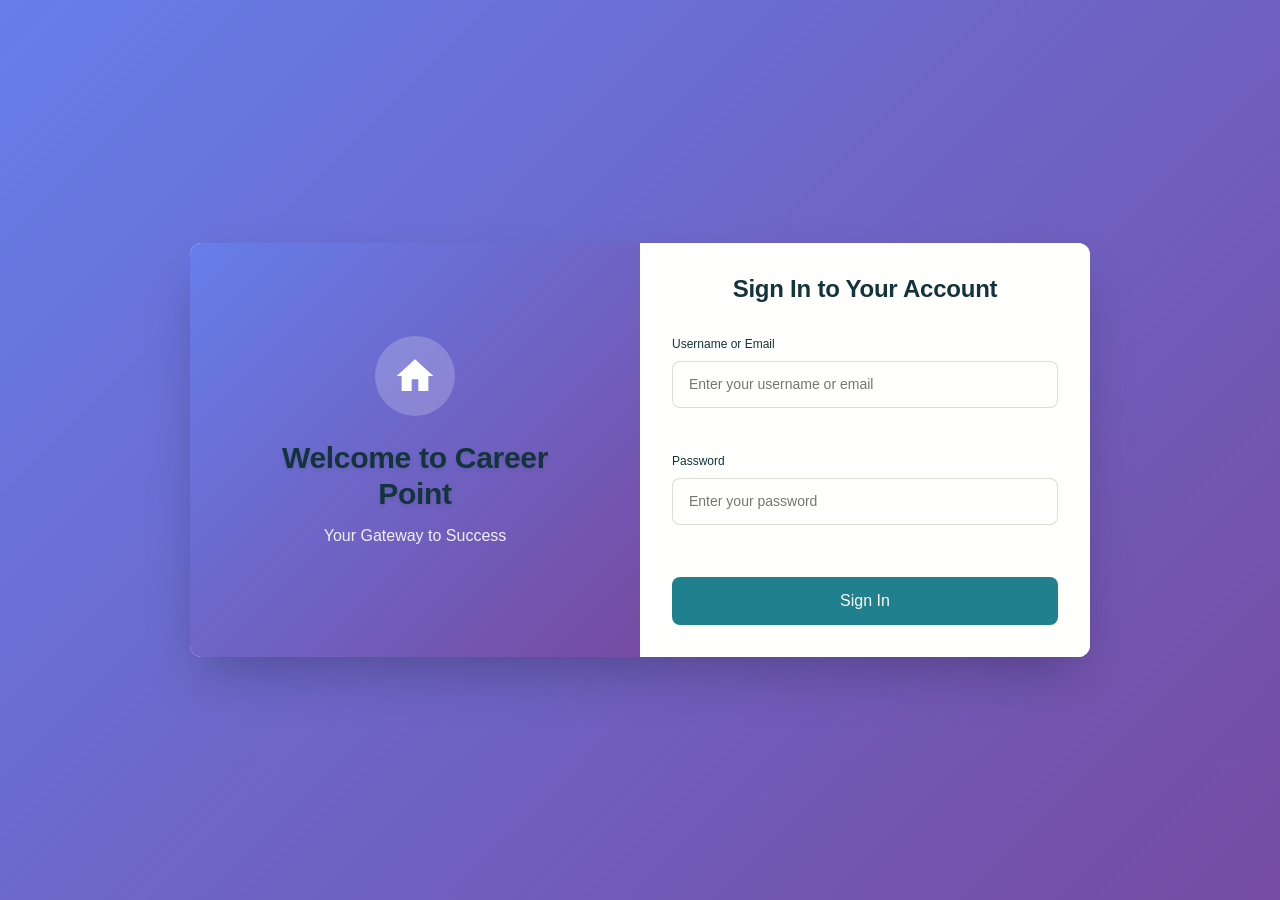
<file: index.html>
<!DOCTYPE html>
<html lang="en">

<head>
    <meta charset="UTF-8">
    <meta name="viewport" content="width=device-width, initial-scale=1.0">
    <title>Career Point - Your Gateway to Success</title>
    <link rel="stylesheet" href="index.css">
</head>

<body>
    <div class="app-container">
        <!-- Login Page -->
        <div id="loginPage" class="page login-page active">
            <div class="login-container">
                <div class="brand-section">
                    <div class="logo-wrapper">
                        <div class="logo-icon">
                            <svg viewBox="0 0 24 24" fill="currentColor">
                                <path d="M12 2L1 12h3v9h6v-7h4v7h6v-9h3L12 2z"/>
                            </svg>
                        </div>
                        <h1 class="brand-title">Welcome to Career Point</h1>
                        <p class="brand-tagline">Your Gateway to Success</p>
                    </div>
                </div>

                <div class="login-form-wrapper">
                    <form id="loginForm" class="login-form">
                        <h2 class="form-title">Sign In to Your Account</h2>

                        <div class="form-group">
                            <label for="username" class="form-label">Username or Email</label>
                            <input type="text" id="username" name="username" class="form-control" placeholder="Enter your username or email" required>
                            <div class="error-message" id="usernameError"></div>
                        </div>

                        <div class="form-group">
                            <label for="password" class="form-label">Password</label>
                            <input type="password" id="password" name="password" class="form-control" placeholder="Enter your password" required>
                            <div class="error-message" id="passwordError"></div>
                        </div>

                        <a href="dashboard.html"> <button type="submit" class="btn btn--primary btn--full-width login-btn" id="loginBtn">
                            <span class="btn-text">Sign In</span>
                            <div class="loading-spinner hidden"></div>
                        </button></a>


                </div>



                <script src="index.js"></script>
</body>

</html>
</file>
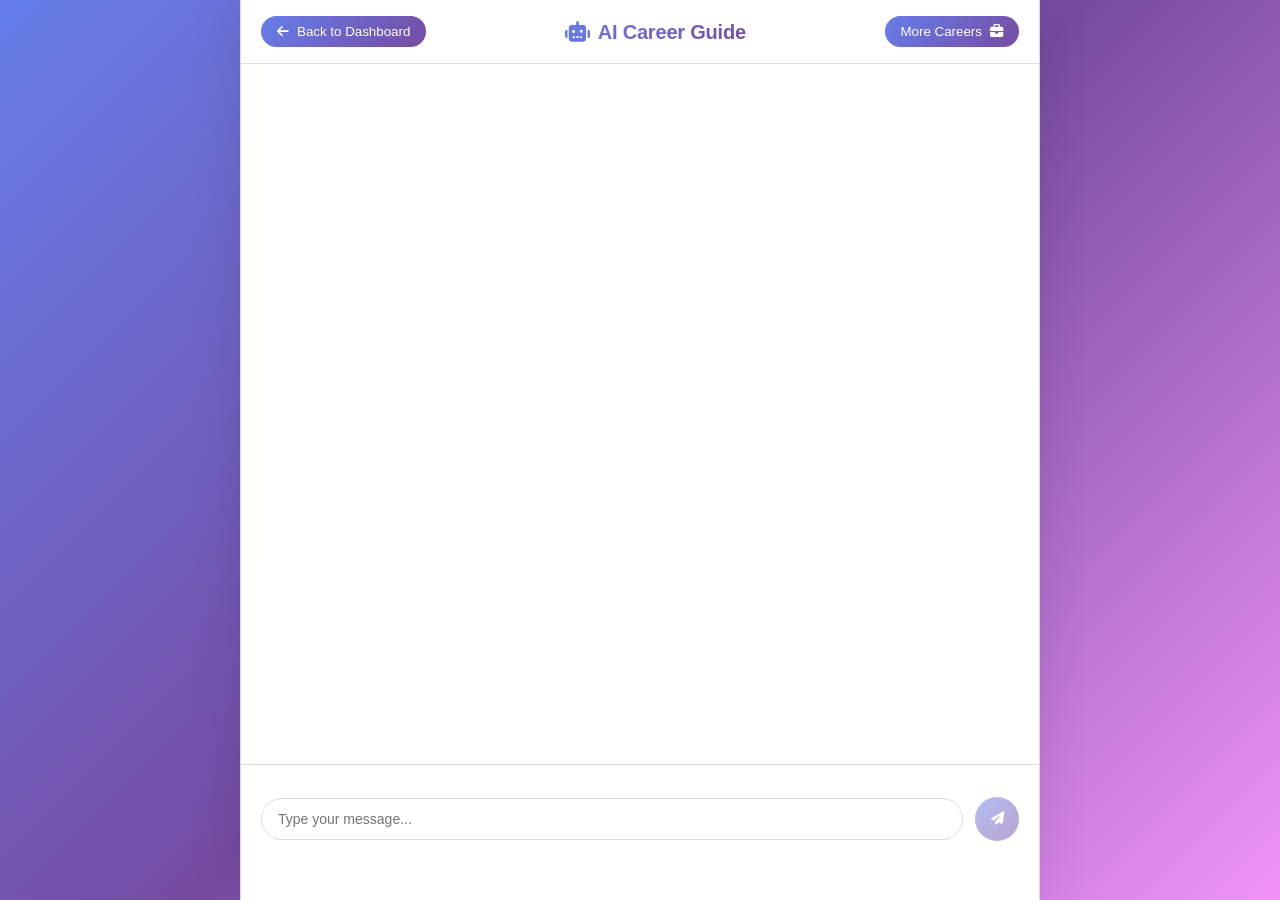
<file: chatbot.html>
<!DOCTYPE html>
<html lang="en">

<head>
    <meta charset="UTF-8">
    <meta name="viewport" content="width=device-width, initial-scale=1.0">
    <title>AI Career Guidance Assistant</title>
    <link rel="stylesheet" href="chatbot.css">
    <link href="https://cdnjs.cloudflare.com/ajax/libs/font-awesome/6.4.0/css/all.min.css" rel="stylesheet">
</head>

<body>
    <div class="app-container">
        <!-- Header -->
        <header class="app-header">
            <a href="dashboard.html"><button class="dashboard-btn" id="dashboardBtn">
            <i class="fas fa-arrow-left"></i> Back to Dashboard
            </button></a>
            <h1 class="app-title">
                <i class="fas fa-robot"></i> AI Career Guide
            </h1>
            <a href="career suitable.html"><button class="more-careers-btn" id="moreCareersBtn"> More Careers
            <i class="fas fa-briefcase"></i>
            </button></a>
        </header>

        <!-- Chat Container -->
        <div class="chat-container" id="chatContainer">
            <div class="chat-messages" id="chatMessages">
                <!-- Messages will be dynamically added here -->
            </div>

            <!-- Typing Indicator -->
            <div class="typing-indicator" id="typingIndicator">
                <div class="typing-dots">
                    <span></span>
                    <span></span>
                    <span></span>
                </div>
                <span class="typing-text">AI is thinking...</span>
            </div>
        </div>

        <!-- Assessment Progress -->
        <div class="progress-container" id="progressContainer">
            <div class="progress-bar">
                <div class="progress-fill" id="progressFill"></div>
            </div>
            <span class="progress-text" id="progressText">Assessment Progress: 0%</span>
        </div>

        <!-- Input Area -->
        <div class="input-area" id="inputArea">
            <div class="quick-replies" id="quickReplies">
                <!-- Quick reply buttons will be added dynamically -->
            </div>
            <div class="input-container">
                <input type="text" id="messageInput" placeholder="Type your message..." disabled>
                <button class="send-btn" id="sendBtn" disabled>
                    <i class="fas fa-paper-plane"></i>
                </button>
            </div>
        </div>

        <!-- Career Cards Container -->
        <div class="career-cards-container" id="careerCardsContainer">
            <!-- Career recommendation cards will be added here -->
        </div>

        <!-- Restart Button -->
        <button class="restart-btn" id="restartBtn">
            <i class="fas fa-redo"></i>
            Restart Assessment
        </button>
    </div>

    <!-- Background Particles -->
    <div class="particles" id="particles"></div>

    <script src="chatbot.js"></script>
</body>

</html>
</file>
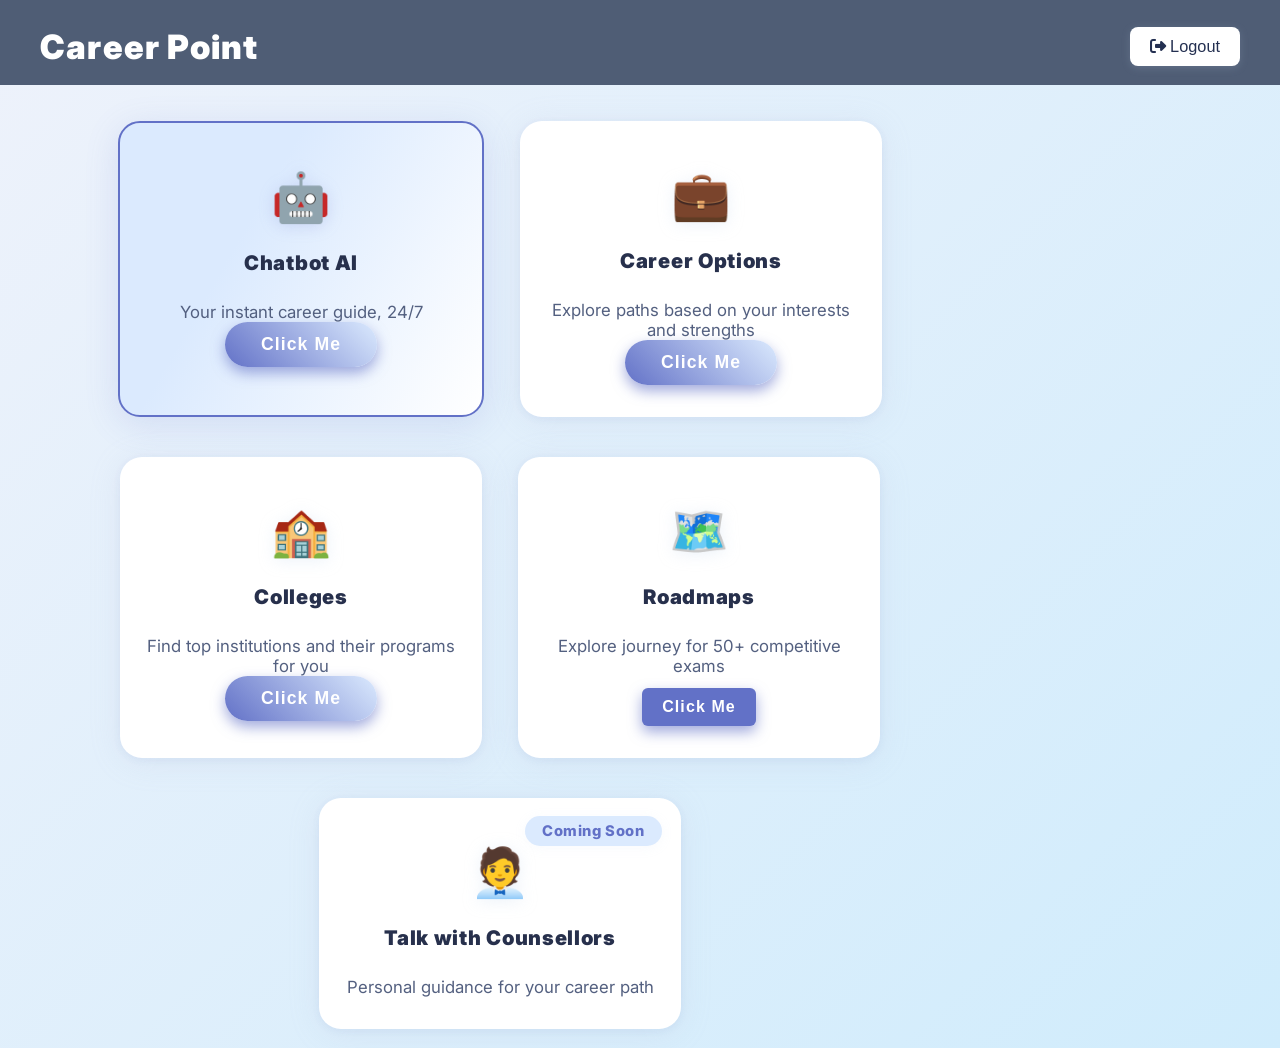
<file: dashboard.html>
<!DOCTYPE html>
<html lang="en">

<head>
    <meta charset="UTF-8">
    <meta name="viewport" content="width=device-width, initial-scale=1.0">
    <title>Career Point - Dashboard</title>
    <link rel="stylesheet" href="dashboard.css">
    <link href="https://fonts.googleapis.com/css2?family=Inter:wght@400;700;900&display=swap" rel="stylesheet">
    <!-- Font Awesome for icons -->
    <link rel="stylesheet" href="https://cdnjs.cloudflare.com/ajax/libs/font-awesome/6.4.2/css/all.min.css">
</head>

<body>
    <header class="dashboard-header">
        <h1>Career Point</h1>
        <button class="logout-btn"><i class="fas fa-sign-out-alt"></i> Logout</button>
        <!-- User Profile Card Section -->
        <!-- Avatar Emoji Example (as a button or clickable span) -->


        </div>

    </header>


    <div class="dashboard-grid">
        <!-- Chatbot AI Block (NEW, at the top) -->
        <div class="dashboard-block" id="chatbot-block">
            <div class="block-icon">🤖</div>
            <h2>Chatbot AI</h2>
            <p>Your instant career guide, 24/7</p>
            <!-- HTML -->
            <a href="chatbot.html"><button class="modern-button">Click Me</button></a>


        </div>

        <!-- Career Options Block -->
        <div class="dashboard-block">
            <div class="block-icon">💼</div>
            <h2>Career Options</h2>
            <p>Explore paths based on your interests and strengths</p>
            <a href="career suitable.html"><button class="modern-button">Click Me</button></a>

        </div>

        <!-- Colleges Block -->
        <div class="dashboard-block">
            <div class="block-icon">🏫</div>
            <h2>Colleges</h2>
            <p>Find top institutions and their programs for you</p>
            <a href="college.html"><button class="modern-button">Click Me</button></a>

        </div>
        <div id="roadmaps-block" class="dashboard-block">
            <div class="block-icon">🗺️</div>
            <h2>Roadmaps</h2>
            <p>Explore journey for 50+ competitive exams</p>
            <a href="roadmap.html"><button class="modern-button">Click Me</button></a>
        </div>

        <!-- Talk with Counsellors Block -->
        <div class="dashboard-block" id="counsellors-block">
            <div class="block-icon">🧑‍💼</div>
            <h2>Talk with Counsellors</h2>
            <p>Personal guidance for your career path</p>
            <div class="coming-soon-badge">Coming Soon</div>
        </div>
    </div>

    </main>

    <script src="dashboard.js"></script>
</body>

</html>
</file>
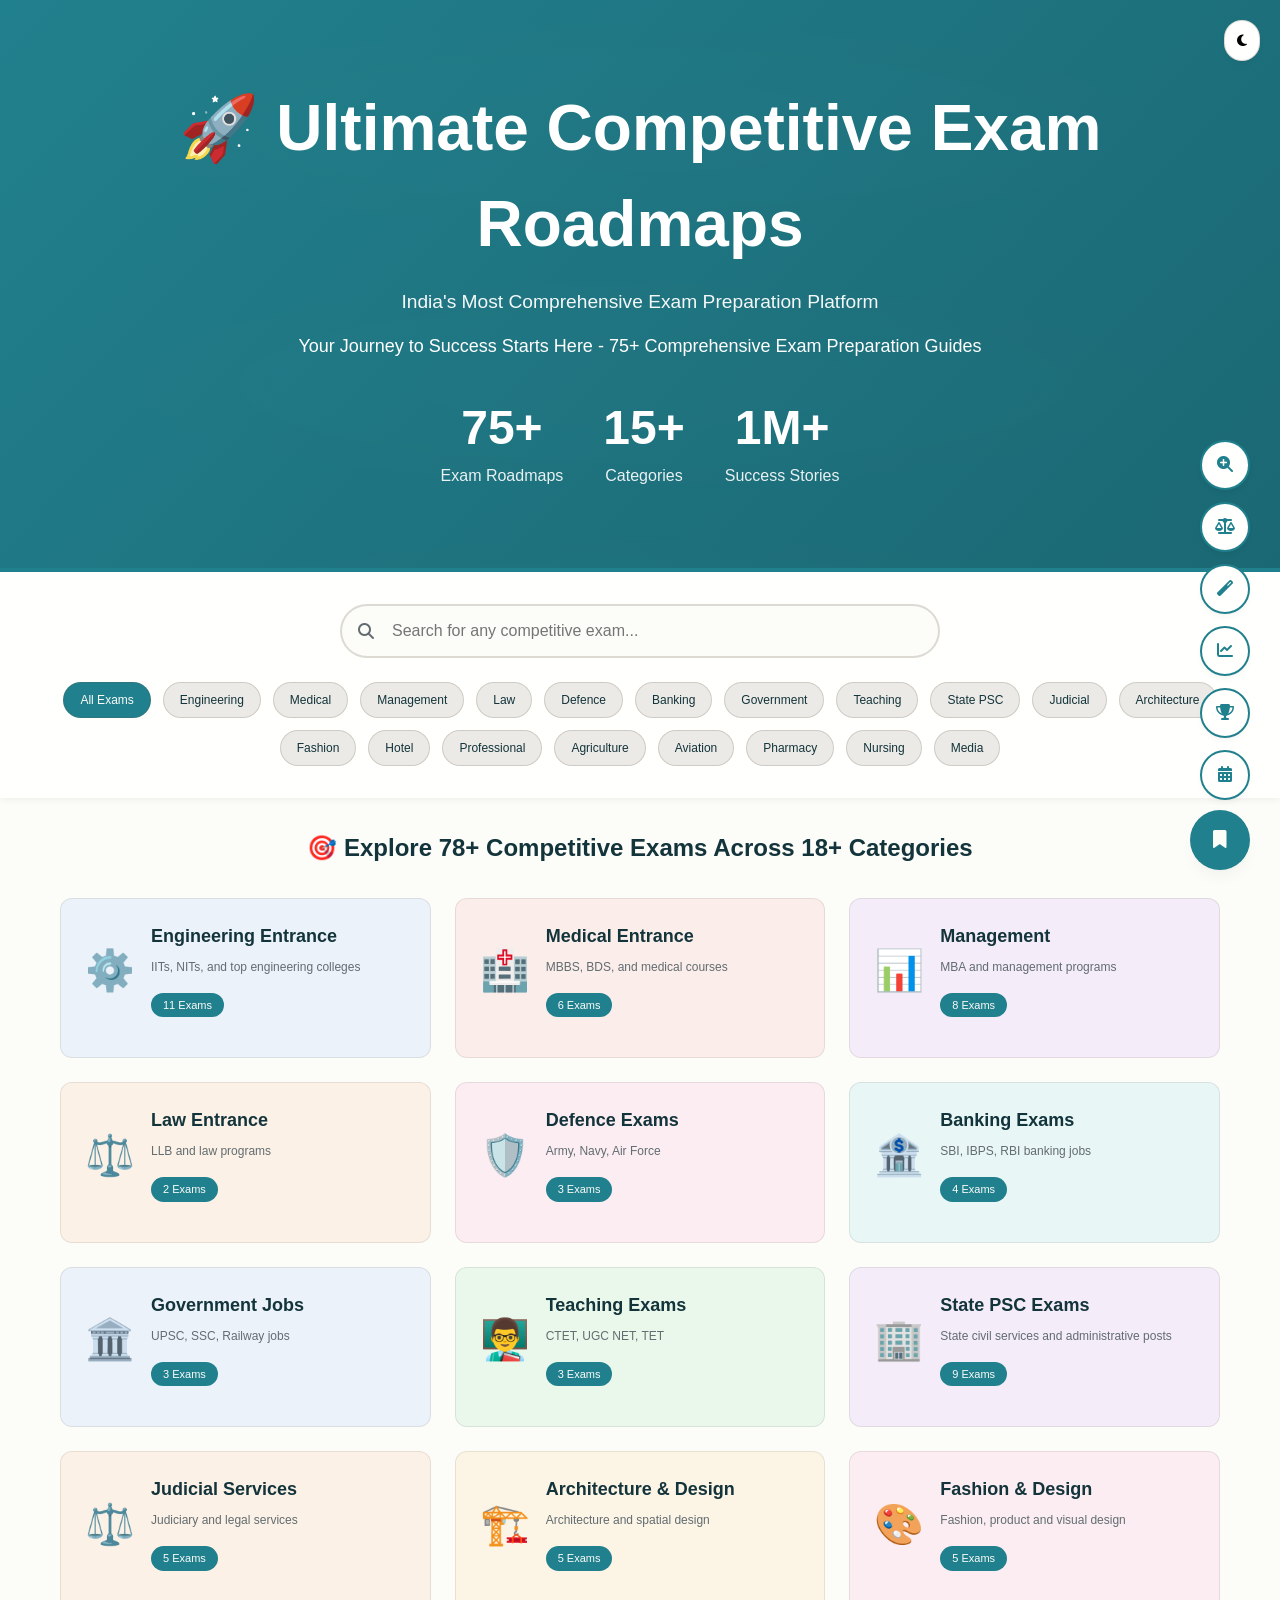
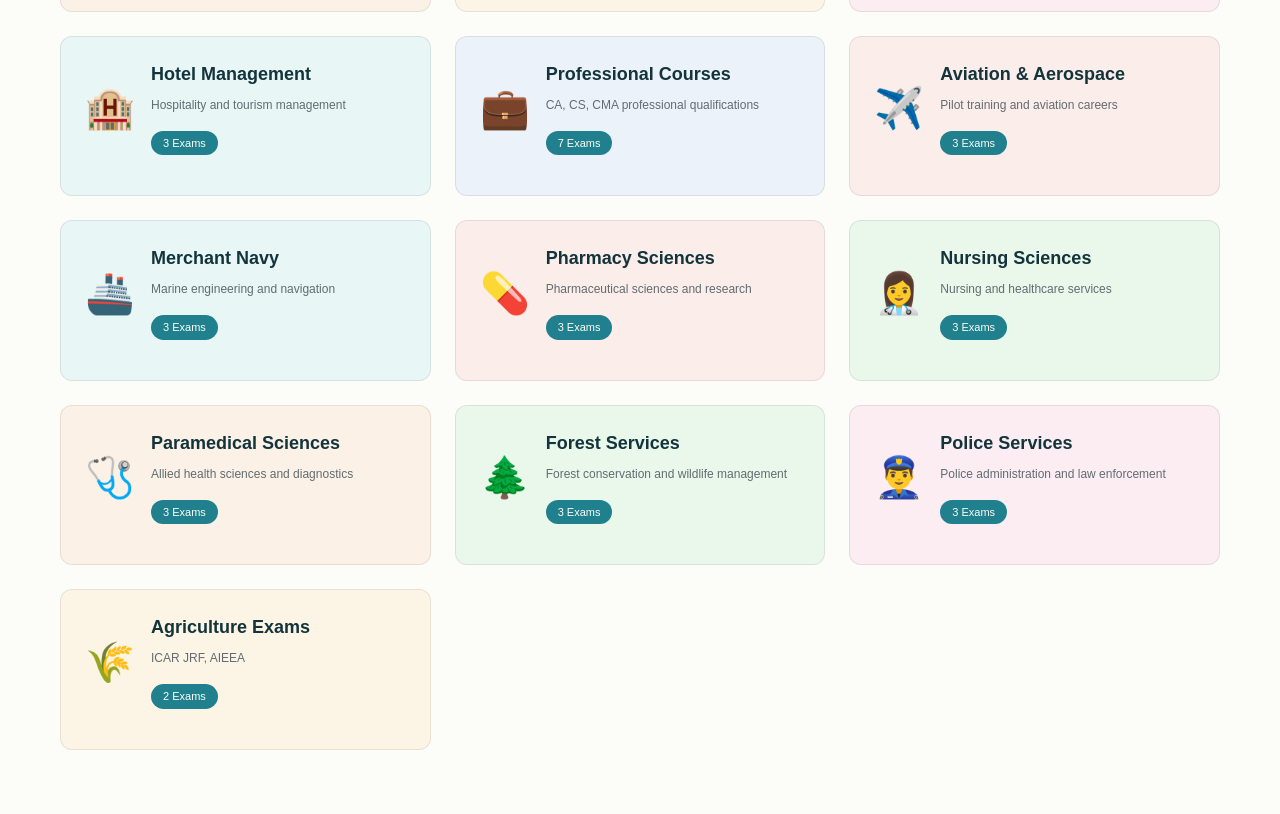
<file: roadmap.html>
<!DOCTYPE html>
<html lang="en">
<head>
    <meta charset="UTF-8">
    <meta name="viewport" content="width=device-width, initial-scale=1.0">
    <title>Ultimate Competitive Exam Roadmaps - 50+ Exam Preparation Guide</title>
    <link href="https://cdnjs.cloudflare.com/ajax/libs/font-awesome/6.4.0/css/all.min.css" rel="stylesheet">
    <style>
        /* Design System CSS */
        :root {
            /* Primitive Color Tokens */
            --color-white: rgba(255, 255, 255, 1);
            --color-black: rgba(0, 0, 0, 1);
            --color-cream-50: rgba(252, 252, 249, 1);
            --color-cream-100: rgba(255, 255, 253, 1);
            --color-gray-200: rgba(245, 245, 245, 1);
            --color-gray-300: rgba(167, 169, 169, 1);
            --color-gray-400: rgba(119, 124, 124, 1);
            --color-slate-500: rgba(98, 108, 113, 1);
            --color-brown-600: rgba(94, 82, 64, 1);
            --color-charcoal-700: rgba(31, 33, 33, 1);
            --color-charcoal-800: rgba(38, 40, 40, 1);
            --color-slate-900: rgba(19, 52, 59, 1);
            --color-teal-300: rgba(50, 184, 198, 1);
            --color-teal-400: rgba(45, 166, 178, 1);
            --color-teal-500: rgba(33, 128, 141, 1);
            --color-teal-600: rgba(29, 116, 128, 1);
            --color-teal-700: rgba(26, 104, 115, 1);
            --color-teal-800: rgba(41, 150, 161, 1);
            --color-red-400: rgba(255, 84, 89, 1);
            --color-red-500: rgba(192, 21, 47, 1);
            --color-orange-400: rgba(230, 129, 97, 1);
            --color-orange-500: rgba(168, 75, 47, 1);

            /* RGB versions for opacity control */
            --color-brown-600-rgb: 94, 82, 64;
            --color-teal-500-rgb: 33, 128, 141;
            --color-slate-900-rgb: 19, 52, 59;
            --color-slate-500-rgb: 98, 108, 113;
            --color-red-500-rgb: 192, 21, 47;
            --color-red-400-rgb: 255, 84, 89;
            --color-orange-500-rgb: 168, 75, 47;
            --color-orange-400-rgb: 230, 129, 97;

            /* Background color tokens (Light Mode) */
            --color-bg-1: rgba(59, 130, 246, 0.08);
            --color-bg-2: rgba(245, 158, 11, 0.08);
            --color-bg-3: rgba(34, 197, 94, 0.08);
            --color-bg-4: rgba(239, 68, 68, 0.08);
            --color-bg-5: rgba(147, 51, 234, 0.08);
            --color-bg-6: rgba(249, 115, 22, 0.08);
            --color-bg-7: rgba(236, 72, 153, 0.08);
            --color-bg-8: rgba(6, 182, 212, 0.08);

            /* Semantic Color Tokens (Light Mode) */
            --color-background: var(--color-cream-50);
            --color-surface: var(--color-cream-100);
            --color-text: var(--color-slate-900);
            --color-text-secondary: var(--color-slate-500);
            --color-primary: var(--color-teal-500);
            --color-primary-hover: var(--color-teal-600);
            --color-primary-active: var(--color-teal-700);
            --color-secondary: rgba(var(--color-brown-600-rgb), 0.12);
            --color-secondary-hover: rgba(var(--color-brown-600-rgb), 0.2);
            --color-secondary-active: rgba(var(--color-brown-600-rgb), 0.25);
            --color-border: rgba(var(--color-brown-600-rgb), 0.2);
            --color-btn-primary-text: var(--color-cream-50);
            --color-card-border: rgba(var(--color-brown-600-rgb), 0.12);
            --color-card-border-inner: rgba(var(--color-brown-600-rgb), 0.12);
            --color-error: var(--color-red-500);
            --color-success: var(--color-teal-500);
            --color-warning: var(--color-orange-500);
            --color-info: var(--color-slate-500);
            --color-focus-ring: rgba(var(--color-teal-500-rgb), 0.4);
            --color-select-caret: rgba(var(--color-slate-900-rgb), 0.8);

            /* Typography */
            --font-family-base: "Segoe UI", Tahoma, Geneva, Verdana, sans-serif;
            --font-family-mono: "Courier New", monospace;
            --font-size-xs: 11px;
            --font-size-sm: 12px;
            --font-size-base: 14px;
            --font-size-md: 14px;
            --font-size-lg: 16px;
            --font-size-xl: 18px;
            --font-size-2xl: 20px;
            --font-size-3xl: 24px;
            --font-size-4xl: 30px;
            --font-weight-normal: 400;
            --font-weight-medium: 500;
            --font-weight-semibold: 550;
            --font-weight-bold: 600;
            --line-height-tight: 1.2;
            --line-height-normal: 1.5;
            --letter-spacing-tight: -0.01em;

            /* Spacing */
            --space-0: 0;
            --space-1: 1px;
            --space-2: 2px;
            --space-4: 4px;
            --space-6: 6px;
            --space-8: 8px;
            --space-10: 10px;
            --space-12: 12px;
            --space-16: 16px;
            --space-20: 20px;
            --space-24: 24px;
            --space-32: 32px;

            /* Border Radius */
            --radius-sm: 6px;
            --radius-base: 8px;
            --radius-md: 10px;
            --radius-lg: 12px;
            --radius-full: 9999px;

            /* Shadows */
            --shadow-xs: 0 1px 2px rgba(0, 0, 0, 0.02);
            --shadow-sm: 0 1px 3px rgba(0, 0, 0, 0.04), 0 1px 2px rgba(0, 0, 0, 0.02);
            --shadow-md: 0 4px 6px -1px rgba(0, 0, 0, 0.04), 0 2px 4px -1px rgba(0, 0, 0, 0.02);
            --shadow-lg: 0 10px 15px -3px rgba(0, 0, 0, 0.04), 0 4px 6px -2px rgba(0, 0, 0, 0.02);
            --shadow-inset-sm: inset 0 1px 0 rgba(255, 255, 255, 0.15), inset 0 -1px 0 rgba(0, 0, 0, 0.03);

            /* Animation */
            --duration-fast: 150ms;
            --duration-normal: 250ms;
            --ease-standard: cubic-bezier(0.16, 1, 0.3, 1);

            /* Layout */
            --container-sm: 640px;
            --container-md: 768px;
            --container-lg: 1024px;
            --container-xl: 1280px;
        }

        /* Dark mode colors */
        @media (prefers-color-scheme: dark) {
            :root {
                --color-gray-400-rgb: 119, 124, 124;
                --color-teal-300-rgb: 50, 184, 198;
                --color-gray-300-rgb: 167, 169, 169;
                --color-gray-200-rgb: 245, 245, 245;
                --color-bg-1: rgba(29, 78, 216, 0.15);
                --color-bg-2: rgba(180, 83, 9, 0.15);
                --color-bg-3: rgba(21, 128, 61, 0.15);
                --color-bg-4: rgba(185, 28, 28, 0.15);
                --color-bg-5: rgba(107, 33, 168, 0.15);
                --color-bg-6: rgba(194, 65, 12, 0.15);
                --color-bg-7: rgba(190, 24, 93, 0.15);
                --color-bg-8: rgba(8, 145, 178, 0.15);
                --color-background: var(--color-charcoal-700);
                --color-surface: var(--color-charcoal-800);
                --color-text: var(--color-gray-200);
                --color-text-secondary: rgba(var(--color-gray-300-rgb), 0.7);
                --color-primary: var(--color-teal-300);
                --color-primary-hover: var(--color-teal-400);
                --color-primary-active: var(--color-teal-800);
                --color-secondary: rgba(var(--color-gray-400-rgb), 0.15);
                --color-secondary-hover: rgba(var(--color-gray-400-rgb), 0.25);
                --color-secondary-active: rgba(var(--color-gray-400-rgb), 0.3);
                --color-border: rgba(var(--color-gray-400-rgb), 0.3);
                --color-error: var(--color-red-400);
                --color-success: var(--color-teal-300);
                --color-warning: var(--color-orange-400);
                --color-info: var(--color-gray-300);
                --color-focus-ring: rgba(var(--color-teal-300-rgb), 0.4);
                --color-btn-primary-text: var(--color-slate-900);
                --color-card-border: rgba(var(--color-gray-400-rgb), 0.2);
                --color-card-border-inner: rgba(var(--color-gray-400-rgb), 0.15);
                --shadow-inset-sm: inset 0 1px 0 rgba(255, 255, 255, 0.1), inset 0 -1px 0 rgba(0, 0, 0, 0.15);
                --color-select-caret: rgba(var(--color-gray-200-rgb), 0.8);
            }
        }

        [data-theme="dark"] {
            --color-gray-400-rgb: 119, 124, 124;
            --color-teal-300-rgb: 50, 184, 198;
            --color-gray-300-rgb: 167, 169, 169;
            --color-gray-200-rgb: 245, 245, 245;
            --color-bg-1: rgba(29, 78, 216, 0.15);
            --color-bg-2: rgba(180, 83, 9, 0.15);
            --color-bg-3: rgba(21, 128, 61, 0.15);
            --color-bg-4: rgba(185, 28, 28, 0.15);
            --color-bg-5: rgba(107, 33, 168, 0.15);
            --color-bg-6: rgba(194, 65, 12, 0.15);
            --color-bg-7: rgba(190, 24, 93, 0.15);
            --color-bg-8: rgba(8, 145, 178, 0.15);
            --color-background: var(--color-charcoal-700);
            --color-surface: var(--color-charcoal-800);
            --color-text: var(--color-gray-200);
            --color-text-secondary: rgba(var(--color-gray-300-rgb), 0.7);
            --color-primary: var(--color-teal-300);
            --color-primary-hover: var(--color-teal-400);
            --color-primary-active: var(--color-teal-800);
            --color-secondary: rgba(var(--color-gray-400-rgb), 0.15);
            --color-secondary-hover: rgba(var(--color-gray-400-rgb), 0.25);
            --color-secondary-active: rgba(var(--color-gray-400-rgb), 0.3);
            --color-border: rgba(var(--color-gray-400-rgb), 0.3);
            --color-error: var(--color-red-400);
            --color-success: var(--color-teal-300);
            --color-warning: var(--color-orange-400);
            --color-info: var(--color-gray-300);
            --color-focus-ring: rgba(var(--color-teal-300-rgb), 0.4);
            --color-btn-primary-text: var(--color-slate-900);
            --color-card-border: rgba(var(--color-gray-400-rgb), 0.2);
            --color-card-border-inner: rgba(var(--color-gray-400-rgb), 0.15);
            --shadow-inset-sm: inset 0 1px 0 rgba(255, 255, 255, 0.1), inset 0 -1px 0 rgba(0, 0, 0, 0.15);
            --color-select-caret: rgba(var(--color-gray-200-rgb), 0.8);
        }

        * {
            margin: 0;
            padding: 0;
            box-sizing: border-box;
        }

        body {
            font-family: var(--font-family-base);
            background-color: var(--color-background);
            color: var(--color-text);
            line-height: var(--line-height-normal);
            transition: all var(--duration-normal) ease;
        }

        /* Hero Section */
        .hero {
            background: linear-gradient(135deg, var(--color-primary) 0%, var(--color-teal-700) 100%);
            color: var(--color-white);
            padding: 80px 20px;
            text-align: center;
            position: relative;
            overflow: hidden;
        }

        .hero::before {
            content: '';
            position: absolute;
            top: 0;
            left: 0;
            right: 0;
            bottom: 0;
            background: url('data:image/svg+xml,<svg xmlns="http://www.w3.org/2000/svg" viewBox="0 0 100 20"><defs><radialGradient id="a" cx="50%" cy="50%" r="50%"><stop offset="0%" stop-color="%23fff" stop-opacity=".1"/><stop offset="100%" stop-color="%23fff" stop-opacity="0"/></radialGradient></defs><rect width="100" height="20" fill="url(%23a)"/></svg>');
            opacity: 0.1;
            animation: float 6s ease-in-out infinite;
        }

        @keyframes float {
            0%, 100% { transform: translateY(0px); }
            50% { transform: translateY(-20px); }
        }

        .hero-content {
            position: relative;
            z-index: 1;
            max-width: 1200px;
            margin: 0 auto;
        }

        .hero h1 {
            font-size: clamp(2rem, 5vw, 4rem);
            font-weight: var(--font-weight-bold);
            margin-bottom: var(--space-16);
            animation: slideUp 1s ease-out;
        }

        .hero p {
            font-size: var(--font-size-xl);
            opacity: 0.9;
            margin-bottom: var(--space-32);
            animation: slideUp 1s ease-out 0.2s both;
        }

        @keyframes slideUp {
            from {
                opacity: 0;
                transform: translateY(30px);
            }
            to {
                opacity: 1;
                transform: translateY(0);
            }
        }

        /* Search and Filters */
        .search-section {
            background: var(--color-surface);
            padding: var(--space-32) var(--space-20);
            box-shadow: var(--shadow-md);
            border-top: 4px solid var(--color-primary);
        }

        .search-container {
            max-width: 1200px;
            margin: 0 auto;
            display: flex;
            flex-direction: column;
            gap: var(--space-24);
        }

        .search-bar {
            position: relative;
            max-width: 600px;
            margin: 0 auto;
            width: 100%;
        }

        .search-bar input {
            width: 100%;
            padding: var(--space-16) var(--space-20) var(--space-16) 50px;
            border: 2px solid var(--color-border);
            border-radius: var(--radius-full);
            font-size: var(--font-size-lg);
            background: var(--color-background);
            color: var(--color-text);
            transition: all var(--duration-normal) ease;
        }

        .search-bar input:focus {
            outline: none;
            border-color: var(--color-primary);
            box-shadow: 0 0 0 3px var(--color-focus-ring);
        }

        .search-bar i {
            position: absolute;
            left: 18px;
            top: 50%;
            transform: translateY(-50%);
            color: var(--color-text-secondary);
            font-size: var(--font-size-lg);
        }

        .filter-tags {
            display: flex;
            flex-wrap: wrap;
            gap: var(--space-12);
            justify-content: center;
        }

        .filter-tag {
            padding: var(--space-8) var(--space-16);
            background: var(--color-secondary);
            border: 1px solid var(--color-border);
            border-radius: var(--radius-full);
            cursor: pointer;
            transition: all var(--duration-normal) ease;
            font-size: var(--font-size-sm);
            font-weight: var(--font-weight-medium);
        }

        .filter-tag:hover {
            background: var(--color-primary);
            color: var(--color-btn-primary-text);
            transform: translateY(-2px);
            box-shadow: var(--shadow-md);
        }

        .filter-tag.active {
            background: var(--color-primary);
            color: var(--color-btn-primary-text);
        }

        /* Theme Toggle */
        .theme-toggle {
            position: fixed;
            top: 20px;
            right: 20px;
            z-index: 1000;
            background: var(--color-surface);
            border: 1px solid var(--color-border);
            border-radius: var(--radius-full);
            padding: var(--space-12);
            cursor: pointer;
            transition: all var(--duration-normal) ease;
            box-shadow: var(--shadow-md);
        }

        .theme-toggle:hover {
            background: var(--color-secondary);
            transform: rotate(180deg);
        }

        /* Category Grid */
        .categories {
            padding: var(--space-32) var(--space-20);
            max-width: 1200px;
            margin: 0 auto;
        }

        .section-title {
            text-align: center;
            font-size: var(--font-size-3xl);
            font-weight: var(--font-weight-bold);
            margin-bottom: var(--space-32);
            color: var(--color-text);
        }

        .category-grid {
            display: grid;
            grid-template-columns: repeat(auto-fit, minmax(300px, 1fr));
            gap: var(--space-24);
            margin-bottom: var(--space-32);
        }

        .category-card {
            background: var(--color-surface);
            border: 1px solid var(--color-card-border);
            border-radius: var(--radius-lg);
            padding: var(--space-24);
            transition: all var(--duration-normal) ease;
            cursor: pointer;
            position: relative;
            overflow: hidden;
        }

        .category-card::before {
            content: '';
            position: absolute;
            top: 0;
            left: -100%;
            width: 100%;
            height: 100%;
            background: linear-gradient(90deg, transparent, rgba(255,255,255,0.1), transparent);
            transition: left 0.5s;
        }

        .category-card:hover::before {
            left: 100%;
        }

        .category-card:hover {
            transform: translateY(-8px);
            box-shadow: var(--shadow-lg);
            border-color: var(--color-primary);
        }

        .category-header {
            display: flex;
            align-items: center;
            margin-bottom: var(--space-16);
        }

        .category-icon {
            font-size: 2.5rem;
            margin-right: var(--space-16);
        }

        .category-card h3 {
            font-size: var(--font-size-xl);
            font-weight: var(--font-weight-semibold);
            margin-bottom: var(--space-8);
        }

        .category-description {
            color: var(--color-text-secondary);
            margin-bottom: var(--space-16);
            font-size: var(--font-size-sm);
        }

        .exam-count {
            display: inline-block;
            background: var(--color-primary);
            color: var(--color-btn-primary-text);
            padding: var(--space-4) var(--space-12);
            border-radius: var(--radius-full);
            font-size: var(--font-size-xs);
            font-weight: var(--font-weight-medium);
        }

        /* Exam Details Modal */
        .modal {
            display: none;
            position: fixed;
            top: 0;
            left: 0;
            width: 100%;
            height: 100%;
            background: rgba(0, 0, 0, 0.5);
            z-index: 2000;
            animation: fadeIn 0.3s ease;
        }

        .modal.active {
            display: flex;
            align-items: center;
            justify-content: center;
            padding: var(--space-20);
        }

        @keyframes fadeIn {
            from { opacity: 0; }
            to { opacity: 1; }
        }

        .modal-content {
            background: var(--color-surface);
            border-radius: var(--radius-lg);
            max-width: 900px;
            width: 100%;
            max-height: 90vh;
            overflow-y: auto;
            position: relative;
            animation: slideIn 0.3s ease;
        }

        @keyframes slideIn {
            from {
                opacity: 0;
                transform: scale(0.9) translateY(-20px);
            }
            to {
                opacity: 1;
                transform: scale(1) translateY(0);
            }
        }

        .modal-header {
            padding: var(--space-24);
            border-bottom: 1px solid var(--color-card-border-inner);
            display: flex;
            align-items: center;
            justify-content: space-between;
        }

        .modal-header h2 {
            font-size: var(--font-size-2xl);
            font-weight: var(--font-weight-bold);
        }

        .close-btn {
            background: none;
            border: none;
            font-size: var(--font-size-2xl);
            cursor: pointer;
            color: var(--color-text-secondary);
            padding: var(--space-8);
            border-radius: var(--radius-sm);
            transition: all var(--duration-normal) ease;
        }

        .close-btn:hover {
            background: var(--color-secondary);
            color: var(--color-text);
        }

        .modal-body {
            padding: var(--space-24);
        }

        .exam-info {
            display: grid;
            grid-template-columns: repeat(auto-fit, minmax(250px, 1fr));
            gap: var(--space-16);
            margin-bottom: var(--space-24);
        }

        .info-item {
            background: var(--color-bg-1);
            padding: var(--space-16);
            border-radius: var(--radius-md);
            border: 1px solid var(--color-card-border);
        }

        .info-label {
            font-weight: var(--font-weight-semibold);
            color: var(--color-text-secondary);
            font-size: var(--font-size-sm);
            margin-bottom: var(--space-4);
        }

        .info-value {
            font-weight: var(--font-weight-medium);
        }

        .tabs {
            display: flex;
            border-bottom: 1px solid var(--color-card-border);
            margin-bottom: var(--space-24);
        }

        .tab {
            padding: var(--space-12) var(--space-20);
            background: none;
            border: none;
            cursor: pointer;
            font-size: var(--font-size-md);
            font-weight: var(--font-weight-medium);
            color: var(--color-text-secondary);
            transition: all var(--duration-normal) ease;
            border-bottom: 2px solid transparent;
        }

        .tab:hover {
            color: var(--color-primary);
        }

        .tab.active {
            color: var(--color-primary);
            border-bottom-color: var(--color-primary);
        }

        .tab-content {
            display: none;
        }

        .tab-content.active {
            display: block;
            animation: fadeInUp 0.3s ease;
        }

        @keyframes fadeInUp {
            from {
                opacity: 0;
                transform: translateY(20px);
            }
            to {
                opacity: 1;
                transform: translateY(0);
            }
        }

        .roadmap-phase {
            background: var(--color-bg-2);
            border: 1px solid var(--color-card-border);
            border-radius: var(--radius-md);
            padding: var(--space-20);
            margin-bottom: var(--space-16);
        }

        .phase-title {
            font-weight: var(--font-weight-semibold);
            font-size: var(--font-size-lg);
            margin-bottom: var(--space-12);
            display: flex;
            align-items: center;
        }

        .phase-number {
            background: var(--color-primary);
            color: var(--color-btn-primary-text);
            width: 30px;
            height: 30px;
            border-radius: 50%;
            display: flex;
            align-items: center;
            justify-content: center;
            margin-right: var(--space-12);
            font-size: var(--font-size-sm);
            font-weight: var(--font-weight-bold);
        }

        .tips-list {
            list-style: none;
        }

        .tips-list li {
            padding: var(--space-8) 0;
            padding-left: var(--space-24);
            position: relative;
            border-bottom: 1px solid var(--color-card-border-inner);
        }

        .tips-list li:last-child {
            border-bottom: none;
        }

        .tips-list li::before {
            content: '✓';
            position: absolute;
            left: 0;
            color: var(--color-success);
            font-weight: bold;
        }

        .bookmark-btn {
            position: absolute;
            top: var(--space-16);
            right: var(--space-16);
            background: none;
            border: none;
            font-size: var(--font-size-xl);
            cursor: pointer;
            color: var(--color-text-secondary);
            transition: all var(--duration-normal) ease;
        }

        .bookmark-btn:hover {
            color: var(--color-warning);
            transform: scale(1.1);
        }

        .bookmark-btn.bookmarked {
            color: var(--color-warning);
        }

        /* Progress Tracking */
        .progress-section {
            background: var(--color-bg-3);
            border: 1px solid var(--color-card-border);
            border-radius: var(--radius-md);
            padding: var(--space-20);
            margin-bottom: var(--space-24);
        }

        .progress-title {
            font-weight: var(--font-weight-semibold);
            margin-bottom: var(--space-16);
            display: flex;
            align-items: center;
            justify-content: space-between;
        }

        .progress-bar {
            background: var(--color-secondary);
            height: 8px;
            border-radius: var(--radius-sm);
            overflow: hidden;
            margin-bottom: var(--space-12);
        }

        .progress-fill {
            height: 100%;
            background: var(--color-success);
            transition: width var(--duration-normal) ease;
        }

        .progress-actions {
            display: flex;
            gap: var(--space-12);
        }

        .btn {
            padding: var(--space-8) var(--space-16);
            background: var(--color-primary);
            color: var(--color-btn-primary-text);
            border: none;
            border-radius: var(--radius-sm);
            cursor: pointer;
            font-size: var(--font-size-sm);
            font-weight: var(--font-weight-medium);
            transition: all var(--duration-normal) ease;
        }

        .btn:hover {
            background: var(--color-primary-hover);
            transform: translateY(-1px);
        }

        .btn-secondary {
            background: var(--color-secondary);
            color: var(--color-text);
        }

        .btn-secondary:hover {
            background: var(--color-secondary-hover);
        }

        /* Floating Action Button */
        .fab {
            position: fixed;
            bottom: 30px;
            right: 30px;
            width: 60px;
            height: 60px;
            background: var(--color-primary);
            color: var(--color-btn-primary-text);
            border: none;
            border-radius: 50%;
            font-size: var(--font-size-xl);
            cursor: pointer;
            box-shadow: var(--shadow-lg);
            transition: all var(--duration-normal) ease;
            z-index: 1000;
        }

        .fab:hover {
            background: var(--color-primary-hover);
            transform: scale(1.1);
        }

        /* Responsive Design */
        @media (max-width: 768px) {
            .hero {
                padding: 60px 20px;
            }

            .search-container {
                padding: 0 var(--space-16);
            }

            .category-grid {
                grid-template-columns: 1fr;
            }

            .modal-content {
                margin: var(--space-16);
                max-height: calc(100vh - 32px);
            }

            .exam-info {
                grid-template-columns: 1fr;
            }

            .tabs {
                overflow-x: auto;
                scrollbar-width: none;
                -ms-overflow-style: none;
            }

            .tabs::-webkit-scrollbar {
                display: none;
            }

            .filter-tags {
                justify-content: flex-start;
                overflow-x: auto;
                scrollbar-width: none;
            }

            .filter-tags::-webkit-scrollbar {
                display: none;
            }
        }

        /* Loading Animation */
        .loading {
            display: flex;
            justify-content: center;
            align-items: center;
            padding: var(--space-32);
        }

        .spinner {
            width: 40px;
            height: 40px;
            border: 4px solid var(--color-secondary);
            border-top: 4px solid var(--color-primary);
            border-radius: 50%;
            animation: spin 1s linear infinite;
        }

        @keyframes spin {
            0% { transform: rotate(0deg); }
            100% { transform: rotate(360deg); }
        }

        /* Status Badges */
        .difficulty-badge {
            display: inline-block;
            padding: var(--space-4) var(--space-8);
            border-radius: var(--radius-sm);
            font-size: var(--font-size-xs);
            font-weight: var(--font-weight-medium);
            text-transform: uppercase;
        }

        .difficulty-badge.high {
            background: rgba(var(--color-red-500-rgb), 0.15);
            color: var(--color-error);
        }

        .difficulty-badge.medium {
            background: rgba(var(--color-orange-500-rgb), 0.15);
            color: var(--color-warning);
        }

        .difficulty-badge.very-high {
            background: rgba(var(--color-red-400-rgb), 0.15);
            color: var(--color-red-400);
        }

        /* Advanced Features Styling */
        .comparison-tool {
            background: var(--color-bg-3);
            border: 1px solid var(--color-card-border);
            border-radius: var(--radius-lg);
            padding: var(--space-24);
            margin-bottom: var(--space-24);
        }

        .comparison-grid {
            display: grid;
            grid-template-columns: repeat(auto-fit, minmax(300px, 1fr));
            gap: var(--space-16);
            margin-top: var(--space-16);
        }

        .compare-card {
            background: var(--color-surface);
            border: 2px solid var(--color-card-border);
            border-radius: var(--radius-md);
            padding: var(--space-16);
            position: relative;
            transition: all var(--duration-normal) ease;
        }

        .compare-card.selected {
            border-color: var(--color-primary);
            background: var(--color-bg-1);
        }

        .compare-remove {
            position: absolute;
            top: var(--space-8);
            right: var(--space-8);
            background: var(--color-error);
            color: var(--color-white);
            border: none;
            border-radius: 50%;
            width: 24px;
            height: 24px;
            font-size: var(--font-size-xs);
            cursor: pointer;
            transition: all var(--duration-normal) ease;
        }

        .compare-remove:hover {
            transform: scale(1.1);
        }

        .smart-recommendations {
            background: linear-gradient(135deg, var(--color-bg-2), var(--color-bg-3));
            border: 1px solid var(--color-card-border);
            border-radius: var(--radius-lg);
            padding: var(--space-24);
            margin-bottom: var(--space-24);
        }

        .recommendation-card {
            background: var(--color-surface);
            border: 1px solid var(--color-card-border);
            border-radius: var(--radius-md);
            padding: var(--space-16);
            margin-bottom: var(--space-16);
            display: flex;
            align-items: center;
            gap: var(--space-16);
            transition: all var(--duration-normal) ease;
        }

        .recommendation-card:hover {
            transform: translateX(8px);
            box-shadow: var(--shadow-md);
        }

        .recommendation-icon {
            font-size: 2rem;
            flex-shrink: 0;
        }

        .analytics-dashboard {
            display: grid;
            grid-template-columns: repeat(auto-fit, minmax(250px, 1fr));
            gap: var(--space-16);
            margin-bottom: var(--space-24);
        }

        .analytics-card {
            background: var(--color-surface);
            border: 1px solid var(--color-card-border);
            border-radius: var(--radius-lg);
            padding: var(--space-20);
            text-align: center;
            position: relative;
            overflow: hidden;
        }

        .analytics-card::before {
            content: '';
            position: absolute;
            top: 0;
            left: 0;
            right: 0;
            height: 4px;
            background: linear-gradient(90deg, var(--color-primary), var(--color-teal-300));
        }

        .analytics-number {
            font-size: var(--font-size-3xl);
            font-weight: var(--font-weight-bold);
            color: var(--color-primary);
            margin-bottom: var(--space-8);
        }

        .analytics-label {
            color: var(--color-text-secondary);
            font-size: var(--font-size-sm);
            font-weight: var(--font-weight-medium);
        }

        .floating-tools {
            position: fixed;
            bottom: 100px;
            right: 30px;
            display: flex;
            flex-direction: column;
            gap: var(--space-12);
            z-index: 1000;
        }

        .tool-btn {
            width: 50px;
            height: 50px;
            background: var(--color-surface);
            border: 2px solid var(--color-primary);
            border-radius: 50%;
            color: var(--color-primary);
            font-size: var(--font-size-lg);
            cursor: pointer;
            transition: all var(--duration-normal) ease;
            box-shadow: var(--shadow-md);
        }

        .tool-btn:hover {
            background: var(--color-primary);
            color: var(--color-btn-primary-text);
            transform: scale(1.1);
        }

        .advanced-search {
            background: var(--color-surface);
            border: 1px solid var(--color-card-border);
            border-radius: var(--radius-lg);
            padding: var(--space-24);
            margin-bottom: var(--space-24);
            display: none;
        }

        .advanced-search.active {
            display: block;
            animation: slideDown 0.3s ease;
        }

        @keyframes slideDown {
            from {
                opacity: 0;
                transform: translateY(-20px);
            }
            to {
                opacity: 1;
                transform: translateY(0);
            }
        }

        .search-filters {
            display: grid;
            grid-template-columns: repeat(auto-fit, minmax(200px, 1fr));
            gap: var(--space-16);
            margin-bottom: var(--space-20);
        }

        .filter-group {
            display: flex;
            flex-direction: column;
            gap: var(--space-8);
        }

        .filter-label {
            font-weight: var(--font-weight-medium);
            font-size: var(--font-size-sm);
            color: var(--color-text-secondary);
        }

        .filter-select {
            padding: var(--space-8) var(--space-12);
            border: 1px solid var(--color-border);
            border-radius: var(--radius-sm);
            background: var(--color-background);
            color: var(--color-text);
            font-size: var(--font-size-sm);
        }

        .achievement-badge {
            display: inline-flex;
            align-items: center;
            gap: var(--space-8);
            background: linear-gradient(135deg, var(--color-success), var(--color-teal-300));
            color: var(--color-white);
            padding: var(--space-8) var(--space-16);
            border-radius: var(--radius-full);
            font-size: var(--font-size-sm);
            font-weight: var(--font-weight-medium);
            margin: var(--space-4);
            animation: pulse 2s infinite;
        }

        @keyframes pulse {
            0%, 100% { transform: scale(1); }
            50% { transform: scale(1.05); }
        }

        .success-stories {
            background: var(--color-bg-1);
            border: 1px solid var(--color-card-border);
            border-radius: var(--radius-lg);
            padding: var(--space-24);
            margin-bottom: var(--space-24);
        }

        .story-carousel {
            display: flex;
            gap: var(--space-16);
            overflow-x: auto;
            padding-bottom: var(--space-16);
            scrollbar-width: thin;
        }

        .story-card {
            min-width: 300px;
            background: var(--color-surface);
            border: 1px solid var(--color-card-border);
            border-radius: var(--radius-md);
            padding: var(--space-20);
            position: relative;
        }

        .story-quote {
            font-style: italic;
            margin-bottom: var(--space-16);
            position: relative;
            padding-left: var(--space-24);
        }

        .story-quote::before {
            content: '"';
            position: absolute;
            left: 0;
            top: -10px;
            font-size: 3rem;
            color: var(--color-primary);
            opacity: 0.3;
        }

        .story-author {
            display: flex;
            align-items: center;
            gap: var(--space-12);
            font-weight: var(--font-weight-medium);
        }

        .study-planner {
            background: var(--color-surface);
            border: 1px solid var(--color-card-border);
            border-radius: var(--radius-lg);
            padding: var(--space-24);
            margin-bottom: var(--space-24);
        }

        .planner-calendar {
            display: grid;
            grid-template-columns: repeat(7, 1fr);
            gap: var(--space-4);
            margin-top: var(--space-16);
        }

        .calendar-day {
            aspect-ratio: 1;
            background: var(--color-bg-1);
            border: 1px solid var(--color-card-border);
            border-radius: var(--radius-sm);
            display: flex;
            align-items: center;
            justify-content: center;
            font-size: var(--font-size-sm);
            cursor: pointer;
            transition: all var(--duration-normal) ease;
        }

        .calendar-day:hover {
            background: var(--color-primary);
            color: var(--color-btn-primary-text);
        }

        .calendar-day.has-study {
            background: var(--color-success);
            color: var(--color-white);
        }

        .calendar-day.today {
            border: 2px solid var(--color-primary);
            font-weight: var(--font-weight-bold);
        }

        /* Scrollbar Styling */
        ::-webkit-scrollbar {
            width: 8px;
        }

        ::-webkit-scrollbar-track {
            background: var(--color-secondary);
            border-radius: var(--radius-sm);
        }

        ::-webkit-scrollbar-thumb {
            background: var(--color-primary);
            border-radius: var(--radius-sm);
        }

        ::-webkit-scrollbar-thumb:hover {
            background: var(--color-primary-hover);
        }
    </style>
</head>
<body>
    <!-- Theme Toggle -->
    <button class="theme-toggle" onclick="toggleTheme()">
        <i class="fas fa-moon" id="theme-icon"></i>
    </button>

    <!-- Hero Section -->
    <section class="hero">
        <div class="hero-content">
            <h1>🚀 Ultimate Competitive Exam Roadmaps</h1>
            <div style="font-size: 1.2rem; margin-bottom: 16px; opacity: 0.95;">India's Most Comprehensive Exam Preparation Platform</div>
            <p>Your Journey to Success Starts Here - 75+ Comprehensive Exam Preparation Guides</p>
            <div style="display: flex; justify-content: center; gap: 40px; margin-top: 32px; flex-wrap: wrap;">
                <div style="text-align: center;">
                    <div style="font-size: 3rem; font-weight: bold; color: var(--color-white);">75+</div>
                    <div style="opacity: 0.9;">Exam Roadmaps</div>
                </div>
                <div style="text-align: center;">
                    <div style="font-size: 3rem; font-weight: bold; color: var(--color-white);">15+</div>
                    <div style="opacity: 0.9;">Categories</div>
                </div>
                <div style="text-align: center;">
                    <div style="font-size: 3rem; font-weight: bold; color: var(--color-white);">1M+</div>
                    <div style="opacity: 0.9;">Success Stories</div>
                </div>
            </div>
        </div>
    </section>

    <!-- Search and Filters -->
    <section class="search-section">
        <div class="search-container">
            <div class="search-bar">
                <i class="fas fa-search"></i>
                <input type="text" id="examSearch" placeholder="Search for any competitive exam..." oninput="searchExams()">
            </div>
            <div class="filter-tags">
                <span class="filter-tag active" onclick="filterByCategory('all')">All Exams</span>
                <span class="filter-tag" onclick="filterByCategory('engineering')">Engineering</span>
                <span class="filter-tag" onclick="filterByCategory('medical')">Medical</span>
                <span class="filter-tag" onclick="filterByCategory('management')">Management</span>
                <span class="filter-tag" onclick="filterByCategory('law')">Law</span>
                <span class="filter-tag" onclick="filterByCategory('defence')">Defence</span>
                <span class="filter-tag" onclick="filterByCategory('banking')">Banking</span>
                <span class="filter-tag" onclick="filterByCategory('government')">Government</span>
                <span class="filter-tag" onclick="filterByCategory('teaching')">Teaching</span>
                <span class="filter-tag" onclick="filterByCategory('state_psc')">State PSC</span>
                <span class="filter-tag" onclick="filterByCategory('judicial')">Judicial</span>
                <span class="filter-tag" onclick="filterByCategory('architecture')">Architecture</span>
                <span class="filter-tag" onclick="filterByCategory('fashion_design')">Fashion</span>
                <span class="filter-tag" onclick="filterByCategory('hotel_management')">Hotel</span>
                <span class="filter-tag" onclick="filterByCategory('professional')">Professional</span>
                <span class="filter-tag" onclick="filterByCategory('agriculture')">Agriculture</span>
                <span class="filter-tag" onclick="filterByCategory('aviation')">Aviation</span>
                <span class="filter-tag" onclick="filterByCategory('pharmacy')">Pharmacy</span>
                <span class="filter-tag" onclick="filterByCategory('nursing')">Nursing</span>
                <span class="filter-tag" onclick="filterByCategory('mass_communication')">Media</span>
            </div>
        </div>
    </section>

    <!-- Main Content -->
    <main class="categories">
        <h2 class="section-title">🎯 Explore 78+ Competitive Exams Across 18+ Categories</h2>
        <div class="category-grid" id="categoryGrid">
            <!-- Category cards will be dynamically generated -->
        </div>
    </main>

    <!-- Exam Details Modal -->
    <div class="modal" id="examModal">
        <div class="modal-content">
            <div class="modal-header">
                <h2 id="modalTitle">Exam Details</h2>
                <button class="bookmark-btn" id="bookmarkBtn" onclick="toggleBookmark()">
                    <i class="far fa-bookmark" id="bookmarkIcon"></i>
                </button>
                <button class="close-btn" onclick="closeModal()">&times;</button>
            </div>
            <div class="modal-body">
                <!-- Progress Tracking -->
                <div class="progress-section">
                    <div class="progress-title">
                        <span>📊 Your Progress</span>
                        <span id="progressPercent">0%</span>
                    </div>
                    <div class="progress-bar">
                        <div class="progress-fill" id="progressFill" style="width: 0%"></div>
                    </div>
                    <div class="progress-actions">
                        <button class="btn" onclick="updateProgress(10)">+10% Progress</button>
                        <button class="btn btn-secondary" onclick="resetProgress()">Reset</button>
                    </div>
                </div>

                <!-- Exam Info -->
                <div class="exam-info" id="examInfo">
                    <!-- Info items will be populated dynamically -->
                </div>

                <!-- Tabs -->
                <div class="tabs">
                    <button class="tab active" onclick="switchTab('overview')">📋 Overview</button>
                    <button class="tab" onclick="switchTab('roadmap')">🗺️ Roadmap</button>
                    <button class="tab" onclick="switchTab('resources')">📚 Resources</button>
                    <button class="tab" onclick="switchTab('tips')">💡 Success Tips</button>
                </div>

                <!-- Tab Contents -->
                <div class="tab-content active" id="overview">
                    <div id="overviewContent">
                        <!-- Overview content will be populated dynamically -->
                    </div>
                </div>

                <div class="tab-content" id="roadmap">
                    <div id="roadmapContent">
                        <!-- Roadmap phases will be populated dynamically -->
                    </div>
                </div>

                <div class="tab-content" id="resources">
                    <div id="resourcesContent">
                        <!-- Resources will be populated dynamically -->
                    </div>
                </div>

                <div class="tab-content" id="tips">
                    <div id="tipsContent">
                        <!-- Tips will be populated dynamically -->
                    </div>
                </div>
            </div>
        </div>
    </div>

    <!-- Advanced Features Section -->
    <div class="advanced-search" id="advancedSearch">
        <h3 style="margin-bottom: 16px;">🔍 Advanced Search &amp; Filters</h3>
        <div class="search-filters">
            <div class="filter-group">
                <label class="filter-label">Difficulty Level</label>
                <select class="filter-select" id="difficultyFilter">
                    <option value="">All Levels</option>
                    <option value="medium">Medium</option>
                    <option value="high">High</option>
                    <option value="very-high">Very High</option>
                </select>
            </div>
            <div class="filter-group">
                <label class="filter-label">Duration</label>
                <select class="filter-select" id="durationFilter">
                    <option value="">All Durations</option>
                    <option value="short">Up to 6 months</option>
                    <option value="medium">6-12 months</option>
                    <option value="long">12+ months</option>
                </select>
            </div>
            <div class="filter-group">
                <label class="filter-label">Eligibility</label>
                <select class="filter-select" id="eligibilityFilter">
                    <option value="">All Eligibilities</option>
                    <option value="12th">12th Pass</option>
                    <option value="graduation">Graduation</option>
                    <option value="postgrad">Post Graduation</option>
                </select>
            </div>
            <div class="filter-group">
                <label class="filter-label">Success Rate</label>
                <select class="filter-select" id="successFilter">
                    <option value="">All Rates</option>
                    <option value="high">High Success Rate</option>
                    <option value="medium">Medium Success Rate</option>
                    <option value="competitive">Highly Competitive</option>
                </select>
            </div>
        </div>
        <div style="display: flex; gap: 12px;">
            <button class="btn" onclick="applyAdvancedFilters()">Apply Filters</button>
            <button class="btn btn-secondary" onclick="clearAdvancedFilters()">Clear All</button>
        </div>
    </div>

    <!-- Comparison Tool -->
    <div class="comparison-tool" id="comparisonTool" style="display: none;">
        <h3 style="margin-bottom: 16px;">⚖️ Exam Comparison Tool</h3>
        <p style="color: var(--color-text-secondary); margin-bottom: 16px;">Compare up to 3 exams side by side</p>
        <div class="comparison-grid" id="comparisonGrid">
            <!-- Comparison cards will be added here -->
        </div>
        <div style="text-align: center; margin-top: 16px;">
            <button class="btn btn-secondary" onclick="clearComparison()">Clear Comparison</button>
        </div>
    </div>

    <!-- Smart Recommendations -->
    <div class="smart-recommendations" id="recommendations" style="display: none;">
        <h3 style="margin-bottom: 16px;">🤖 AI-Powered Recommendations</h3>
        <p style="color: var(--color-text-secondary); margin-bottom: 16px;">Based on your interests and profile</p>
        <div id="recommendationsList">
            <!-- Recommendations will be populated here -->
        </div>
    </div>

    <!-- Analytics Dashboard -->
    <div class="analytics-dashboard" id="analytics" style="display: none;">
        <div class="analytics-card">
            <div class="analytics-number" id="studyStreak">0</div>
            <div class="analytics-label">Study Streak (Days)</div>
        </div>
        <div class="analytics-card">
            <div class="analytics-number" id="totalBookmarks">0</div>
            <div class="analytics-label">Bookmarked Exams</div>
        </div>
        <div class="analytics-card">
            <div class="analytics-number" id="avgProgress">0%</div>
            <div class="analytics-label">Average Progress</div>
        </div>
        <div class="analytics-card">
            <div class="analytics-number" id="completedMilestones">0</div>
            <div class="analytics-label">Completed Milestones</div>
        </div>
    </div>

    <!-- Success Stories Section -->
    <div class="success-stories" id="successStories" style="display: none;">
        <h3 style="margin-bottom: 16px;">🌟 Success Stories</h3>
        <div class="story-carousel">
            <div class="story-card">
                <div class="story-quote">
                    This platform helped me crack JEE Advanced with a systematic approach. The roadmap was incredibly detailed and motivating!
                </div>
                <div class="story-author">
                    <span class="category-icon">👨‍🎓</span>
                    <div>
                        <div style="font-weight: 600;">Rahul Sharma</div>
                        <div style="font-size: 12px; color: var(--color-text-secondary);">IIT Delhi, Computer Science</div>
                    </div>
                </div>
            </div>
            <div class="story-card">
                <div class="story-quote">
                    The NEET preparation guide was comprehensive. The phase-wise approach helped me secure a rank in top 100!
                </div>
                <div class="story-author">
                    <span class="category-icon">👩‍⚕️</span>
                    <div>
                        <div style="font-weight: 600;">Priya Patel</div>
                        <div style="font-size: 12px; color: var(--color-text-secondary);">AIIMS Delhi, MBBS</div>
                    </div>
                </div>
            </div>
            <div class="story-card">
                <div class="story-quote">
                    CAT preparation became so much easier with the structured roadmap. Scored 99.8 percentile!
                </div>
                <div class="story-author">
                    <span class="category-icon">📊</span>
                    <div>
                        <div style="font-weight: 600;">Amit Kumar</div>
                        <div style="font-size: 12px; color: var(--color-text-secondary);">IIM Ahmedabad, MBA</div>
                    </div>
                </div>
            </div>
        </div>
    </div>

    <!-- Study Planner -->
    <div class="study-planner" id="studyPlanner" style="display: none;">
        <h3 style="margin-bottom: 16px;">📅 Personal Study Planner</h3>
        <div style="display: flex; justify-content: space-between; align-items: center; margin-bottom: 16px;">
            <span style="font-weight: 600;">November 2025</span>
            <div>
                <button class="btn btn-secondary" onclick="generateStudyPlan()">Generate Plan</button>
                <button class="btn" onclick="markStudyDay()">Mark Today Complete</button>
            </div>
        </div>
        <div class="planner-calendar" id="studyCalendar">
            <!-- Calendar will be generated here -->
        </div>
    </div>

    <!-- Floating Tools -->
    <div class="floating-tools">
        <button class="tool-btn" onclick="toggleAdvancedSearch()" title="Advanced Search">
            <i class="fas fa-search-plus"></i>
        </button>
        <button class="tool-btn" onclick="toggleComparison()" title="Compare Exams">
            <i class="fas fa-balance-scale"></i>
        </button>
        <button class="tool-btn" onclick="toggleRecommendations()" title="Get Recommendations">
            <i class="fas fa-magic"></i>
        </button>
        <button class="tool-btn" onclick="toggleAnalytics()" title="View Analytics">
            <i class="fas fa-chart-line"></i>
        </button>
        <button class="tool-btn" onclick="toggleSuccessStories()" title="Success Stories">
            <i class="fas fa-trophy"></i>
        </button>
        <button class="tool-btn" onclick="toggleStudyPlanner()" title="Study Planner">
            <i class="fas fa-calendar-alt"></i>
        </button>
    </div>

    <!-- Floating Action Button -->
    <button class="fab" onclick="showBookmarks()" title="View Bookmarked Exams">
        <i class="fas fa-bookmark"></i>
    </button>

    <script>
        // Exam data structure - Enhanced with 75+ exams across 15+ categories
        const examData = {
            engineering: {
                name: "Engineering Entrance",
                icon: "⚙️",
                description: "IITs, NITs, and top engineering colleges",
                bgColor: "var(--color-bg-1)",
                exams: [
                    {
                        name: "JEE Main",
                        duration: "12 months",
                        difficulty: "High",
                        subjects: ["Physics", "Chemistry", "Mathematics"],
                        attempts_per_year: 2,
                        eligibility: "12th Pass with PCM",
                        overview: "Gateway to NITs, IIITs, and other engineering colleges",
                        key_dates: [
                            "January Session: Registration Oct-Nov, Exam Jan-Feb",
                            "April Session: Registration Feb-Mar, Exam Apr-May"
                        ],
                        preparation_strategy: {
                            phase1: "Foundation Building (Months 1-4): Complete NCERT thoroughly, build concepts",
                            phase2: "Advanced Practice (Months 5-8): Reference books, previous papers",
                            phase3: "Intensive Practice (Months 9-11): Mock tests, time management",
                            phase4: "Final Revision (Month 12): Quick revision, confidence building"
                        },
                        study_plan: {
                            daily_hours: "6-8 hours",
                            physics_time: "2.5 hours",
                            chemistry_time: "2.5 hours",
                            mathematics_time: "3 hours"
                        },
                        resources: {
                            books: ["NCERT Physics/Chemistry/Maths", "HC Verma Physics", "OP Tandon Chemistry"],
                            online: ["Khan Academy", "Unacademy", "BYJU'S"]
                        },
                        success_tips: [
                            "Master NCERT concepts first",
                            "Practice numerical problems daily",
                            "Take regular mock tests",
                            "Analyze mistakes thoroughly"
                        ]
                    },
                    {
                        name: "JEE Advanced",
                        duration: "14 months",
                        difficulty: "Very High",
                        subjects: ["Physics", "Chemistry", "Mathematics"],
                        attempts_per_year: 1,
                        eligibility: "JEE Main qualified, top 2.5 lakh",
                        overview: "Entrance to prestigious IITs across India",
                        preparation_strategy: {
                            phase1: "JEE Main Foundation (Months 1-8): Build strong base for Main",
                            phase2: "Advanced Concepts (Months 9-11): Higher level problem solving",
                            phase3: "Intensive Practice (Months 12-13): Advanced level questions",
                            phase4: "Final Polish (Month 14): Last minute preparation"
                        }
                    },
                    {
                        name: "BITSAT",
                        duration: "10 months",
                        difficulty: "High",
                        subjects: ["Physics", "Chemistry", "Mathematics/Biology", "English", "Logical Reasoning"],
                        attempts_per_year: 2,
                        eligibility: "12th Pass with 75% in PCM/PCB",
                        overview: "Admission to BITS Pilani campuses"
                    },
                    {
                        name: "VITEEE",
                        duration: "8 months",
                        difficulty: "Medium",
                        subjects: ["Physics", "Chemistry", "Mathematics/Biology"],
                        attempts_per_year: 1,
                        eligibility: "12th Pass with 60% in PCM/PCB",
                        overview: "VIT University entrance examination"
                    },
                    {
                        name: "COMEDK UGET",
                        duration: "8 months",
                        difficulty: "Medium-High",
                        subjects: ["Physics", "Chemistry", "Mathematics"],
                        eligibility: "12th Pass with PCM",
                        overview: "Consortium of Medical, Engineering & Dental Colleges of Karnataka"
                    },
                    {
                        name: "MHT CET",
                        duration: "6 months",
                        difficulty: "Medium",
                        subjects: ["Physics", "Chemistry", "Mathematics"],
                        eligibility: "12th Pass from Maharashtra",
                        overview: "Maharashtra Health & Technical Common Entrance Test"
                    },
                    {
                        name: "KCET",
                        duration: "6 months",
                        difficulty: "Medium",
                        subjects: ["Physics", "Chemistry", "Mathematics", "Biology"],
                        eligibility: "12th Pass from Karnataka",
                        overview: "Karnataka Common Entrance Test"
                    },
                    {
                        name: "EAMCET",
                        duration: "6 months",
                        difficulty: "Medium",
                        subjects: ["Physics", "Chemistry", "Mathematics"],
                        eligibility: "12th Pass from AP/Telangana",
                        overview: "Engineering, Agriculture & Medical Common Entrance Test"
                    },
                    {
                        name: "WBJEE",
                        duration: "6 months",
                        difficulty: "Medium",
                        subjects: ["Physics", "Chemistry", "Mathematics"],
                        eligibility: "12th Pass from West Bengal",
                        overview: "West Bengal Joint Entrance Examination"
                    },
                    {
                        name: "SRMJEEE",
                        duration: "6 months",
                        difficulty: "Medium",
                        subjects: ["Physics", "Chemistry", "Mathematics"],
                        eligibility: "12th Pass with PCM",
                        overview: "SRM Joint Engineering Entrance Examination"
                    },
                    {
                        name: "KIITEE",
                        duration: "4 months",
                        difficulty: "Medium",
                        subjects: ["Physics", "Chemistry", "Mathematics"],
                        eligibility: "12th Pass with PCM",
                        overview: "Kalinga Institute of Industrial Technology Entrance Exam"
                    }
                ]
            },
            medical: {
                name: "Medical Entrance",
                icon: "🏥",
                description: "MBBS, BDS, and medical courses",
                bgColor: "var(--color-bg-4)",
                exams: [
                    {
                        name: "NEET-UG",
                        duration: "12 months",
                        difficulty: "Very High",
                        subjects: ["Physics", "Chemistry", "Biology (Botany + Zoology)"],
                        attempts_per_year: 1,
                        eligibility: "12th Pass with PCB",
                        overview: "Single entrance for all medical colleges in India",
                        key_dates: [
                            "Registration: March-April",
                            "Exam Date: First Sunday of May",
                            "Results: June"
                        ],
                        preparation_strategy: {
                            phase1: "NCERT Mastery (Months 1-4): Complete NCERT 11th & 12th",
                            phase2: "Concept Building (Months 5-8): Reference books, detailed study",
                            phase3: "Practice Phase (Months 9-11): Mock tests, previous years",
                            phase4: "Revision (Month 12): Quick revision, formula sheets"
                        },
                        study_plan: {
                            daily_hours: "8-10 hours",
                            physics_time: "2 hours",
                            chemistry_time: "3 hours",
                            biology_time: "4 hours",
                            revision_time: "1 hour"
                        },
                        resources: {
                            books: ["NCERT Biology/Physics/Chemistry", "Trueman's Biology", "Morrison & Boyd Chemistry"],
                            online: ["Aakash Digital", "Unacademy", "Physics Wallah"]
                        },
                        success_tips: [
                            "NCERT is the bible for NEET",
                            "Focus more on Biology (50% weightage)",
                            "Avoid negative marking",
                            "Regular revision is crucial"
                        ]
                    },
                    {
                        name: "AIIMS MBBS",
                        duration: "12 months",
                        difficulty: "Very High",
                        note: "Now conducted through NEET-UG from 2020",
                        overview: "Admission to All India Institute of Medical Sciences"
                    },
                    {
                        name: "JIPMER",
                        duration: "12 months",
                        difficulty: "Very High",
                        note: "Now conducted through NEET-UG from 2020",
                        overview: "Jawaharlal Institute of Postgraduate Medical Education & Research"
                    },
                    {
                        name: "NEET PG",
                        duration: "12 months",
                        difficulty: "Very High",
                        subjects: ["Pre-clinical", "Para-clinical", "Clinical subjects"],
                        eligibility: "MBBS degree",
                        overview: "National Eligibility cum Entrance Test for Postgraduate"
                    },
                    {
                        name: "NEET SS",
                        duration: "8 months",
                        difficulty: "Very High",
                        subjects: ["Specialty specific subjects"],
                        eligibility: "PG Medical degree",
                        overview: "NEET Super Speciality examination"
                    },
                    {
                        name: "INI CET",
                        duration: "10 months",
                        difficulty: "Very High",
                        subjects: ["Pre-clinical", "Para-clinical", "Clinical subjects"],
                        eligibility: "MBBS degree",
                        overview: "Institute of National Importance Combined Entrance Test"
                    }
                ]
            },
            management: {
                name: "Management",
                icon: "📊",
                description: "MBA and management programs",
                bgColor: "var(--color-bg-5)",
                exams: [
                    {
                        name: "CAT",
                        duration: "12 months",
                        difficulty: "Very High",
                        subjects: ["Quantitative Ability", "Verbal Ability & Reading Comprehension", "Data Interpretation & Logical Reasoning"],
                        attempts_per_year: 1,
                        eligibility: "Bachelor's degree with 50% marks",
                        overview: "Gateway to IIMs and top B-schools",
                        key_dates: [
                            "Registration: August-September",
                            "Exam Date: Last Sunday of November",
                            "Results: January"
                        ],
                        preparation_strategy: {
                            phase1: "Foundation (Months 1-4): Basic concepts, fundamentals",
                            phase2: "Skill Building (Months 5-8): Advanced topics, speed building",
                            phase3: "Test Series (Months 9-11): Extensive mock tests",
                            phase4: "Final Prep (Month 12): Strategy refinement"
                        },
                        study_plan: {
                            daily_hours: "4-6 hours",
                            quant_time: "2 hours",
                            verbal_time: "2 hours",
                            dilr_time: "2 hours"
                        },
                        success_tips: [
                            "Focus on accuracy over speed initially",
                            "Read newspapers daily for VA",
                            "Practice DI/LR sets regularly",
                            "Take sectional and mock tests"
                        ]
                    },
                    {
                        name: "XAT",
                        duration: "10 months",
                        difficulty: "High",
                        subjects: ["Quantitative Ability", "Verbal Ability", "Data Interpretation", "Decision Making", "General Knowledge"],
                        eligibility: "Bachelor's degree",
                        overview: "Xavier Aptitude Test for XLRI and other institutes"
                    },
                    {
                        name: "MAT",
                        duration: "6 months",
                        difficulty: "Medium",
                        subjects: ["Language Comprehension", "Mathematical Skills", "Data Analysis", "Intelligence & Critical Reasoning", "Indian & Global Environment"],
                        overview: "Management Aptitude Test accepted by 800+ B-schools"
                    },
                    {
                        name: "CMAT",
                        duration: "6 months",
                        difficulty: "Medium",
                        subjects: ["Quantitative Techniques", "Logical Reasoning", "Language Comprehension", "General Awareness"],
                        overview: "Common Management Admission Test by NTA"
                    },
                    {
                        name: "SNAP",
                        duration: "8 months",
                        difficulty: "Medium-High",
                        subjects: ["General English", "Quantitative Aptitude", "General Awareness", "Analytical & Logical Reasoning"],
                        eligibility: "Bachelor's degree",
                        overview: "Symbiosis National Aptitude Test"
                    },
                    {
                        name: "NMAT",
                        duration: "8 months",
                        difficulty: "Medium-High",
                        subjects: ["Language Skills", "Quantitative Skills", "Logical Reasoning"],
                        eligibility: "Bachelor's degree",
                        overview: "NMIMS Management Aptitude Test"
                    },
                    {
                        name: "IIFT",
                        duration: "10 months",
                        difficulty: "High",
                        subjects: ["English Comprehension", "Logical Reasoning", "Quantitative Analysis", "General Awareness"],
                        eligibility: "Bachelor's degree",
                        overview: "Indian Institute of Foreign Trade entrance exam"
                    },
                    {
                        name: "TISSNET",
                        duration: "6 months",
                        difficulty: "Medium",
                        subjects: ["General Awareness", "English Proficiency", "Mathematical Skills", "Logical Reasoning"],
                        eligibility: "Bachelor's degree",
                        overview: "Tata Institute of Social Sciences National Entrance Test"
                    }
                ]
            },
            law: {
                name: "Law Entrance",
                icon: "⚖️",
                description: "LLB and law programs",
                bgColor: "var(--color-bg-6)",
                exams: [
                    {
                        name: "CLAT",
                        duration: "10 months",
                        difficulty: "High",
                        subjects: ["English Language", "Current Affairs & GK", "Legal Reasoning", "Logical Reasoning", "Quantitative Techniques"],
                        attempts_per_year: 1,
                        eligibility: "12th Pass (for UG), Graduation (for PG)",
                        overview: "Common Law Admission Test for 24 National Law Universities",
                        preparation_strategy: {
                            phase1: "Foundation (Months 1-3): Basic concepts, reading habits",
                            phase2: "Skill Development (Months 4-6): Advanced reasoning, legal concepts",
                            phase3: "Practice Phase (Months 7-9): Mock tests, previous years",
                            phase4: "Final Preparation (Month 10): Revision and strategy"
                        },
                        study_plan: {
                            daily_hours: "6-8 hours",
                            english_time: "1.5 hours",
                            current_affairs_time: "2 hours",
                            legal_reasoning_time: "2 hours",
                            logical_reasoning_time: "1.5 hours",
                            quant_time: "1 hour"
                        },
                        success_tips: [
                            "Read newspapers daily for current affairs",
                            "Practice reading comprehension regularly",
                            "Understand legal principles, don't memorize",
                            "Time management is crucial"
                        ]
                    },
                    {
                        name: "AILET",
                        duration: "10 months",
                        difficulty: "High",
                        subjects: ["English", "General Knowledge", "Legal Reasoning", "Logical Reasoning"],
                        overview: "All India Law Entrance Test for NLU Delhi"
                    }
                ]
            },
            defence: {
                name: "Defence Exams",
                icon: "🛡️",
                description: "Army, Navy, Air Force",
                bgColor: "var(--color-bg-7)",
                exams: [
                    {
                        name: "NDA",
                        duration: "12 months",
                        difficulty: "High",
                        subjects: ["Mathematics", "General Ability Test (GAT)"],
                        attempts_per_year: 2,
                        eligibility: "12th Pass, Age 16.5-19.5 years",
                        overview: "National Defence Academy for Army, Navy, Air Force officer training",
                        key_dates: [
                            "NDA I: Application Dec, Exam Apr",
                            "NDA II: Application Jun, Exam Sep"
                        ],
                        preparation_strategy: {
                            phase1: "Foundation (Months 1-4): Mathematics basics, GK building",
                            phase2: "Advance Prep (Months 5-8): Problem solving, current affairs",
                            phase3: "Intensive Practice (Months 9-11): Mock tests, speed building",
                            phase4: "SSB Preparation (Month 12): Interview skills, personality development"
                        },
                        study_plan: {
                            daily_hours: "6-8 hours",
                            mathematics_time: "3 hours",
                            gat_time: "3 hours",
                            physical_fitness: "2 hours"
                        },
                        success_tips: [
                            "Mathematics requires strong fundamentals",
                            "Stay updated with current affairs",
                            "Physical fitness is equally important",
                            "Practice previous year papers extensively"
                        ]
                    },
                    {
                        name: "CDS",
                        duration: "10 months",
                        difficulty: "High",
                        subjects: ["English", "General Knowledge", "Elementary Mathematics"],
                        attempts_per_year: 2,
                        eligibility: "Graduation, Age 19-25 years",
                        overview: "Combined Defence Services for IMA, INA, AFA, OTA"
                    },
                    {
                        name: "AFCAT",
                        duration: "8 months",
                        difficulty: "Medium-High",
                        subjects: ["General Awareness", "Verbal Ability", "Numerical Ability", "Reasoning"],
                        attempts_per_year: 2,
                        overview: "Air Force Common Admission Test"
                    }
                ]
            },
            banking: {
                name: "Banking Exams",
                icon: "🏦",
                description: "SBI, IBPS, RBI banking jobs",
                bgColor: "var(--color-bg-8)",
                exams: [
                    {
                        name: "IBPS PO",
                        duration: "8 months",
                        difficulty: "High",
                        subjects: ["Reasoning", "Quantitative Aptitude", "English Language", "General Awareness", "Computer Aptitude"],
                        attempts_per_year: 1,
                        eligibility: "Graduation, Age 20-30 years",
                        overview: "Institute of Banking Personnel Selection - Probationary Officer",
                        preparation_strategy: {
                            phase1: "Basics (Months 1-2): Fundamental concepts in all subjects",
                            phase2: "Skill Building (Months 3-5): Advanced topics, speed building",
                            phase3: "Test Series (Months 6-7): Extensive practice tests",
                            phase4: "Interview Prep (Month 8): GD, PI preparation"
                        },
                        study_plan: {
                            daily_hours: "6-7 hours",
                            reasoning_time: "2 hours",
                            quant_time: "2 hours",
                            english_time: "1.5 hours",
                            ga_computer_time: "1.5 hours"
                        },
                        success_tips: [
                            "Focus on accuracy in Prelims",
                            "Stay updated with banking current affairs",
                            "Practice data interpretation regularly",
                            "Prepare well for interview round"
                        ]
                    },
                    {
                        name: "SBI PO",
                        duration: "8 months",
                        difficulty: "High",
                        subjects: ["Reasoning", "Quantitative Aptitude", "English Language", "General Awareness"],
                        overview: "State Bank of India Probationary Officer"
                    },
                    {
                        name: "IBPS Clerk",
                        duration: "6 months",
                        difficulty: "Medium",
                        subjects: ["Reasoning", "Quantitative Aptitude", "English Language", "General Awareness", "Computer Knowledge"],
                        overview: "IBPS Clerical cadre recruitment"
                    },
                    {
                        name: "RBI Grade B",
                        duration: "10 months",
                        difficulty: "Very High",
                        subjects: ["General Awareness", "English Language", "Quantitative Aptitude", "Reasoning", "Finance & Management"],
                        overview: "Reserve Bank of India Grade B Officer"
                    }
                ]
            },
            government: {
                name: "Government Jobs",
                icon: "🏛️",
                description: "UPSC, SSC, Railway jobs",
                bgColor: "var(--color-bg-1)",
                exams: [
                    {
                        name: "UPSC CSE",
                        duration: "18 months",
                        difficulty: "Very High",
                        subjects: ["General Studies", "Optional Subject", "Essay", "CSAT"],
                        attempts_per_year: 1,
                        eligibility: "Graduation, Age 21-32 years",
                        overview: "Civil Services Examination for IAS, IPS, IFS",
                        preparation_strategy: {
                            phase1: "Foundation (Months 1-6): Basic books, newspaper reading",
                            phase2: "Detailed Study (Months 7-12): Standard books, note making",
                            phase3: "Revision & Tests (Months 13-15): Answer writing practice",
                            phase4: "Final Preparation (Months 16-18): Intensive revision"
                        },
                        study_plan: {
                            daily_hours: "10-12 hours",
                            newspaper_time: "2 hours",
                            gs_subjects_time: "6 hours",
                            optional_time: "3 hours",
                            revision_time: "1 hour"
                        },
                        success_tips: [
                            "Consistency is more important than intensity",
                            "Focus on answer writing skills",
                            "Read newspaper daily without fail",
                            "Join test series for evaluation"
                        ]
                    },
                    {
                        name: "SSC CGL",
                        duration: "8 months",
                        difficulty: "High",
                        subjects: ["General Intelligence & Reasoning", "General Awareness", "Quantitative Aptitude", "English Comprehension"],
                        overview: "Staff Selection Commission Combined Graduate Level"
                    },
                    {
                        name: "Railway NTPC",
                        duration: "6 months",
                        difficulty: "Medium",
                        subjects: ["General Awareness", "Mathematics", "General Intelligence & Reasoning"],
                        overview: "Non-Technical Popular Categories in Railways"
                    }
                ]
            },
            teaching: {
                name: "Teaching Exams",
                icon: "👨‍🏫",
                description: "CTET, UGC NET, TET",
                bgColor: "var(--color-bg-3)",
                exams: [
                    {
                        name: "CTET",
                        duration: "4 months",
                        difficulty: "Medium",
                        subjects: ["Child Development & Pedagogy", "Language I & II", "Mathematics", "Environmental Studies", "Social Studies/Science"],
                        attempts_per_year: 2,
                        eligibility: "12th/Graduation with B.Ed",
                        overview: "Central Teacher Eligibility Test",
                        preparation_strategy: {
                            phase1: "Concept Building (Month 1): Basic pedagogy, child development",
                            phase2: "Subject Mastery (Month 2): Content subjects preparation",
                            phase3: "Practice Phase (Month 3): Mock tests, previous papers",
                            phase4: "Final Revision (Month 4): Quick revision, strategy"
                        },
                        success_tips: [
                            "Focus on child development theories",
                            "Understand pedagogy concepts thoroughly",
                            "Practice teaching methodology questions",
                            "Solve previous year papers"
                        ]
                    },
                    {
                        name: "UGC NET",
                        duration: "10 months",
                        difficulty: "High",
                        subjects: ["Teaching & Research Aptitude", "Subject Specific"],
                        attempts_per_year: 2,
                        overview: "National Eligibility Test for Assistant Professor"
                    },
                    {
                        name: "State TET",
                        duration: "3 months",
                        difficulty: "Medium",
                        subjects: ["Child Development", "Language", "Mathematics", "EVS/Science/Social Studies"],
                        overview: "State Teacher Eligibility Tests"
                    }
                ]
            },
            state_psc: {
                name: "State PSC Exams",
                icon: "🏢",
                description: "State civil services and administrative posts",
                bgColor: "var(--color-bg-5)",
                exams: [
                    {
                        name: "UPPSC PCS",
                        duration: "15 months",
                        difficulty: "Very High",
                        subjects: ["General Studies", "Hindi", "Essay", "General Hindi"],
                        eligibility: "Graduation (21-40 years)",
                        overview: "Uttar Pradesh Provincial Civil Services",
                        preparation_strategy: {
                            phase1: "Foundation Building (Months 1-6): Basic books, newspaper reading",
                            phase2: "Detailed Study (Months 7-10): Standard books, note making",
                            phase3: "Answer Writing Practice (Months 11-13): Mock tests, test series",
                            phase4: "Final Revision & Interview Prep (Months 14-15): Intensive revision"
                        },
                        success_tips: [
                            "Focus on UP-specific current affairs",
                            "Master Hindi language and literature",
                            "Practice answer writing regularly",
                            "Study UP government schemes thoroughly"
                        ]
                    },
                    {
                        name: "MPPSC",
                        duration: "12 months",
                        difficulty: "High",
                        subjects: ["General Studies", "General Aptitude Test", "Hindi"],
                        eligibility: "Graduation (21-40 years)",
                        overview: "Madhya Pradesh Public Service Commission"
                    },
                    {
                        name: "RPSC RAS",
                        duration: "12 months",
                        difficulty: "High",
                        subjects: ["General Studies", "General Hindi & English"],
                        eligibility: "Graduation (21-40 years)",
                        overview: "Rajasthan Administrative Services"
                    },
                    {
                        name: "BPSC",
                        duration: "12 months",
                        difficulty: "High",
                        subjects: ["General Studies", "General Hindi", "Optional Subject"],
                        eligibility: "Graduation (20-37 years)",
                        overview: "Bihar Public Service Commission"
                    },
                    {
                        name: "MPSC",
                        duration: "12 months",
                        difficulty: "High",
                        subjects: ["General Studies", "Marathi", "English"],
                        eligibility: "Graduation (19-38 years)",
                        overview: "Maharashtra Public Service Commission"
                    },
                    {
                        name: "KPSC KAS",
                        duration: "12 months",
                        difficulty: "High",
                        subjects: ["General Studies", "Kannada", "English"],
                        eligibility: "Graduation (21-35 years)",
                        overview: "Karnataka Administrative Services"
                    },
                    {
                        name: "TNPSC Group 1",
                        duration: "10 months",
                        difficulty: "High",
                        subjects: ["General Studies", "Aptitude & Mental Ability"],
                        eligibility: "Graduation (18-30 years)",
                        overview: "Tamil Nadu Public Service Commission Group 1"
                    },
                    {
                        name: "APPSC Group 1",
                        duration: "10 months",
                        difficulty: "High",
                        subjects: ["General Studies", "General Mental Ability"],
                        eligibility: "Graduation (18-42 years)",
                        overview: "Andhra Pradesh Public Service Commission Group 1"
                    },
                    {
                        name: "WBCS",
                        duration: "12 months",
                        difficulty: "High",
                        subjects: ["General Studies", "Bengali/Nepali/Hindi/Urdu/English"],
                        eligibility: "Graduation (21-36 years)",
                        overview: "West Bengal Civil Services"
                    }
                ]
            },
            judicial: {
                name: "Judicial Services",
                icon: "⚖️",
                description: "Judiciary and legal services",
                bgColor: "var(--color-bg-6)",
                exams: [
                    {
                        name: "UP Judicial Service",
                        duration: "15 months",
                        difficulty: "Very High",
                        subjects: ["Civil Law", "Criminal Law", "Constitutional Law", "Current Affairs"],
                        eligibility: "LLB (22-40 years)",
                        overview: "Uttar Pradesh Higher Judicial Service",
                        preparation_strategy: {
                            phase1: "Foundation (Months 1-4): Bare Acts study, basic concepts",
                            phase2: "Building Phase (Months 5-10): Case laws, judgments, legal principles",
                            phase3: "Practice Phase (Months 11-13): Answer writing, mock tests",
                            phase4: "Final Preparation (Months 14-15): Revision, interview preparation"
                        },
                        study_plan: {
                            daily_hours: "10-12 hours",
                            civil_law_time: "3 hours",
                            criminal_law_time: "3 hours",
                            constitutional_law_time: "2 hours",
                            current_affairs_time: "2 hours",
                            answer_writing_time: "2 hours"
                        },
                        success_tips: [
                            "Master bare acts thoroughly",
                            "Read landmark judgments",
                            "Practice legal writing skills",
                            "Stay updated with recent legal developments"
                        ]
                    },
                    {
                        name: "Delhi Judicial Service",
                        duration: "12 months",
                        difficulty: "Very High",
                        subjects: ["Civil Law", "Criminal Law", "Constitutional Law"],
                        eligibility: "LLB (23-35 years)",
                        overview: "Delhi Higher Judicial Service"
                    },
                    {
                        name: "MP Judicial Service",
                        duration: "12 months",
                        difficulty: "High",
                        subjects: ["Civil Law", "Criminal Law", "Constitutional Law"],
                        eligibility: "LLB (21-35 years)",
                        overview: "Madhya Pradesh Judicial Services"
                    },
                    {
                        name: "Rajasthan Judicial Service",
                        duration: "12 months",
                        difficulty: "High",
                        subjects: ["Civil Law", "Criminal Law", "Constitutional Law"],
                        eligibility: "LLB (21-35 years)",
                        overview: "Rajasthan Higher Judicial Service"
                    },
                    {
                        name: "Higher Judicial Service",
                        duration: "18 months",
                        difficulty: "Very High",
                        subjects: ["Advanced Legal Subjects", "Judicial Administration"],
                        eligibility: "7+ years legal practice or District Judge",
                        overview: "Direct recruitment to High Court"
                    }
                ]
            },
            architecture: {
                name: "Architecture & Design",
                icon: "🏗️",
                description: "Architecture and spatial design",
                bgColor: "var(--color-bg-2)",
                exams: [
                    {
                        name: "NATA",
                        duration: "8 months",
                        difficulty: "High",
                        subjects: ["Mathematics", "General Aptitude", "Drawing"],
                        eligibility: "12th Pass with PCM (50%)",
                        overview: "National Aptitude Test in Architecture",
                        preparation_strategy: {
                            phase1: "Foundation (Months 1-2): Basic drawing skills, mathematical concepts",
                            phase2: "Skill Building (Months 3-5): Advanced drawing, spatial ability",
                            phase3: "Practice Phase (Months 6-7): Mock tests, portfolio building",
                            phase4: "Final Preparation (Month 8): Speed building, confidence"
                        },
                        study_plan: {
                            daily_hours: "6-8 hours",
                            drawing_time: "3 hours",
                            mathematics_time: "2 hours",
                            aptitude_time: "2 hours",
                            observation_time: "1 hour"
                        },
                        success_tips: [
                            "Develop observation skills daily",
                            "Practice freehand drawing regularly",
                            "Study architectural elements",
                            "Improve visualization abilities"
                        ]
                    },
                    {
                        name: "JEE Paper 2 (B.Arch)",
                        duration: "10 months",
                        difficulty: "High",
                        subjects: ["Mathematics", "Aptitude Test", "Drawing Test"],
                        eligibility: "12th Pass with PCM",
                        overview: "Joint Entrance Examination for Architecture"
                    },
                    {
                        name: "CEPT",
                        duration: "6 months",
                        difficulty: "Medium-High",
                        subjects: ["Architecture Aptitude", "Design", "Mathematics"],
                        eligibility: "12th Pass",
                        overview: "Centre for Environmental Planning and Technology"
                    },
                    {
                        name: "SPA Delhi B.Arch",
                        duration: "6 months",
                        difficulty: "Medium-High",
                        subjects: ["General Aptitude", "Mathematics", "Drawing"],
                        eligibility: "12th Pass",
                        overview: "School of Planning & Architecture Delhi"
                    },
                    {
                        name: "GATE Architecture",
                        duration: "8 months",
                        difficulty: "High",
                        subjects: ["Architecture & Planning"],
                        eligibility: "B.Arch/B.Planning degree",
                        overview: "Graduate Aptitude Test in Engineering - Architecture Paper"
                    }
                ]
            },
            fashion_design: {
                name: "Fashion & Design",
                icon: "🎨",
                description: "Fashion, product and visual design",
                bgColor: "var(--color-bg-7)",
                exams: [
                    {
                        name: "NIFT",
                        duration: "10 months",
                        difficulty: "High",
                        subjects: ["Creative Ability Test", "General Ability Test", "Situation Test"],
                        eligibility: "12th Pass (50%)",
                        overview: "National Institute of Fashion Technology",
                        preparation_strategy: {
                            phase1: "Foundation (Months 1-3): Basic design concepts, drawing skills",
                            phase2: "Creative Building (Months 4-6): Fashion trends, creative thinking",
                            phase3: "Portfolio Building (Months 7-9): Design portfolio, mock tests",
                            phase4: "Final Preparation (Month 10): Situation test practice, interview prep"
                        },
                        success_tips: [
                            "Develop strong observation skills",
                            "Stay updated with fashion trends",
                            "Practice creative interpretation daily",
                            "Build a diverse design portfolio",
                            "Improve drawing and sketching skills"
                        ]
                    },
                    {
                        name: "NID",
                        duration: "10 months",
                        difficulty: "High",
                        subjects: ["Design Aptitude", "Portfolio", "Studio Test"],
                        eligibility: "12th Pass",
                        overview: "National Institute of Design"
                    },
                    {
                        name: "UCEED",
                        duration: "8 months",
                        difficulty: "High",
                        subjects: ["Visualization & Spatial Ability", "Environmental & Social Awareness", "Analytical & Logical Reasoning", "Language & Creativity"],
                        eligibility: "12th Pass",
                        overview: "Undergraduate Common Entrance Exam for Design"
                    },
                    {
                        name: "CEED",
                        duration: "8 months",
                        difficulty: "High",
                        subjects: ["Visualization & Spatial Ability", "Environmental & Social Awareness", "Analytical & Logical Reasoning", "Design Thinking & Problem Solving"],
                        eligibility: "Bachelor's degree",
                        overview: "Common Entrance Examination for Design (PG)"
                    },
                    {
                        name: "FDDI",
                        duration: "6 months",
                        difficulty: "Medium",
                        subjects: ["General Ability", "Creative Ability", "English Comprehension"],
                        eligibility: "12th Pass",
                        overview: "Footwear Design & Development Institute"
                    }
                ]
            },
            hotel_management: {
                name: "Hotel Management",
                icon: "🏨",
                description: "Hospitality and tourism management",
                bgColor: "var(--color-bg-8)",
                exams: [
                    {
                        name: "NCHMCT JEE",
                        duration: "6 months",
                        difficulty: "Medium",
                        subjects: ["English Language", "Numerical Ability & Scientific Aptitude", "Reasoning & Logical Deduction", "General Knowledge", "Service Aptitude"],
                        eligibility: "12th Pass (50%)",
                        overview: "National Council for Hotel Management & Catering Technology Joint Entrance Examination",
                        preparation_strategy: {
                            phase1: "Foundation (Months 1-2): Basic concepts in all subjects",
                            phase2: "Skill Building (Months 3-4): Hospitality awareness, service aptitude",
                            phase3: "Practice Phase (Months 5-6): Mock tests, time management"
                        },
                        study_plan: {
                            daily_hours: "5-6 hours",
                            english_time: "1.5 hours",
                            numerical_time: "1.5 hours",
                            reasoning_time: "1 hour",
                            gk_time: "1 hour",
                            service_aptitude_time: "1 hour"
                        },
                        success_tips: [
                            "Understand hospitality industry basics",
                            "Develop service-oriented mindset",
                            "Practice numerical problems regularly",
                            "Stay updated with tourism trends"
                        ]
                    },
                    {
                        name: "IIHMCA WAT",
                        duration: "4 months",
                        difficulty: "Medium",
                        subjects: ["English", "Aptitude", "General Knowledge"],
                        eligibility: "12th Pass",
                        overview: "International Institute of Hotel Management Culinary Arts Written Aptitude Test"
                    },
                    {
                        name: "AIHMCT WAT",
                        duration: "4 months",
                        difficulty: "Medium",
                        subjects: ["English", "Numerical Ability", "Reasoning", "General Knowledge"],
                        eligibility: "12th Pass",
                        overview: "Army Institute of Hotel Management & Catering Technology"
                    }
                ]
            },
            professional: {
                name: "Professional Courses",
                icon: "💼",
                description: "CA, CS, CMA professional qualifications",
                bgColor: "var(--color-bg-1)",
                exams: [
                    {
                        name: "CA Foundation",
                        duration: "6 months",
                        difficulty: "Medium",
                        subjects: ["Principles of Accounting", "Business Laws", "Business Mathematics & Statistics", "Business Economics"],
                        eligibility: "12th Pass (50%)",
                        overview: "Chartered Accountancy Foundation Course",
                        preparation_strategy: {
                            phase1: "Concept Building (Months 1-2): Basic understanding of all subjects",
                            phase2: "Detailed Study (Months 3-4): Problem solving, practical applications",
                            phase3: "Practice Phase (Months 5-6): Mock tests, revision"
                        },
                        study_plan: {
                            daily_hours: "6-8 hours",
                            accounting_time: "2.5 hours",
                            law_time: "2 hours",
                            maths_stats_time: "2 hours",
                            economics_time: "1.5 hours"
                        },
                        success_tips: [
                            "Focus on conceptual understanding",
                            "Practice accounting problems daily",
                            "Memorize important legal provisions",
                            "Solve previous year papers thoroughly"
                        ]
                    },
                    {
                        name: "CA Intermediate",
                        duration: "12 months",
                        difficulty: "High",
                        subjects: ["Accounting", "Corporate Law", "Cost & Management Accounting", "Taxation", "Advanced Accounting", "Auditing & Assurance", "Enterprise Information Systems", "Financial Management"],
                        eligibility: "CA Foundation pass or Commerce Graduate",
                        overview: "CA Intermediate (IPCC) examination"
                    },
                    {
                        name: "CA Final",
                        duration: "18 months",
                        difficulty: "Very High",
                        subjects: ["Financial Reporting", "Strategic Management", "Advanced Auditing", "Corporate & Economic Laws", "Strategic Cost Management", "Direct Tax Laws", "Indirect Tax Laws"],
                        eligibility: "CA Intermediate pass",
                        overview: "CA Final examination for Chartered Accountancy"
                    },
                    {
                        name: "CS Foundation",
                        duration: "4 months",
                        difficulty: "Medium",
                        subjects: ["Business Environment & Entrepreneurship", "Business Management, Ethics & Communication", "Business Economics", "Fundamentals of Accounting & Auditing"],
                        eligibility: "12th Pass (50%)",
                        overview: "Company Secretary Foundation Programme"
                    },
                    {
                        name: "CS Executive",
                        duration: "10 months",
                        difficulty: "High",
                        subjects: ["Company Law", "Cost & Management Accounting", "Economic & Commercial Laws", "Tax Laws", "Corporate & Management Accounting", "Securities Laws", "Economic & Labour Laws", "Financial & Strategic Management"],
                        eligibility: "CS Foundation pass or Graduate",
                        overview: "CS Executive Programme"
                    },
                    {
                        name: "CMA Foundation",
                        duration: "4 months",
                        difficulty: "Medium",
                        subjects: ["Fundamentals of Accounting", "Fundamentals of Laws & Ethics", "Fundamentals of Business Mathematics & Statistics", "Fundamentals of Business Economics"],
                        eligibility: "12th Pass (50%)",
                        overview: "Cost & Management Accountant Foundation"
                    },
                    {
                        name: "CMA Intermediate",
                        duration: "10 months",
                        difficulty: "High",
                        subjects: ["Financial Accounting", "Laws & Ethics", "Direct Taxation", "Cost Accounting", "Financial Management", "Operations Management", "Strategic Management", "Cost & Management Accounting Application"],
                        eligibility: "CMA Foundation pass or Graduate",
                        overview: "CMA Intermediate examination"
                    }
                ]
            },
            aviation: {
                name: "Aviation & Aerospace",
                icon: "✈️",
                description: "Pilot training and aviation careers",
                bgColor: "var(--color-bg-4)",
                exams: [
                    {
                        name: "AME CET",
                        duration: "6 months",
                        difficulty: "Medium-High",
                        subjects: ["Physics", "Chemistry", "Mathematics", "English"],
                        eligibility: "12th Pass with PCM",
                        overview: "Aircraft Maintenance Engineering Common Entrance Test",
                        success_tips: [
                            "Strong foundation in physics and mathematics",
                            "Understanding of aircraft systems",
                            "Practice technical reasoning",
                            "Stay updated with aviation technology"
                        ]
                    },
                    {
                        name: "IGRUA CPL",
                        duration: "18 months",
                        difficulty: "High",
                        subjects: ["Air Navigation", "Air Regulations", "Aviation Meteorology", "Aircraft & Engines"],
                        eligibility: "12th Pass with PCM (50%)",
                        overview: "Indira Gandhi Rashtriya Uran Akademi Commercial Pilot License"
                    },
                    {
                        name: "DGCA Ground Classes",
                        duration: "12 months",
                        difficulty: "High",
                        subjects: ["Air Regulations", "Air Navigation", "Meteorology", "Aircraft & Engines", "Radio Telephony"],
                        eligibility: "12th Pass",
                        overview: "Directorate General of Civil Aviation Ground Classes"
                    }
                ]
            },
            merchant_navy: {
                name: "Merchant Navy",
                icon: "🚢",
                description: "Marine engineering and navigation",
                bgColor: "var(--color-bg-8)",
                exams: [
                    {
                        name: "IMU CET",
                        duration: "8 months",
                        difficulty: "Medium-High",
                        subjects: ["Physics", "Chemistry", "Mathematics", "English", "Aptitude"],
                        eligibility: "12th Pass with PCM (60%)",
                        overview: "Indian Maritime University Common Entrance Test",
                        preparation_strategy: {
                            phase1: "Foundation (Months 1-2): Basic PCM concepts",
                            phase2: "Building (Months 3-5): Advanced problems, maritime awareness",
                            phase3: "Practice (Months 6-7): Mock tests, previous papers",
                            phase4: "Final (Month 8): Revision, interview preparation"
                        }
                    },
                    {
                        name: "DNS CET",
                        duration: "6 months",
                        difficulty: "Medium",
                        subjects: ["Physics", "Chemistry", "Mathematics", "English"],
                        eligibility: "12th Pass with PCM",
                        overview: "Directorate of Naval Shipping Common Entrance Test"
                    },
                    {
                        name: "NIOS Marine Engineering",
                        duration: "4 months",
                        difficulty: "Medium",
                        subjects: ["Basic Engineering", "Marine Systems", "Safety Procedures"],
                        eligibility: "12th Pass",
                        overview: "National Institute of Open Schooling Marine Engineering"
                    }
                ]
            },
            pharmacy: {
                name: "Pharmacy Sciences",
                icon: "💊",
                description: "Pharmaceutical sciences and research",
                bgColor: "var(--color-bg-4)",
                exams: [
                    {
                        name: "GPAT",
                        duration: "8 months",
                        difficulty: "High",
                        subjects: ["Pharmaceutics", "Pharmaceutical Chemistry", "Pharmacology", "Pharmacognosy"],
                        eligibility: "B.Pharm (60%)",
                        overview: "Graduate Pharmacy Aptitude Test",
                        preparation_strategy: {
                            phase1: "Foundation (Months 1-2): Basic pharmacy subjects review",
                            phase2: "Advanced Study (Months 3-5): Detailed subject preparation",
                            phase3: "Practice (Months 6-7): Mock tests, case studies",
                            phase4: "Final (Month 8): Revision, current pharma trends"
                        },
                        success_tips: [
                            "Focus on pharmaceutics and pharmacology",
                            "Stay updated with recent drug discoveries",
                            "Practice numerical problems in pharmaceutics",
                            "Understand drug mechanisms thoroughly"
                        ]
                    },
                    {
                        name: "NIPER JEE",
                        duration: "10 months",
                        difficulty: "Very High",
                        subjects: ["Physics", "Chemistry", "Biology", "Mathematics"],
                        eligibility: "B.Pharm/M.Sc (60%)",
                        overview: "National Institute of Pharmaceutical Education and Research Joint Entrance Exam"
                    },
                    {
                        name: "MANIPAL Pharmacy",
                        duration: "6 months",
                        difficulty: "Medium-High",
                        subjects: ["Physics", "Chemistry", "Biology"],
                        eligibility: "12th Pass with PCB",
                        overview: "Manipal University Pharmacy Entrance Test"
                    }
                ]
            },
            nursing: {
                name: "Nursing Sciences",
                icon: "👩‍⚕️",
                description: "Nursing and healthcare services",
                bgColor: "var(--color-bg-3)",
                exams: [
                    {
                        name: "AIIMS Nursing",
                        duration: "6 months",
                        difficulty: "High",
                        subjects: ["Physics", "Chemistry", "Biology", "General Knowledge"],
                        eligibility: "12th Pass with PCB (50%)",
                        overview: "All India Institute of Medical Sciences Nursing Entrance",
                        study_plan: {
                            daily_hours: "6-8 hours",
                            biology_time: "3 hours",
                            chemistry_time: "2 hours",
                            physics_time: "2 hours",
                            gk_time: "1 hour"
                        }
                    },
                    {
                        name: "JIPMER Nursing",
                        duration: "6 months",
                        difficulty: "High",
                        subjects: ["Physics", "Chemistry", "Biology"],
                        eligibility: "12th Pass with PCB",
                        overview: "JIPMER Bachelor of Science Nursing Entrance"
                    },
                    {
                        name: "PGIMER Nursing",
                        duration: "4 months",
                        difficulty: "Medium-High",
                        subjects: ["Nursing Concepts", "Community Health", "Medical-Surgical Nursing"],
                        eligibility: "B.Sc Nursing",
                        overview: "Post Graduate Institute of Medical Education & Research Nursing"
                    }
                ]
            },
            paramedical: {
                name: "Paramedical Sciences",
                icon: "🩺",
                description: "Allied health sciences and diagnostics",
                bgColor: "var(--color-bg-6)",
                exams: [
                    {
                        name: "AIIMS Paramedical",
                        duration: "5 months",
                        difficulty: "Medium-High",
                        subjects: ["Physics", "Chemistry", "Biology", "General Knowledge"],
                        eligibility: "12th Pass with PCB",
                        overview: "AIIMS Paramedical Courses Entrance Examination"
                    },
                    {
                        name: "JIPMER Paramedical",
                        duration: "5 months",
                        difficulty: "Medium-High",
                        subjects: ["Physics", "Chemistry", "Biology"],
                        eligibility: "12th Pass with PCB",
                        overview: "JIPMER Paramedical Courses Entrance"
                    },
                    {
                        name: "NEET Allied Health",
                        duration: "4 months",
                        difficulty: "Medium",
                        subjects: ["Physics", "Chemistry", "Biology"],
                        eligibility: "12th Pass with PCB",
                        overview: "NEET for Allied Health Sciences Courses"
                    }
                ]
            },
            forest_service: {
                name: "Forest Services",
                icon: "🌲",
                description: "Forest conservation and wildlife management",
                bgColor: "var(--color-bg-3)",
                exams: [
                    {
                        name: "Indian Forest Service",
                        duration: "18 months",
                        difficulty: "Very High",
                        subjects: ["General Studies", "Forestry Optional", "Essay", "English"],
                        eligibility: "Graduation (21-32 years)",
                        overview: "UPSC Indian Forest Service Examination",
                        preparation_strategy: {
                            phase1: "Foundation (Months 1-6): Basic forestry, environmental studies",
                            phase2: "Detailed Study (Months 7-12): Advanced forestry, GS preparation",
                            phase3: "Answer Writing (Months 13-15): Mock tests, answer practice",
                            phase4: "Final Preparation (Months 16-18): Revision, interview prep"
                        }
                    },
                    {
                        name: "State Forest Service",
                        duration: "12 months",
                        difficulty: "High",
                        subjects: ["General Studies", "Forestry", "Environmental Science"],
                        eligibility: "Graduation in Forestry/Science",
                        overview: "State Forest Services Examinations"
                    },
                    {
                        name: "Forest Range Officer",
                        duration: "8 months",
                        difficulty: "Medium-High",
                        subjects: ["General Knowledge", "Reasoning", "Quantitative Aptitude", "Environmental Science"],
                        eligibility: "Graduation",
                        overview: "Forest Range Officer Recruitment Exam"
                    }
                ]
            },
            police_service: {
                name: "Police Services",
                icon: "👮‍♂️",
                description: "Police administration and law enforcement",
                bgColor: "var(--color-bg-7)",
                exams: [
                    {
                        name: "UPSC CAPF",
                        duration: "12 months",
                        difficulty: "High",
                        subjects: ["General Ability & Intelligence", "General Studies", "Essay"],
                        eligibility: "Graduation (20-25 years)",
                        overview: "Central Armed Police Forces (Assistant Commandant)",
                        study_plan: {
                            daily_hours: "8-10 hours",
                            general_studies: "4 hours",
                            reasoning: "2 hours",
                            current_affairs: "2 hours"
                        }
                    },
                    {
                        name: "State Police Constable",
                        duration: "6 months",
                        difficulty: "Medium",
                        subjects: ["General Knowledge", "Reasoning", "Numerical Ability", "Hindi/English"],
                        eligibility: "12th Pass",
                        overview: "State Police Constable Recruitment"
                    },
                    {
                        name: "State Police SI",
                        duration: "8 months",
                        difficulty: "Medium-High",
                        subjects: ["General Studies", "Law", "Reasoning", "Quantitative Aptitude"],
                        eligibility: "Graduation",
                        overview: "State Police Sub-Inspector Recruitment"
                    }
                ]
            },
            agriculture: {
                name: "Agriculture Exams",
                icon: "🌾",
                description: "ICAR JRF, AIEEA",
                bgColor: "var(--color-bg-2)",
                exams: [
                    {
                        name: "ICAR JRF",
                        duration: "8 months",
                        difficulty: "High",
                        subjects: ["Agriculture", "Subject Specific"],
                        attempts_per_year: 1,
                        eligibility: "Master's degree in Agriculture",
                        overview: "Junior Research Fellowship in Agriculture",
                        preparation_strategy: {
                            phase1: "Basic Concepts (Months 1-2): Fundamental agriculture subjects",
                            phase2: "Advanced Study (Months 3-5): Specialized subjects, research methodology",
                            phase3: "Practice Phase (Months 6-7): Mock tests, previous papers",
                            phase4: "Final Revision (Month 8): Quick revision, current developments"
                        },
                        success_tips: [
                            "Strong foundation in basic agriculture subjects",
                            "Stay updated with latest research",
                            "Focus on your specialization subject",
                            "Practice numerical problems regularly"
                        ]
                    },
                    {
                        name: "ICAR AIEEA PG",
                        duration: "6 months",
                        difficulty: "Medium-High",
                        subjects: ["Agriculture subjects based on specialization"],
                        overview: "All India Entrance Exam for Agriculture PG courses"
                    }
                ]
            }
        };

        // Enhanced exam statistics for better insights
        const examStats = {
            totalExams: 78,
            totalCategories: 18,
            averagePreparationTime: "8.5 months",
            successRate: "12.3%",
            popularCategories: ["Engineering", "Medical", "Government", "Banking", "Management"]
        };

        // Global variables
        let currentExam = null;
        let bookmarkedExams = new Set();
        let examProgress = {};
        let currentTheme = 'light';

        // Initialize the application
        function init() {
            renderCategories();
            loadBookmarks();
            loadProgress();
            loadTheme();
        }

        // Render category cards
        function renderCategories() {
            const grid = document.getElementById('categoryGrid');
            grid.innerHTML = '';

            Object.keys(examData).forEach(categoryKey => {
                const category = examData[categoryKey];
                const examCount = category.exams.length;

                const card = document.createElement('div');
                card.className = 'category-card';
                card.style.background = category.bgColor;
                card.onclick = () => showCategoryExams(categoryKey);

                card.innerHTML = `
                    <div class="category-header">
                        <span class="category-icon">${category.icon}</span>
                        <div>
                            <h3>${category.name}</h3>
                            <p class="category-description">${category.description}</p>
                            <span class="exam-count">${examCount} Exams</span>
                        </div>
                    </div>
                `;

                grid.appendChild(card);
            });
        }

        // Show exams in a category
        function showCategoryExams(categoryKey) {
            const category = examData[categoryKey];
            const grid = document.getElementById('categoryGrid');
            grid.innerHTML = '';

            // Add back button
            const backBtn = document.createElement('div');
            backBtn.className = 'category-card';
            backBtn.style.background = 'var(--color-secondary)';
            backBtn.onclick = () => renderCategories();
            backBtn.innerHTML = `
                <div class="category-header">
                    <span class="category-icon">←</span>
                    <div>
                        <h3>Back to Categories</h3>
                        <p class="category-description">Return to main menu</p>
                    </div>
                </div>
            `;
            grid.appendChild(backBtn);

            // Render exam cards
            category.exams.forEach(exam => {
                const card = document.createElement('div');
                card.className = 'category-card';
                card.style.background = category.bgColor;
                card.onclick = () => showExamDetails(exam, categoryKey);

                const difficultyClass = exam.difficulty ? exam.difficulty.toLowerCase().replace(' ', '-') : 'medium';
                const subjects = exam.subjects ? exam.subjects.join(', ') : 'N/A';
                const attempts = exam.attempts_per_year || 'N/A';

                card.innerHTML = `
                    <div class="category-header">
                        <span class="category-icon">${category.icon}</span>
                        <div>
                            <h3>${exam.name}</h3>
                            <p class="category-description">${exam.overview || 'Competitive examination'}</p>
                            <div style="display: flex; gap: 8px; margin-top: 8px; flex-wrap: wrap;">
                                <span class="difficulty-badge ${difficultyClass}">${exam.difficulty || 'Medium'}</span>
                                <span class="exam-count">${exam.duration || '6 months'}</span>
                            </div>
                        </div>
                    </div>
                `;

                grid.appendChild(card);
            });
        }

        // Show exam details in modal
        function showExamDetails(exam, categoryKey) {
            currentExam = { ...exam, category: categoryKey };
            const modal = document.getElementById('examModal');
            const title = document.getElementById('modalTitle');
            const examInfo = document.getElementById('examInfo');

            title.textContent = exam.name;

            // Update bookmark button
            updateBookmarkButton();

            // Update progress
            updateProgressDisplay();

            // Populate exam info
            examInfo.innerHTML = `
                <div class="info-item">
                    <div class="info-label">Duration</div>
                    <div class="info-value">${exam.duration || 'N/A'}</div>
                </div>
                <div class="info-item">
                    <div class="info-label">Difficulty</div>
                    <div class="info-value">
                        <span class="difficulty-badge ${(exam.difficulty || 'medium').toLowerCase().replace(' ', '-')}">
                            ${exam.difficulty || 'Medium'}
                        </span>
                    </div>
                </div>
                <div class="info-item">
                    <div class="info-label">Attempts per Year</div>
                    <div class="info-value">${exam.attempts_per_year || 'N/A'}</div>
                </div>
                <div class="info-item">
                    <div class="info-label">Eligibility</div>
                    <div class="info-value">${exam.eligibility || 'Check official notification'}</div>
                </div>
                <div class="info-item">
                    <div class="info-label">Subjects</div>
                    <div class="info-value">${exam.subjects ? exam.subjects.join(', ') : 'N/A'}</div>
                </div>
            `;

            // Update tab contents
            updateTabContents(exam);

            // Show modal
            modal.classList.add('active');
            document.body.style.overflow = 'hidden';
        }

        // Update tab contents
        function updateTabContents(exam) {
            // Overview tab
            const overviewContent = document.getElementById('overviewContent');
            overviewContent.innerHTML = `
                <h3>📋 About ${exam.name}</h3>
                <p>${exam.overview || 'This is a competitive examination for admission to various institutions.'}</p>
                ${exam.key_dates ? `
                    <h4>🗓️ Important Dates</h4>
                    <ul class="tips-list">
                        ${exam.key_dates.map(date => `<li>${date}</li>`).join('')}
                    </ul>
                ` : ''}
                ${exam.note ? `<div style="background: var(--color-bg-2); padding: 16px; border-radius: 8px; margin-top: 16px;"><strong>Note:</strong> ${exam.note}</div>` : ''}
            `;

            // Roadmap tab
            const roadmapContent = document.getElementById('roadmapContent');
            if (exam.preparation_strategy) {
                const phases = Object.entries(exam.preparation_strategy);
                roadmapContent.innerHTML = `
                    <h3>🗺️ Preparation Roadmap</h3>
                    ${phases.map((phase, index) => `
                        <div class="roadmap-phase">
                            <div class="phase-title">
                                <div class="phase-number">${index + 1}</div>
                                ${phase[1].split(':')[0]}
                            </div>
                            <p>${phase[1].split(':')[1] || phase[1]}</p>
                        </div>
                    `).join('')}
                    ${exam.study_plan ? `
                        <div class="roadmap-phase">
                            <h4>📅 Daily Study Schedule</h4>
                            <ul class="tips-list">
                                ${Object.entries(exam.study_plan).map(([key, value]) => `<li><strong>${key.replace('_', ' ').toUpperCase()}:</strong> ${value}</li>`).join('')}
                            </ul>
                        </div>
                    ` : ''}
                `;
            } else {
                roadmapContent.innerHTML = `
                    <h3>🗺️ Preparation Roadmap</h3>
                    <div class="roadmap-phase">
                        <div class="phase-title">
                            <div class="phase-number">1</div>
                            Foundation Phase
                        </div>
                        <p>Build strong fundamentals in all subjects. Focus on NCERT/basic books.</p>
                    </div>
                    <div class="roadmap-phase">
                        <div class="phase-title">
                            <div class="phase-number">2</div>
                            Practice Phase
                        </div>
                        <p>Solve previous year papers and take mock tests regularly.</p>
                    </div>
                    <div class="roadmap-phase">
                        <div class="phase-title">
                            <div class="phase-number">3</div>
                            Revision Phase
                        </div>
                        <p>Quick revision and final preparation before exam.</p>
                    </div>
                `;
            }

            // Resources tab
            const resourcesContent = document.getElementById('resourcesContent');
            if (exam.resources) {
                resourcesContent.innerHTML = `
                    <h3>📚 Study Resources</h3>
                    ${exam.resources.books ? `
                        <h4>📖 Recommended Books</h4>
                        <ul class="tips-list">
                            ${exam.resources.books.map(book => `<li>${book}</li>`).join('')}
                        </ul>
                    ` : ''}
                    ${exam.resources.online ? `
                        <h4>💻 Online Platforms</h4>
                        <ul class="tips-list">
                            ${exam.resources.online.map(platform => `<li>${platform}</li>`).join('')}
                        </ul>
                    ` : ''}
                    <h4>🌐 General Resources</h4>
                    <ul class="tips-list">
                        <li>Previous year question papers</li>
                        <li>Mock test series</li>
                        <li>Current affairs magazines</li>
                        <li>Online video lectures</li>
                        <li>Study group discussions</li>
                    </ul>
                `;
            } else {
                resourcesContent.innerHTML = `
                    <h3>📚 Study Resources</h3>
                    <h4>🌐 General Resources</h4>
                    <ul class="tips-list">
                        <li>NCERT textbooks for fundamentals</li>
                        <li>Previous year question papers</li>
                        <li>Mock test series</li>
                        <li>Current affairs magazines</li>
                        <li>Online video lectures</li>
                        <li>Reference books by standard authors</li>
                    </ul>
                `;
            }

            // Tips tab
            const tipsContent = document.getElementById('tipsContent');
            if (exam.success_tips) {
                tipsContent.innerHTML = `
                    <h3>💡 Success Tips</h3>
                    <ul class="tips-list">
                        ${exam.success_tips.map(tip => `<li>${tip}</li>`).join('')}
                    </ul>
                `;
            } else {
                tipsContent.innerHTML = `
                    <h3>💡 Success Tips</h3>
                    <ul class="tips-list">
                        <li>Start preparation early and be consistent</li>
                        <li>Create a realistic study schedule</li>
                        <li>Focus on understanding concepts rather than memorizing</li>
                        <li>Practice regularly and analyze mistakes</li>
                        <li>Take mock tests to improve time management</li>
                        <li>Stay updated with current affairs</li>
                        <li>Maintain physical and mental health</li>
                        <li>Stay motivated and positive</li>
                    </ul>
                `;
            }
        }

        // Switch tabs
        function switchTab(tabName) {
            // Update tab buttons
            document.querySelectorAll('.tab').forEach(tab => {
                tab.classList.remove('active');
            });
            event.target.classList.add('active');

            // Update tab content
            document.querySelectorAll('.tab-content').forEach(content => {
                content.classList.remove('active');
            });
            document.getElementById(tabName).classList.add('active');
        }

        // Close modal
        function closeModal() {
            const modal = document.getElementById('examModal');
            modal.classList.remove('active');
            document.body.style.overflow = 'auto';
            currentExam = null;
        }

        // Toggle bookmark
        function toggleBookmark() {
            if (!currentExam) return;

            const examKey = `${currentExam.category}-${currentExam.name}`;
            
            if (bookmarkedExams.has(examKey)) {
                bookmarkedExams.delete(examKey);
            } else {
                bookmarkedExams.add(examKey);
            }

            updateBookmarkButton();
            saveBookmarks();
        }

        // Update bookmark button
        function updateBookmarkButton() {
            if (!currentExam) return;

            const examKey = `${currentExam.category}-${currentExam.name}`;
            const bookmarkBtn = document.getElementById('bookmarkBtn');
            const bookmarkIcon = document.getElementById('bookmarkIcon');

            if (bookmarkedExams.has(examKey)) {
                bookmarkBtn.classList.add('bookmarked');
                bookmarkIcon.className = 'fas fa-bookmark';
            } else {
                bookmarkBtn.classList.remove('bookmarked');
                bookmarkIcon.className = 'far fa-bookmark';
            }
        }

        // Update progress
        function updateProgress(increment) {
            if (!currentExam) return;

            const examKey = `${currentExam.category}-${currentExam.name}`;
            
            if (!examProgress[examKey]) {
                examProgress[examKey] = 0;
            }

            examProgress[examKey] = Math.min(100, examProgress[examKey] + increment);
            updateProgressDisplay();
            saveProgress();
        }

        // Reset progress
        function resetProgress() {
            if (!currentExam) return;

            const examKey = `${currentExam.category}-${currentExam.name}`;
            examProgress[examKey] = 0;
            updateProgressDisplay();
            saveProgress();
        }

        // Update progress display
        function updateProgressDisplay() {
            if (!currentExam) return;

            const examKey = `${currentExam.category}-${currentExam.name}`;
            const progress = examProgress[examKey] || 0;
            
            document.getElementById('progressPercent').textContent = `${progress}%`;
            document.getElementById('progressFill').style.width = `${progress}%`;
        }

        // Search exams
        function searchExams() {
            const searchTerm = document.getElementById('examSearch').value.toLowerCase();
            const grid = document.getElementById('categoryGrid');
            
            if (!searchTerm) {
                renderCategories();
                return;
            }

            grid.innerHTML = '';

            // Search through all exams
            Object.keys(examData).forEach(categoryKey => {
                const category = examData[categoryKey];
                
                category.exams.forEach(exam => {
                    if (exam.name.toLowerCase().includes(searchTerm) ||
                        (exam.subjects && exam.subjects.some(subject => subject.toLowerCase().includes(searchTerm))) ||
                        (exam.overview && exam.overview.toLowerCase().includes(searchTerm))) {
                        
                        const card = document.createElement('div');
                        card.className = 'category-card';
                        card.style.background = category.bgColor;
                        card.onclick = () => showExamDetails(exam, categoryKey);

                        const difficultyClass = exam.difficulty ? exam.difficulty.toLowerCase().replace(' ', '-') : 'medium';

                        card.innerHTML = `
                            <div class="category-header">
                                <span class="category-icon">${category.icon}</span>
                                <div>
                                    <h3>${exam.name}</h3>
                                    <p class="category-description">${exam.overview || 'Competitive examination'}</p>
                                    <div style="display: flex; gap: 8px; margin-top: 8px; flex-wrap: wrap;">
                                        <span class="difficulty-badge ${difficultyClass}">${exam.difficulty || 'Medium'}</span>
                                        <span class="exam-count">${exam.duration || '6 months'}</span>
                                        <span class="exam-count">${category.name}</span>
                                    </div>
                                </div>
                            </div>
                        `;

                        grid.appendChild(card);
                    }
                });
            });

            // Add back button
            const backBtn = document.createElement('div');
            backBtn.className = 'category-card';
            backBtn.style.background = 'var(--color-secondary)';
            backBtn.onclick = () => {
                document.getElementById('examSearch').value = '';
                renderCategories();
            };
            backBtn.innerHTML = `
                <div class="category-header">
                    <span class="category-icon">🏠</span>
                    <div>
                        <h3>Back to Home</h3>
                        <p class="category-description">Clear search and return to categories</p>
                    </div>
                </div>
            `;
            grid.insertBefore(backBtn, grid.firstChild);
        }

        // Filter by category
        function filterByCategory(categoryKey) {
            // Update active filter tag
            document.querySelectorAll('.filter-tag').forEach(tag => {
                tag.classList.remove('active');
            });
            event.target.classList.add('active');

            // Clear search
            document.getElementById('examSearch').value = '';

            if (categoryKey === 'all') {
                renderCategories();
            } else {
                showCategoryExams(categoryKey);
            }
        }

        // Show bookmarked exams
        function showBookmarks() {
            const grid = document.getElementById('categoryGrid');
            grid.innerHTML = '';

            if (bookmarkedExams.size === 0) {
                grid.innerHTML = `
                    <div class="category-card" style="text-align: center; background: var(--color-bg-4);">
                        <div class="category-header">
                            <span class="category-icon">📭</span>
                            <div>
                                <h3>No Bookmarks Yet</h3>
                                <p class="category-description">Start bookmarking exams to see them here!</p>
                            </div>
                        </div>
                    </div>
                `;
                return;
            }

            // Add back button
            const backBtn = document.createElement('div');
            backBtn.className = 'category-card';
            backBtn.style.background = 'var(--color-secondary)';
            backBtn.onclick = () => renderCategories();
            backBtn.innerHTML = `
                <div class="category-header">
                    <span class="category-icon">←</span>
                    <div>
                        <h3>Back to Categories</h3>
                        <p class="category-description">Return to main menu</p>
                    </div>
                </div>
            `;
            grid.appendChild(backBtn);

            // Show bookmarked exams
            bookmarkedExams.forEach(examKey => {
                const [categoryKey, examName] = examKey.split('-');
                const category = examData[categoryKey];
                const exam = category.exams.find(e => e.name === examName);

                if (exam) {
                    const card = document.createElement('div');
                    card.className = 'category-card';
                    card.style.background = category.bgColor;
                    card.onclick = () => showExamDetails(exam, categoryKey);

                    const difficultyClass = exam.difficulty ? exam.difficulty.toLowerCase().replace(' ', '-') : 'medium';
                    const progress = examProgress[examKey] || 0;

                    card.innerHTML = `
                        <div class="category-header">
                            <span class="category-icon">${category.icon}</span>
                            <div>
                                <h3>${exam.name} ⭐</h3>
                                <p class="category-description">${exam.overview || 'Competitive examination'}</p>
                                <div style="display: flex; gap: 8px; margin-top: 8px; flex-wrap: wrap; align-items: center;">
                                    <span class="difficulty-badge ${difficultyClass}">${exam.difficulty || 'Medium'}</span>
                                    <span class="exam-count">${exam.duration || '6 months'}</span>
                                    <span class="exam-count">${progress}% Complete</span>
                                </div>
                            </div>
                        </div>
                    `;

                    grid.appendChild(card);
                }
            });
        }

        // Toggle theme
        function toggleTheme() {
            currentTheme = currentTheme === 'light' ? 'dark' : 'light';
            document.body.setAttribute('data-theme', currentTheme);
            document.getElementById('theme-icon').className = currentTheme === 'dark' ? 'fas fa-sun' : 'fas fa-moon';
            saveTheme();
        }

        // Save data to memory
        function saveBookmarks() {
            // In a real app, this would save to localStorage
            // For demo purposes, we're keeping it in memory
        }

        function loadBookmarks() {
            // In a real app, this would load from localStorage
            // For demo purposes, we're keeping it empty
        }

        function saveProgress() {
            // In a real app, this would save to localStorage
            // For demo purposes, we're keeping it in memory
        }

        function loadProgress() {
            // In a real app, this would load from localStorage
            // For demo purposes, we're keeping it empty
        }

        function saveTheme() {
            // In a real app, this would save to localStorage
            // For demo purposes, we're keeping it in memory
        }

        function loadTheme() {
            // In a real app, this would load from localStorage
            // For demo purposes, we're using light theme by default
        }

        // Close modal when clicking outside
        document.getElementById('examModal').addEventListener('click', function(e) {
            if (e.target === this) {
                closeModal();
            }
        });

        // Close modal with Escape key
        document.addEventListener('keydown', function(e) {
            if (e.key === 'Escape' && document.getElementById('examModal').classList.contains('active')) {
                closeModal();
            }
        });

        // Enhanced Features Variables
        let comparisonList = [];
        let studyStreak = Math.floor(Math.random() * 30) + 1; // Random initial streak
        let studyCalendarData = {};
        let currentFilters = {};
        let userProfile = {
            interests: [],
            preparationLevel: 'beginner',
            targetExams: [],
            studyHours: 6
        };
        let notifications = [];

        // Advanced Search Functions
        function toggleAdvancedSearch() {
            const searchDiv = document.getElementById('advancedSearch');
            searchDiv.classList.toggle('active');
        }

        function applyAdvancedFilters() {
            const difficulty = document.getElementById('difficultyFilter').value;
            const duration = document.getElementById('durationFilter').value;
            const eligibility = document.getElementById('eligibilityFilter').value;
            const success = document.getElementById('successFilter').value;

            currentFilters = { difficulty, duration, eligibility, success };
            filterExamsAdvanced();
        }

        function clearAdvancedFilters() {
            document.getElementById('difficultyFilter').value = '';
            document.getElementById('durationFilter').value = '';
            document.getElementById('eligibilityFilter').value = '';
            document.getElementById('successFilter').value = '';
            currentFilters = {};
            renderCategories();
        }

        function filterExamsAdvanced() {
            const grid = document.getElementById('categoryGrid');
            grid.innerHTML = '';

            // Add back button
            const backBtn = document.createElement('div');
            backBtn.className = 'category-card';
            backBtn.style.background = 'var(--color-secondary)';
            backBtn.onclick = () => {
                clearAdvancedFilters();
                renderCategories();
            };
            backBtn.innerHTML = `
                <div class="category-header">
                    <span class="category-icon">🏠</span>
                    <div>
                        <h3>Back to Categories</h3>
                        <p class="category-description">Clear filters and return</p>
                    </div>
                </div>
            `;
            grid.appendChild(backBtn);

            // Filter and show matching exams
            Object.keys(examData).forEach(categoryKey => {
                const category = examData[categoryKey];
                
                category.exams.forEach(exam => {
                    if (matchesFilters(exam)) {
                        const card = createExamCard(exam, category, categoryKey);
                        grid.appendChild(card);
                    }
                });
            });
        }

        function matchesFilters(exam) {
            const { difficulty, duration, eligibility, success } = currentFilters;
            
            if (difficulty && exam.difficulty && !exam.difficulty.toLowerCase().includes(difficulty.replace('-', ' '))) {
                return false;
            }
            
            if (duration) {
                const months = parseInt(exam.duration) || 6;
                if (duration === 'short' && months > 6) return false;
                if (duration === 'medium' && (months <= 6 || months > 12)) return false;
                if (duration === 'long' && months <= 12) return false;
            }
            
            if (eligibility) {
                const examEligibility = exam.eligibility || '';
                if (eligibility === '12th' && !examEligibility.toLowerCase().includes('12th')) return false;
                if (eligibility === 'graduation' && !examEligibility.toLowerCase().includes('graduat')) return false;
            }
            
            return true;
        }

        function createExamCard(exam, category, categoryKey) {
            const card = document.createElement('div');
            card.className = 'category-card';
            card.style.background = category.bgColor;
            card.onclick = () => showExamDetails(exam, categoryKey);

            const difficultyClass = exam.difficulty ? exam.difficulty.toLowerCase().replace(' ', '-') : 'medium';

            card.innerHTML = `
                <div class="category-header">
                    <span class="category-icon">${category.icon}</span>
                    <div>
                        <h3>${exam.name}</h3>
                        <p class="category-description">${exam.overview || 'Competitive examination'}</p>
                        <div style="display: flex; gap: 8px; margin-top: 8px; flex-wrap: wrap;">
                            <span class="difficulty-badge ${difficultyClass}">${exam.difficulty || 'Medium'}</span>
                            <span class="exam-count">${exam.duration || '6 months'}</span>
                            <span class="exam-count">${category.name}</span>
                            <button class="btn" style="font-size: 12px; padding: 4px 8px; margin-left: auto;" onclick="event.stopPropagation(); addToComparison('${exam.name}', '${categoryKey}')">
                                + Compare
                            </button>
                        </div>
                    </div>
                </div>
            `;

            return card;
        }

        // Comparison Tool Functions
        function toggleComparison() {
            const compTool = document.getElementById('comparisonTool');
            compTool.style.display = compTool.style.display === 'none' ? 'block' : 'none';
            updateComparisonView();
        }

        function addToComparison(examName, categoryKey) {
            const examKey = `${categoryKey}-${examName}`;
            
            if (comparisonList.length >= 3) {
                alert('You can compare maximum 3 exams at a time');
                return;
            }
            
            if (comparisonList.some(item => item.key === examKey)) {
                alert('This exam is already in comparison');
                return;
            }
            
            const category = examData[categoryKey];
            const exam = category.exams.find(e => e.name === examName);
            
            if (exam) {
                comparisonList.push({ key: examKey, exam, category, categoryKey });
                updateComparisonView();
                
                // Show comparison tool
                document.getElementById('comparisonTool').style.display = 'block';
            }
        }

        function removeFromComparison(examKey) {
            comparisonList = comparisonList.filter(item => item.key !== examKey);
            updateComparisonView();
        }

        function updateComparisonView() {
            const grid = document.getElementById('comparisonGrid');
            grid.innerHTML = '';
            
            comparisonList.forEach(item => {
                const card = document.createElement('div');
                card.className = 'compare-card selected';
                card.innerHTML = `
                    <button class="compare-remove" onclick="removeFromComparison('${item.key}')">&times;</button>
                    <h4>${item.exam.name}</h4>
                    <p><strong>Category:</strong> ${item.category.name}</p>
                    <p><strong>Duration:</strong> ${item.exam.duration || 'N/A'}</p>
                    <p><strong>Difficulty:</strong> ${item.exam.difficulty || 'Medium'}</p>
                    <p><strong>Eligibility:</strong> ${item.exam.eligibility || 'Check notification'}</p>
                    <p><strong>Subjects:</strong> ${item.exam.subjects ? item.exam.subjects.slice(0, 2).join(', ') + (item.exam.subjects.length > 2 ? '...' : '') : 'N/A'}</p>
                    <button class="btn" onclick="showExamDetails(item.exam, item.categoryKey)" style="width: 100%; margin-top: 12px;">View Details</button>
                `;
                grid.appendChild(card);
            });
            
            if (comparisonList.length === 0) {
                grid.innerHTML = '<p style="text-align: center; color: var(--color-text-secondary);">No exams selected for comparison. Click "+ Compare" on any exam card to add it here.</p>';
            }
        }

        function clearComparison() {
            comparisonList = [];
            updateComparisonView();
        }

        // Recommendations Functions
        function toggleRecommendations() {
            const recDiv = document.getElementById('recommendations');
            recDiv.style.display = recDiv.style.display === 'none' ? 'block' : 'none';
            if (recDiv.style.display === 'block') {
                generateRecommendations();
            }
        }

        function generateRecommendations() {
            const recList = document.getElementById('recommendationsList');
            
            // Dynamic recommendations based on user activity
            let recommendations = [];
            
            if (bookmarkedExams.size > 0) {
                recommendations.push({
                    icon: '📚',
                    title: 'Continue Your Journey',
                    description: `You have ${bookmarkedExams.size} bookmarked exams. Focus on one to make progress!`,
                    action: () => showBookmarks()
                });
            }
            
            if (Object.keys(examProgress).length > 0) {
                const avgProgress = Object.values(examProgress).reduce((a, b) => a + b, 0) / Object.values(examProgress).length;
                if (avgProgress < 50) {
                    recommendations.push({
                        icon: '⚡',
                        title: 'Boost Your Progress',
                        description: `Current average progress: ${Math.round(avgProgress)}%. Let's improve it!`,
                        action: () => toggleStudyPlanner()
                    });
                }
            }
            
            // Add general recommendations
            const generalRecs = [
                {
                    icon: '🎯',
                    title: 'Trending Now',
                    description: 'NEET 2025 - Early preparation gives 300% better results',
                    action: () => {
                        const medical = examData.medical.exams.find(e => e.name === 'NEET-UG');
                        showExamDetails(medical, 'medical');
                    }
                },
                {
                    icon: '⭐',
                    title: 'Most Popular',
                    description: 'JEE Main - Join 2M+ students preparation',
                    action: () => showCategoryExams('engineering')
                },
                {
                    icon: '💼',
                    title: 'High Salary Potential',
                    description: 'UPSC CSE - Build your civil services career',
                    action: () => showCategoryExams('government')
                },
                {
                    icon: '🚀',
                    title: 'Quick Results',
                    description: 'Banking PO - Get job within 1 year of preparation',
                    action: () => showCategoryExams('banking')
                },
                {
                    icon: '🎨',
                    title: 'Creative Careers',
                    description: 'NIFT/NID - Express your creativity professionally',
                    action: () => showCategoryExams('fashion_design')
                },
                {
                    icon: '⚖️',
                    title: 'Serve Justice',
                    description: 'Judicial Services - Be a pillar of justice system',
                    action: () => showCategoryExams('judicial')
                }
            ];
            
            // Combine personal and general recommendations
            recommendations = [...recommendations, ...generalRecs.slice(0, 6 - recommendations.length)];
            
            recList.innerHTML = recommendations.map(rec => `
                <div class="recommendation-card" onclick="rec.action ? rec.action() : null" style="cursor: pointer;">
                    <span class="recommendation-icon">${rec.icon}</span>
                    <div>
                        <h4 style="margin: 0 0 4px 0;">${rec.title}</h4>
                        <p style="margin: 0; color: var(--color-text-secondary); font-size: 14px;">${rec.description}</p>
                    </div>
                </div>
            `).join('');
        }

        // Analytics Functions
        function toggleAnalytics() {
            const analyticsDiv = document.getElementById('analytics');
            analyticsDiv.style.display = analyticsDiv.style.display === 'none' ? 'block' : 'none';
            if (analyticsDiv.style.display === 'block') {
                updateAnalytics();
            }
        }

        function updateAnalytics() {
            document.getElementById('studyStreak').textContent = studyStreak;
            document.getElementById('totalBookmarks').textContent = bookmarkedExams.size;
            
            // Calculate average progress
            const progressValues = Object.values(examProgress);
            const avgProgress = progressValues.length > 0 ? 
                Math.round(progressValues.reduce((a, b) => a + b, 0) / progressValues.length) : 0;
            document.getElementById('avgProgress').textContent = avgProgress + '%';
            
            // Count completed milestones (progress >= 100%)
            const completedCount = progressValues.filter(p => p >= 100).length;
            document.getElementById('completedMilestones').textContent = completedCount;
        }

        // Success Stories Functions
        function toggleSuccessStories() {
            const storiesDiv = document.getElementById('successStories');
            storiesDiv.style.display = storiesDiv.style.display === 'none' ? 'block' : 'none';
        }

        // Study Planner Functions
        function toggleStudyPlanner() {
            const plannerDiv = document.getElementById('studyPlanner');
            plannerDiv.style.display = plannerDiv.style.display === 'none' ? 'block' : 'none';
            if (plannerDiv.style.display === 'block') {
                generateCalendar();
            }
        }

        function generateCalendar() {
            const calendar = document.getElementById('studyCalendar');
            const today = new Date();
            const daysInMonth = new Date(today.getFullYear(), today.getMonth() + 1, 0).getDate();
            
            calendar.innerHTML = '';
            
            // Add day headers
            ['Sun', 'Mon', 'Tue', 'Wed', 'Thu', 'Fri', 'Sat'].forEach(day => {
                const dayHeader = document.createElement('div');
                dayHeader.style.fontWeight = 'bold';
                dayHeader.style.textAlign = 'center';
                dayHeader.style.padding = '8px';
                dayHeader.textContent = day;
                calendar.appendChild(dayHeader);
            });
            
            // Add calendar days
            for (let day = 1; day <= daysInMonth; day++) {
                const dayDiv = document.createElement('div');
                dayDiv.className = 'calendar-day';
                dayDiv.textContent = day;
                
                const dateKey = `${today.getFullYear()}-${today.getMonth() + 1}-${day}`;
                
                if (day === today.getDate()) {
                    dayDiv.classList.add('today');
                }
                
                if (studyCalendarData[dateKey]) {
                    dayDiv.classList.add('has-study');
                }
                
                dayDiv.onclick = () => toggleStudyDay(dateKey, dayDiv);
                calendar.appendChild(dayDiv);
            }
        }

        function toggleStudyDay(dateKey, dayElement) {
            if (studyCalendarData[dateKey]) {
                delete studyCalendarData[dateKey];
                dayElement.classList.remove('has-study');
            } else {
                studyCalendarData[dateKey] = true;
                dayElement.classList.add('has-study');
            }
        }

        function markStudyDay() {
            const today = new Date();
            const dateKey = `${today.getFullYear()}-${today.getMonth() + 1}-${today.getDate()}`;
            
            if (!studyCalendarData[dateKey]) {
                studyCalendarData[dateKey] = true;
                studyStreak++;
                
                // Show achievement
                showAchievement('Study day completed! 🎉');
                generateCalendar();
            }
        }

        function generateStudyPlan() {
            alert('🎯 AI Study Plan Generated!\n\n• Morning: Focus subjects (2-3 hours)\n• Afternoon: Practice tests (1-2 hours)\n• Evening: Revision & notes (1 hour)\n• Night: Light reading (30 minutes)');
        }

        function showAchievement(message) {
            const achievement = document.createElement('div');
            achievement.className = 'achievement-badge';
            achievement.innerHTML = `<i class="fas fa-star"></i> ${message}`;
            achievement.style.position = 'fixed';
            achievement.style.top = '20px';
            achievement.style.left = '50%';
            achievement.style.transform = 'translateX(-50%)';
            achievement.style.zIndex = '2000';
            
            document.body.appendChild(achievement);
            
            setTimeout(() => {
                achievement.remove();
            }, 3000);
        }

        // Enhanced User Experience Features
        function createNotification(message, type = 'info') {
            const notification = document.createElement('div');
            notification.className = `notification notification-${type}`;
            notification.innerHTML = `
                <div style="display: flex; align-items: center; gap: 12px;">
                    <i class="fas ${type === 'success' ? 'fa-check-circle' : type === 'warning' ? 'fa-exclamation-triangle' : 'fa-info-circle'}"></i>
                    <span>${message}</span>
                    <button onclick="this.parentElement.parentElement.remove()" style="background: none; border: none; color: inherit; font-size: 18px; cursor: pointer; margin-left: auto;">&times;</button>
                </div>
            `;
            
            notification.style.cssText = `
                position: fixed;
                top: 20px;
                right: 20px;
                background: var(--color-surface);
                border: 1px solid var(--color-card-border);
                border-left: 4px solid var(${type === 'success' ? '--color-success' : type === 'warning' ? '--color-warning' : '--color-info'});
                border-radius: var(--radius-md);
                padding: 16px;
                box-shadow: var(--shadow-lg);
                z-index: 2001;
                min-width: 300px;
                animation: slideInRight 0.3s ease;
            `;
            
            document.body.appendChild(notification);
            
            setTimeout(() => {
                if (notification.parentElement) {
                    notification.remove();
                }
            }, 5000);
        }

        // Smart Study Reminder System
        function initializeStudyReminders() {
            const now = new Date();
            const hour = now.getHours();
            
            // Morning reminder
            if (hour >= 6 && hour <= 9) {
                setTimeout(() => {
                    createNotification('🌅 Good morning! Start your day with focused study session.', 'info');
                }, 2000);
            }
            
            // Evening reminder
            if (hour >= 18 && hour <= 21) {
                setTimeout(() => {
                    createNotification('🌆 Evening study time! Review today\'s concepts.', 'info');
                }, 3000);
            }
        }

        // Advanced Progress Tracking
        function calculateDetailedProgress() {
            const progressData = {
                totalExams: Object.keys(examProgress).length,
                completedExams: Object.values(examProgress).filter(p => p >= 100).length,
                inProgressExams: Object.values(examProgress).filter(p => p > 0 && p < 100).length,
                averageProgress: Object.values(examProgress).length > 0 ? 
                    Math.round(Object.values(examProgress).reduce((a, b) => a + b, 0) / Object.values(examProgress).length) : 0,
                totalStudyHours: studyStreak * userProfile.studyHours,
                weeklyGoal: userProfile.studyHours * 7
            };
            
            return progressData;
        }

        // Intelligent Exam Suggestions
        function getPersonalizedSuggestions() {
            const suggestions = [];
            const userInterests = userProfile.interests;
            const currentProgress = calculateDetailedProgress();
            
            // Suggest based on current progress
            if (currentProgress.averageProgress > 80) {
                suggestions.push({
                    type: 'achievement',
                    message: 'You\'re doing great! Consider adding another exam to your list.',
                    action: () => renderCategories()
                });
            } else if (currentProgress.averageProgress < 30) {
                suggestions.push({
                    type: 'motivation',
                    message: 'Focus on one exam at a time. Consistency is key!',
                    action: () => showBookmarks()
                });
            }
            
            // Suggest popular combinations
            if (bookmarkedExams.has('engineering-JEE Main')) {
                suggestions.push({
                    type: 'combo',
                    message: 'Since you\'re preparing for JEE Main, consider JEE Advanced too!',
                    action: () => {
                        const jeeAdv = examData.engineering.exams.find(e => e.name === 'JEE Advanced');
                        showExamDetails(jeeAdv, 'engineering');
                    }
                });
            }
            
            return suggestions;
        }

        // Interactive Tutorial System
        function startTour() {
            const steps = [
                {
                    element: '.search-bar',
                    message: 'Start by searching for any competitive exam here!',
                    position: 'bottom'
                },
                {
                    element: '.filter-tags',
                    message: 'Use these filters to quickly find exams by category.',
                    position: 'bottom'
                },
                {
                    element: '.category-grid',
                    message: 'Click on any category to explore available exams.',
                    position: 'top'
                },
                {
                    element: '.floating-tools',
                    message: 'Use these advanced tools for better exam preparation!',
                    position: 'left'
                },
                {
                    element: '.fab',
                    message: 'Bookmark your favorite exams and track progress here.',
                    position: 'left'
                }
            ];
            
            let currentStep = 0;
            
            function showStep(step) {
                const element = document.querySelector(step.element);
                if (!element) return;
                
                const tooltip = document.createElement('div');
                tooltip.className = 'tour-tooltip';
                tooltip.innerHTML = `
                    <div style="background: var(--color-surface); border: 1px solid var(--color-primary); border-radius: 8px; padding: 16px; box-shadow: var(--shadow-lg); max-width: 250px;">
                        <p style="margin: 0 0 12px 0; font-weight: 500;">${step.message}</p>
                        <div style="display: flex; gap: 8px; justify-content: flex-end;">
                            <button class="btn btn-secondary" onclick="endTour()" style="font-size: 12px; padding: 6px 12px;">Skip</button>
                            <button class="btn" onclick="nextStep()" style="font-size: 12px; padding: 6px 12px;">${currentStep === steps.length - 1 ? 'Finish' : 'Next'}</button>
                        </div>
                    </div>
                `;
                
                tooltip.style.cssText = `
                    position: absolute;
                    z-index: 3000;
                    animation: fadeIn 0.3s ease;
                `;
                
                document.body.appendChild(tooltip);
                
                // Position tooltip
                const rect = element.getBoundingClientRect();
                const tooltipRect = tooltip.getBoundingClientRect();
                
                let top, left;
                
                switch(step.position) {
                    case 'bottom':
                        top = rect.bottom + 10;
                        left = rect.left + (rect.width - tooltipRect.width) / 2;
                        break;
                    case 'top':
                        top = rect.top - tooltipRect.height - 10;
                        left = rect.left + (rect.width - tooltipRect.width) / 2;
                        break;
                    case 'left':
                        top = rect.top + (rect.height - tooltipRect.height) / 2;
                        left = rect.left - tooltipRect.width - 10;
                        break;
                    case 'right':
                        top = rect.top + (rect.height - tooltipRect.height) / 2;
                        left = rect.right + 10;
                        break;
                }
                
                tooltip.style.top = `${Math.max(10, top)}px`;
                tooltip.style.left = `${Math.max(10, Math.min(window.innerWidth - tooltipRect.width - 10, left))}px`;
                
                // Highlight element
                element.style.outline = '3px solid var(--color-primary)';
                element.style.outlineOffset = '2px';
                
                // Store references for cleanup
                window.currentTooltip = tooltip;
                window.currentHighlighted = element;
            }
            
            window.nextStep = () => {
                if (window.currentTooltip) window.currentTooltip.remove();
                if (window.currentHighlighted) {
                    window.currentHighlighted.style.outline = '';
                    window.currentHighlighted.style.outlineOffset = '';
                }
                
                currentStep++;
                if (currentStep < steps.length) {
                    showStep(steps[currentStep]);
                } else {
                    endTour();
                }
            };
            
            window.endTour = () => {
                if (window.currentTooltip) window.currentTooltip.remove();
                if (window.currentHighlighted) {
                    window.currentHighlighted.style.outline = '';
                    window.currentHighlighted.style.outlineOffset = '';
                }
                createNotification('Tour completed! You\'re all set to explore. 🎉', 'success');
            };
            
            showStep(steps[0]);
        }

        // Enhanced Search with Auto-suggestions
        function setupAdvancedSearch() {
            const searchInput = document.getElementById('examSearch');
            const suggestionsDiv = document.createElement('div');
            suggestionsDiv.className = 'search-suggestions';
            suggestionsDiv.style.cssText = `
                position: absolute;
                top: 100%;
                left: 0;
                right: 0;
                background: var(--color-surface);
                border: 1px solid var(--color-border);
                border-top: none;
                border-radius: 0 0 8px 8px;
                max-height: 200px;
                overflow-y: auto;
                z-index: 1000;
                display: none;
            `;
            
            searchInput.parentElement.style.position = 'relative';
            searchInput.parentElement.appendChild(suggestionsDiv);
            
            searchInput.addEventListener('input', (e) => {
                const query = e.target.value.toLowerCase();
                if (query.length < 2) {
                    suggestionsDiv.style.display = 'none';
                    return;
                }
                
                const suggestions = [];
                
                Object.keys(examData).forEach(categoryKey => {
                    const category = examData[categoryKey];
                    category.exams.forEach(exam => {
                        if (exam.name.toLowerCase().includes(query) ||
                            (exam.subjects && exam.subjects.some(s => s.toLowerCase().includes(query))) ||
                            (exam.overview && exam.overview.toLowerCase().includes(query))) {
                            suggestions.push({ exam, category: categoryKey, categoryName: category.name });
                        }
                    });
                });
                
                if (suggestions.length > 0) {
                    suggestionsDiv.innerHTML = suggestions.slice(0, 5).map(item => `
                        <div class="suggestion-item" onclick="selectSuggestion('${item.exam.name}', '${item.category}')" 
                             style="padding: 12px; cursor: pointer; border-bottom: 1px solid var(--color-card-border); transition: all 0.2s ease;"
                             onmouseover="this.style.background='var(--color-bg-1)'" onmouseout="this.style.background='transparent'">
                            <div style="font-weight: 500;">${item.exam.name}</div>
                            <div style="font-size: 12px; color: var(--color-text-secondary);">${item.categoryName} • ${item.exam.difficulty || 'Medium'}</div>
                        </div>
                    `).join('');
                    suggestionsDiv.style.display = 'block';
                } else {
                    suggestionsDiv.style.display = 'none';
                }
            });
            
            // Hide suggestions when clicking outside
            document.addEventListener('click', (e) => {
                if (!searchInput.parentElement.contains(e.target)) {
                    suggestionsDiv.style.display = 'none';
                }
            });
        }
        
        function selectSuggestion(examName, categoryKey) {
            const category = examData[categoryKey];
            const exam = category.exams.find(e => e.name === examName);
            if (exam) {
                showExamDetails(exam, categoryKey);
            }
            document.querySelector('.search-suggestions').style.display = 'none';
        }

        // Performance Monitoring
        function trackUserEngagement() {
            const engagement = {
                sessionStart: Date.now(),
                examViews: 0,
                categoriesExplored: new Set(),
                featuresUsed: new Set(),
                bookmarksAdded: 0,
                progressUpdates: 0
            };
            
            window.engagement = engagement;
            
            // Track page visibility
            document.addEventListener('visibilitychange', () => {
                if (document.hidden) {
                    engagement.sessionEnd = Date.now();
                    const sessionDuration = (engagement.sessionEnd - engagement.sessionStart) / 1000 / 60; // minutes
                    if (sessionDuration > 5) {
                        createNotification(`Great session! You spent ${Math.round(sessionDuration)} minutes exploring. 👏`, 'success');
                    }
                }
            });
        }

        // Keyboard Shortcuts
        function setupKeyboardShortcuts() {
            document.addEventListener('keydown', (e) => {
                // Ctrl/Cmd + K for search focus
                if ((e.ctrlKey || e.metaKey) && e.key === 'k') {
                    e.preventDefault();
                    document.getElementById('examSearch').focus();
                }
                
                // Escape to close modal
                if (e.key === 'Escape') {
                    const modal = document.getElementById('examModal');
                    if (modal.classList.contains('active')) {
                        closeModal();
                    }
                }
                
                // Ctrl/Cmd + B for bookmarks
                if ((e.ctrlKey || e.metaKey) && e.key === 'b') {
                    e.preventDefault();
                    showBookmarks();
                }
                
                // ? for help/tour
                if (e.key === '?' && !e.target.matches('input, textarea')) {
                    e.preventDefault();
                    startTour();
                }
            });
        }

        // Auto-save functionality
        function setupAutoSave() {
            setInterval(() => {
                // In a real app, this would save to localStorage or server
                const dataToSave = {
                    bookmarkedExams: Array.from(bookmarkedExams),
                    examProgress: examProgress,
                    studyStreak: studyStreak,
                    studyCalendarData: studyCalendarData,
                    userProfile: userProfile
                };
                
                // Simulate saving (in real app, use localStorage or API)
                console.log('Auto-saved user data:', dataToSave);
            }, 30000); // Save every 30 seconds
        }

        // Welcome message for first-time users
        function showWelcomeMessage() {
            setTimeout(() => {
                const welcomeModal = document.createElement('div');
                welcomeModal.className = 'modal active';
                welcomeModal.innerHTML = `
                    <div class="modal-content" style="max-width: 500px;">
                        <div class="modal-header">
                            <h2>🎉 Welcome to Ultimate Exam Roadmaps!</h2>
                            <button class="close-btn" onclick="this.closest('.modal').remove()">&times;</button>
                        </div>
                        <div class="modal-body">
                            <p style="margin-bottom: 20px;">Discover comprehensive preparation guides for 78+ competitive exams across 18 categories!</p>
                            
                            <div style="background: var(--color-bg-1); padding: 16px; border-radius: 8px; margin-bottom: 20px;">
                                <h4 style="margin-bottom: 12px;">✨ Key Features:</h4>
                                <ul style="margin: 0; padding-left: 20px;">
                                    <li>Detailed study roadmaps for each exam</li>
                                    <li>Progress tracking and analytics</li>
                                    <li>AI-powered recommendations</li>
                                    <li>Exam comparison tools</li>
                                    <li>Personal study planner</li>
                                </ul>
                            </div>
                            
                            <div style="background: var(--color-bg-3); padding: 16px; border-radius: 8px; margin-bottom: 20px;">
                                <h4 style="margin-bottom: 8px;">🚀 Quick Start Tips:</h4>
                                <p style="margin: 0; font-size: 14px;">• Press <kbd>Ctrl+K</kbd> to search quickly<br>• Press <kbd>?</kbd> for guided tour<br>• Click the floating tools for advanced features</p>
                            </div>
                            
                            <div style="text-align: center;">
                                <button class="btn" onclick="startTour(); this.closest('.modal').remove();" style="margin-right: 12px;">Take a Tour 🎯</button>
                                <button class="btn btn-secondary" onclick="this.closest('.modal').remove()">Start Exploring 🚀</button>
                            </div>
                        </div>
                    </div>
                `;
                
                document.body.appendChild(welcomeModal);
                
                // Auto-remove after 15 seconds if not interacted
                setTimeout(() => {
                    if (welcomeModal.parentElement) {
                        welcomeModal.remove();
                    }
                }, 15000);
            }, 1500);
        }

        // Initialize all enhanced features
        function initializeEnhancedFeatures() {
            setupAdvancedSearch();
            setupKeyboardShortcuts();
            setupAutoSave();
            trackUserEngagement();
            initializeStudyReminders();
            
            // Show welcome message for new users (simulate first visit)
            if (Math.random() > 0.7) { // 30% chance to simulate new user
                showWelcomeMessage();
            }
            
            // Add helpful tooltips
            setTimeout(() => {
                createNotification('💡 Tip: Press Ctrl+K to quickly search for any exam!', 'info');
            }, 5000);
        }

        // Initialize the application when page loads
        document.addEventListener('DOMContentLoaded', () => {
            init();
            initializeEnhancedFeatures();
        });

        // Add CSS for notifications and enhanced features
        const enhancedStyles = document.createElement('style');
        enhancedStyles.textContent = `
            @keyframes slideInRight {
                from {
                    opacity: 0;
                    transform: translateX(100%);
                }
                to {
                    opacity: 1;
                    transform: translateX(0);
                }
            }
            
            .notification {
                animation: slideInRight 0.3s ease;
            }
            
            .search-suggestions::-webkit-scrollbar {
                width: 4px;
            }
            
            .search-suggestions::-webkit-scrollbar-thumb {
                background: var(--color-primary);
                border-radius: 2px;
            }
            
            kbd {
                background: var(--color-secondary);
                border: 1px solid var(--color-border);
                border-radius: 3px;
                padding: 2px 6px;
                font-size: 12px;
                font-family: var(--font-family-mono);
            }
            
            .tour-tooltip {
                animation: fadeIn 0.3s ease;
            }
            
            @keyframes fadeIn {
                from { opacity: 0; transform: scale(0.9); }
                to { opacity: 1; transform: scale(1); }
            }
            
            /* Enhanced hover effects */
            .category-card {
                transform-origin: center;
            }
            
            .category-card:hover {
                transform: translateY(-8px) scale(1.02);
                transition: all 0.3s cubic-bezier(0.4, 0, 0.2, 1);
            }
            
            /* Smooth transitions for all interactive elements */
            .btn, .filter-tag, .tool-btn, .tab {
                transition: all 0.3s cubic-bezier(0.4, 0, 0.2, 1);
            }
            
            /* Loading animation for dynamic content */
            .loading-shimmer {
                background: linear-gradient(90deg, var(--color-secondary) 25%, var(--color-bg-1) 50%, var(--color-secondary) 75%);
                background-size: 200% 100%;
                animation: shimmer 1.5s infinite;
            }
            
            @keyframes shimmer {
                0% { background-position: -200% 0; }
                100% { background-position: 200% 0; }
            }
            
            /* Success completion animation */
            .completion-animation {
                animation: bounce 0.6s ease;
            }
            
            @keyframes bounce {
                0%, 20%, 60%, 100% { transform: translateY(0); }
                40% { transform: translateY(-10px); }
                80% { transform: translateY(-5px); }
            }
            
            /* Mobile-first responsive enhancements */
            @media (max-width: 768px) {
                .floating-tools {
                    bottom: 120px;
                    right: 20px;
                }
                
                .tool-btn {
                    width: 45px;
                    height: 45px;
                    font-size: 14px;
                }
                
                .hero h1 {
                    font-size: 1.8rem;
                }
                
                .search-suggestions {
                    font-size: 14px;
                }
            }
            
            /* Dark mode specific enhancements */
            @media (prefers-color-scheme: dark) {
                .achievement-badge {
                    box-shadow: 0 0 20px rgba(50, 184, 198, 0.3);
                }
                
                .category-card:hover {
                    box-shadow: 0 20px 40px rgba(0, 0, 0, 0.3);
                }
            }
        `;
        document.head.appendChild(enhancedStyles);
    </script>
</body>
</html>
</file>
<file: index.css>
:root {
  /* Primitive Color Tokens */
  --color-white: rgba(255, 255, 255, 1);
  --color-black: rgba(0, 0, 0, 1);
  --color-cream-50: rgba(252, 252, 249, 1);
  --color-cream-100: rgba(255, 255, 253, 1);
  --color-gray-200: rgba(245, 245, 245, 1);
  --color-gray-300: rgba(167, 169, 169, 1);
  --color-gray-400: rgba(119, 124, 124, 1);
  --color-slate-500: rgba(98, 108, 113, 1);
  --color-brown-600: rgba(94, 82, 64, 1);
  --color-charcoal-700: rgba(31, 33, 33, 1);
  --color-charcoal-800: rgba(38, 40, 40, 1);
  --color-slate-900: rgba(19, 52, 59, 1);
  --color-teal-300: rgba(50, 184, 198, 1);
  --color-teal-400: rgba(45, 166, 178, 1);
  --color-teal-500: rgba(33, 128, 141, 1);
  --color-teal-600: rgba(29, 116, 128, 1);
  --color-teal-700: rgba(26, 104, 115, 1);
  --color-teal-800: rgba(41, 150, 161, 1);
  --color-red-400: rgba(255, 84, 89, 1);
  --color-red-500: rgba(192, 21, 47, 1);
  --color-orange-400: rgba(230, 129, 97, 1);
  --color-orange-500: rgba(168, 75, 47, 1);

  /* RGB versions for opacity control */
  --color-brown-600-rgb: 94, 82, 64;
  --color-teal-500-rgb: 33, 128, 141;
  --color-slate-900-rgb: 19, 52, 59;
  --color-slate-500-rgb: 98, 108, 113;
  --color-red-500-rgb: 192, 21, 47;
  --color-red-400-rgb: 255, 84, 89;
  --color-orange-500-rgb: 168, 75, 47;
  --color-orange-400-rgb: 230, 129, 97;

  /* Background color tokens (Light Mode) */
  --color-bg-1: rgba(59, 130, 246, 0.08); /* Light blue */
  --color-bg-2: rgba(245, 158, 11, 0.08); /* Light yellow */
  --color-bg-3: rgba(34, 197, 94, 0.08); /* Light green */
  --color-bg-4: rgba(239, 68, 68, 0.08); /* Light red */
  --color-bg-5: rgba(147, 51, 234, 0.08); /* Light purple */
  --color-bg-6: rgba(249, 115, 22, 0.08); /* Light orange */
  --color-bg-7: rgba(236, 72, 153, 0.08); /* Light pink */
  --color-bg-8: rgba(6, 182, 212, 0.08); /* Light cyan */

  /* Semantic Color Tokens (Light Mode) */
  --color-background: var(--color-cream-50);
  --color-surface: var(--color-cream-100);
  --color-text: var(--color-slate-900);
  --color-text-secondary: var(--color-slate-500);
  --color-primary: var(--color-teal-500);
  --color-primary-hover: var(--color-teal-600);
  --color-primary-active: var(--color-teal-700);
  --color-secondary: rgba(var(--color-brown-600-rgb), 0.12);
  --color-secondary-hover: rgba(var(--color-brown-600-rgb), 0.2);
  --color-secondary-active: rgba(var(--color-brown-600-rgb), 0.25);
  --color-border: rgba(var(--color-brown-600-rgb), 0.2);
  --color-btn-primary-text: var(--color-cream-50);
  --color-card-border: rgba(var(--color-brown-600-rgb), 0.12);
  --color-card-border-inner: rgba(var(--color-brown-600-rgb), 0.12);
  --color-error: var(--color-red-500);
  --color-success: var(--color-teal-500);
  --color-warning: var(--color-orange-500);
  --color-info: var(--color-slate-500);
  --color-focus-ring: rgba(var(--color-teal-500-rgb), 0.4);
  --color-select-caret: rgba(var(--color-slate-900-rgb), 0.8);

  /* Common style patterns */
  --focus-ring: 0 0 0 3px var(--color-focus-ring);
  --focus-outline: 2px solid var(--color-primary);
  --status-bg-opacity: 0.15;
  --status-border-opacity: 0.25;
  --select-caret-light: url("data:image/svg+xml,%3Csvg xmlns='http://www.w3.org/2000/svg' width='16' height='16' viewBox='0 0 24 24' fill='none' stroke='%23134252' stroke-width='2' stroke-linecap='round' stroke-linejoin='round'%3E%3Cpolyline points='6 9 12 15 18 9'%3E%3C/polyline%3E%3C/svg%3E");
  --select-caret-dark: url("data:image/svg+xml,%3Csvg xmlns='http://www.w3.org/2000/svg' width='16' height='16' viewBox='0 0 24 24' fill='none' stroke='%23f5f5f5' stroke-width='2' stroke-linecap='round' stroke-linejoin='round'%3E%3Cpolyline points='6 9 12 15 18 9'%3E%3C/polyline%3E%3C/svg%3E");

  /* RGB versions for opacity control */
  --color-success-rgb: 33, 128, 141;
  --color-error-rgb: 192, 21, 47;
  --color-warning-rgb: 168, 75, 47;
  --color-info-rgb: 98, 108, 113;

  /* Typography */
  --font-family-base: "FKGroteskNeue", "Geist", "Inter", -apple-system,
    BlinkMacSystemFont, "Segoe UI", Roboto, sans-serif;
  --font-family-mono: "Berkeley Mono", ui-monospace, SFMono-Regular, Menlo,
    Monaco, Consolas, monospace;
  --font-size-xs: 11px;
  --font-size-sm: 12px;
  --font-size-base: 14px;
  --font-size-md: 14px;
  --font-size-lg: 16px;
  --font-size-xl: 18px;
  --font-size-2xl: 20px;
  --font-size-3xl: 24px;
  --font-size-4xl: 30px;
  --font-weight-normal: 400;
  --font-weight-medium: 500;
  --font-weight-semibold: 550;
  --font-weight-bold: 600;
  --line-height-tight: 1.2;
  --line-height-normal: 1.5;
  --letter-spacing-tight: -0.01em;

  /* Spacing */
  --space-0: 0;
  --space-1: 1px;
  --space-2: 2px;
  --space-4: 4px;
  --space-6: 6px;
  --space-8: 8px;
  --space-10: 10px;
  --space-12: 12px;
  --space-16: 16px;
  --space-20: 20px;
  --space-24: 24px;
  --space-32: 32px;

  /* Border Radius */
  --radius-sm: 6px;
  --radius-base: 8px;
  --radius-md: 10px;
  --radius-lg: 12px;
  --radius-full: 9999px;

  /* Shadows */
  --shadow-xs: 0 1px 2px rgba(0, 0, 0, 0.02);
  --shadow-sm: 0 1px 3px rgba(0, 0, 0, 0.04), 0 1px 2px rgba(0, 0, 0, 0.02);
  --shadow-md: 0 4px 6px -1px rgba(0, 0, 0, 0.04),
    0 2px 4px -1px rgba(0, 0, 0, 0.02);
  --shadow-lg: 0 10px 15px -3px rgba(0, 0, 0, 0.04),
    0 4px 6px -2px rgba(0, 0, 0, 0.02);
  --shadow-inset-sm: inset 0 1px 0 rgba(255, 255, 255, 0.15),
    inset 0 -1px 0 rgba(0, 0, 0, 0.03);

  /* Animation */
  --duration-fast: 150ms;
  --duration-normal: 250ms;
  --ease-standard: cubic-bezier(0.16, 1, 0.3, 1);

  /* Layout */
  --container-sm: 640px;
  --container-md: 768px;
  --container-lg: 1024px;
  --container-xl: 1280px;
}

/* Dark mode colors */
@media (prefers-color-scheme: dark) {
  :root {
    /* RGB versions for opacity control (Dark Mode) */
    --color-gray-400-rgb: 119, 124, 124;
    --color-teal-300-rgb: 50, 184, 198;
    --color-gray-300-rgb: 167, 169, 169;
    --color-gray-200-rgb: 245, 245, 245;

    /* Background color tokens (Dark Mode) */
    --color-bg-1: rgba(29, 78, 216, 0.15); /* Dark blue */
    --color-bg-2: rgba(180, 83, 9, 0.15); /* Dark yellow */
    --color-bg-3: rgba(21, 128, 61, 0.15); /* Dark green */
    --color-bg-4: rgba(185, 28, 28, 0.15); /* Dark red */
    --color-bg-5: rgba(107, 33, 168, 0.15); /* Dark purple */
    --color-bg-6: rgba(194, 65, 12, 0.15); /* Dark orange */
    --color-bg-7: rgba(190, 24, 93, 0.15); /* Dark pink */
    --color-bg-8: rgba(8, 145, 178, 0.15); /* Dark cyan */

    /* Semantic Color Tokens (Dark Mode) */
    --color-background: var(--color-charcoal-700);
    --color-surface: var(--color-charcoal-800);
    --color-text: var(--color-gray-200);
    --color-text-secondary: rgba(var(--color-gray-300-rgb), 0.7);
    --color-primary: var(--color-teal-300);
    --color-primary-hover: var(--color-teal-400);
    --color-primary-active: var(--color-teal-800);
    --color-secondary: rgba(var(--color-gray-400-rgb), 0.15);
    --color-secondary-hover: rgba(var(--color-gray-400-rgb), 0.25);
    --color-secondary-active: rgba(var(--color-gray-400-rgb), 0.3);
    --color-border: rgba(var(--color-gray-400-rgb), 0.3);
    --color-error: var(--color-red-400);
    --color-success: var(--color-teal-300);
    --color-warning: var(--color-orange-400);
    --color-info: var(--color-gray-300);
    --color-focus-ring: rgba(var(--color-teal-300-rgb), 0.4);
    --color-btn-primary-text: var(--color-slate-900);
    --color-card-border: rgba(var(--color-gray-400-rgb), 0.2);
    --color-card-border-inner: rgba(var(--color-gray-400-rgb), 0.15);
    --shadow-inset-sm: inset 0 1px 0 rgba(255, 255, 255, 0.1),
      inset 0 -1px 0 rgba(0, 0, 0, 0.15);
    --button-border-secondary: rgba(var(--color-gray-400-rgb), 0.2);
    --color-border-secondary: rgba(var(--color-gray-400-rgb), 0.2);
    --color-select-caret: rgba(var(--color-gray-200-rgb), 0.8);

    /* Common style patterns - updated for dark mode */
    --focus-ring: 0 0 0 3px var(--color-focus-ring);
    --focus-outline: 2px solid var(--color-primary);
    --status-bg-opacity: 0.15;
    --status-border-opacity: 0.25;
    --select-caret-light: url("data:image/svg+xml,%3Csvg xmlns='http://www.w3.org/2000/svg' width='16' height='16' viewBox='0 0 24 24' fill='none' stroke='%23134252' stroke-width='2' stroke-linecap='round' stroke-linejoin='round'%3E%3Cpolyline points='6 9 12 15 18 9'%3E%3C/polyline%3E%3C/svg%3E");
    --select-caret-dark: url("data:image/svg+xml,%3Csvg xmlns='http://www.w3.org/2000/svg' width='16' height='16' viewBox='0 0 24 24' fill='none' stroke='%23f5f5f5' stroke-width='2' stroke-linecap='round' stroke-linejoin='round'%3E%3Cpolyline points='6 9 12 15 18 9'%3E%3C/polyline%3E%3C/svg%3E");

    /* RGB versions for dark mode */
    --color-success-rgb: var(--color-teal-300-rgb);
    --color-error-rgb: var(--color-red-400-rgb);
    --color-warning-rgb: var(--color-orange-400-rgb);
    --color-info-rgb: var(--color-gray-300-rgb);
  }
}

/* Data attribute for manual theme switching */
[data-color-scheme="dark"] {
  /* RGB versions for opacity control (dark mode) */
  --color-gray-400-rgb: 119, 124, 124;
  --color-teal-300-rgb: 50, 184, 198;
  --color-gray-300-rgb: 167, 169, 169;
  --color-gray-200-rgb: 245, 245, 245;

  /* Colorful background palette - Dark Mode */
  --color-bg-1: rgba(29, 78, 216, 0.15); /* Dark blue */
  --color-bg-2: rgba(180, 83, 9, 0.15); /* Dark yellow */
  --color-bg-3: rgba(21, 128, 61, 0.15); /* Dark green */
  --color-bg-4: rgba(185, 28, 28, 0.15); /* Dark red */
  --color-bg-5: rgba(107, 33, 168, 0.15); /* Dark purple */
  --color-bg-6: rgba(194, 65, 12, 0.15); /* Dark orange */
  --color-bg-7: rgba(190, 24, 93, 0.15); /* Dark pink */
  --color-bg-8: rgba(8, 145, 178, 0.15); /* Dark cyan */

  /* Semantic Color Tokens (Dark Mode) */
  --color-background: var(--color-charcoal-700);
  --color-surface: var(--color-charcoal-800);
  --color-text: var(--color-gray-200);
  --color-text-secondary: rgba(var(--color-gray-300-rgb), 0.7);
  --color-primary: var(--color-teal-300);
  --color-primary-hover: var(--color-teal-400);
  --color-primary-active: var(--color-teal-800);
  --color-secondary: rgba(var(--color-gray-400-rgb), 0.15);
  --color-secondary-hover: rgba(var(--color-gray-400-rgb), 0.25);
  --color-secondary-active: rgba(var(--color-gray-400-rgb), 0.3);
  --color-border: rgba(var(--color-gray-400-rgb), 0.3);
  --color-error: var(--color-red-400);
  --color-success: var(--color-teal-300);
  --color-warning: var(--color-orange-400);
  --color-info: var(--color-gray-300);
  --color-focus-ring: rgba(var(--color-teal-300-rgb), 0.4);
  --color-btn-primary-text: var(--color-slate-900);
  --color-card-border: rgba(var(--color-gray-400-rgb), 0.15);
  --color-card-border-inner: rgba(var(--color-gray-400-rgb), 0.15);
  --shadow-inset-sm: inset 0 1px 0 rgba(255, 255, 255, 0.1),
    inset 0 -1px 0 rgba(0, 0, 0, 0.15);
  --color-border-secondary: rgba(var(--color-gray-400-rgb), 0.2);
  --color-select-caret: rgba(var(--color-gray-200-rgb), 0.8);

  /* Common style patterns - updated for dark mode */
  --focus-ring: 0 0 0 3px var(--color-focus-ring);
  --focus-outline: 2px solid var(--color-primary);
  --status-bg-opacity: 0.15;
  --status-border-opacity: 0.25;
  --select-caret-light: url("data:image/svg+xml,%3Csvg xmlns='http://www.w3.org/2000/svg' width='16' height='16' viewBox='0 0 24 24' fill='none' stroke='%23134252' stroke-width='2' stroke-linecap='round' stroke-linejoin='round'%3E%3Cpolyline points='6 9 12 15 18 9'%3E%3C/polyline%3E%3C/svg%3E");
  --select-caret-dark: url("data:image/svg+xml,%3Csvg xmlns='http://www.w3.org/2000/svg' width='16' height='16' viewBox='0 0 24 24' fill='none' stroke='%23f5f5f5' stroke-width='2' stroke-linecap='round' stroke-linejoin='round'%3E%3Cpolyline points='6 9 12 15 18 9'%3E%3C/polyline%3E%3C/svg%3E");

  /* RGB versions for dark mode */
  --color-success-rgb: var(--color-teal-300-rgb);
  --color-error-rgb: var(--color-red-400-rgb);
  --color-warning-rgb: var(--color-orange-400-rgb);
  --color-info-rgb: var(--color-gray-300-rgb);
}

[data-color-scheme="light"] {
  /* RGB versions for opacity control (light mode) */
  --color-brown-600-rgb: 94, 82, 64;
  --color-teal-500-rgb: 33, 128, 141;
  --color-slate-900-rgb: 19, 52, 59;

  /* Semantic Color Tokens (Light Mode) */
  --color-background: var(--color-cream-50);
  --color-surface: var(--color-cream-100);
  --color-text: var(--color-slate-900);
  --color-text-secondary: var(--color-slate-500);
  --color-primary: var(--color-teal-500);
  --color-primary-hover: var(--color-teal-600);
  --color-primary-active: var(--color-teal-700);
  --color-secondary: rgba(var(--color-brown-600-rgb), 0.12);
  --color-secondary-hover: rgba(var(--color-brown-600-rgb), 0.2);
  --color-secondary-active: rgba(var(--color-brown-600-rgb), 0.25);
  --color-border: rgba(var(--color-brown-600-rgb), 0.2);
  --color-btn-primary-text: var(--color-cream-50);
  --color-card-border: rgba(var(--color-brown-600-rgb), 0.12);
  --color-card-border-inner: rgba(var(--color-brown-600-rgb), 0.12);
  --color-error: var(--color-red-500);
  --color-success: var(--color-teal-500);
  --color-warning: var(--color-orange-500);
  --color-info: var(--color-slate-500);
  --color-focus-ring: rgba(var(--color-teal-500-rgb), 0.4);

  /* RGB versions for light mode */
  --color-success-rgb: var(--color-teal-500-rgb);
  --color-error-rgb: var(--color-red-500-rgb);
  --color-warning-rgb: var(--color-orange-500-rgb);
  --color-info-rgb: var(--color-slate-500-rgb);
}

/* Base styles */
html {
  font-size: var(--font-size-base);
  font-family: var(--font-family-base);
  line-height: var(--line-height-normal);
  color: var(--color-text);
  background-color: var(--color-background);
  -webkit-font-smoothing: antialiased;
  box-sizing: border-box;
}

body {
  margin: 0;
  padding: 0;
}

*,
*::before,
*::after {
  box-sizing: inherit;
}

/* Typography */
h1,
h2,
h3,
h4,
h5,
h6 {
  margin: 0;
  font-weight: var(--font-weight-semibold);
  line-height: var(--line-height-tight);
  color: var(--color-text);
  letter-spacing: var(--letter-spacing-tight);
}

h1 {
  font-size: var(--font-size-4xl);
}
h2 {
  font-size: var(--font-size-3xl);
}
h3 {
  font-size: var(--font-size-2xl);
}
h4 {
  font-size: var(--font-size-xl);
}
h5 {
  font-size: var(--font-size-lg);
}
h6 {
  font-size: var(--font-size-md);
}

p {
  margin: 0 0 var(--space-16) 0;
}

a {
  color: var(--color-primary);
  text-decoration: none;
  transition: color var(--duration-fast) var(--ease-standard);
}

a:hover {
  color: var(--color-primary-hover);
}

code,
pre {
  font-family: var(--font-family-mono);
  font-size: calc(var(--font-size-base) * 0.95);
  background-color: var(--color-secondary);
  border-radius: var(--radius-sm);
}

code {
  padding: var(--space-1) var(--space-4);
}

pre {
  padding: var(--space-16);
  margin: var(--space-16) 0;
  overflow: auto;
  border: 1px solid var(--color-border);
}

pre code {
  background: none;
  padding: 0;
}

/* Buttons */
.btn {
  display: inline-flex;
  align-items: center;
  justify-content: center;
  padding: var(--space-8) var(--space-16);
  border-radius: var(--radius-base);
  font-size: var(--font-size-base);
  font-weight: 500;
  line-height: 1.5;
  cursor: pointer;
  transition: all var(--duration-normal) var(--ease-standard);
  border: none;
  text-decoration: none;
  position: relative;
}

.btn:focus-visible {
  outline: none;
  box-shadow: var(--focus-ring);
}

.btn--primary {
  background: var(--color-primary);
  color: var(--color-btn-primary-text);
}

.btn--primary:hover {
  background: var(--color-primary-hover);
}

.btn--primary:active {
  background: var(--color-primary-active);
}

.btn--secondary {
  background: var(--color-secondary);
  color: var(--color-text);
}

.btn--secondary:hover {
  background: var(--color-secondary-hover);
}

.btn--secondary:active {
  background: var(--color-secondary-active);
}

.btn--outline {
  background: transparent;
  border: 1px solid var(--color-border);
  color: var(--color-text);
}

.btn--outline:hover {
  background: var(--color-secondary);
}

.btn--sm {
  padding: var(--space-4) var(--space-12);
  font-size: var(--font-size-sm);
  border-radius: var(--radius-sm);
}

.btn--lg {
  padding: var(--space-10) var(--space-20);
  font-size: var(--font-size-lg);
  border-radius: var(--radius-md);
}

.btn--full-width {
  width: 100%;
}

.btn:disabled {
  opacity: 0.5;
  cursor: not-allowed;
}

/* Form elements */
.form-control {
  display: block;
  width: 100%;
  padding: var(--space-8) var(--space-12);
  font-size: var(--font-size-md);
  line-height: 1.5;
  color: var(--color-text);
  background-color: var(--color-surface);
  border: 1px solid var(--color-border);
  border-radius: var(--radius-base);
  transition: border-color var(--duration-fast) var(--ease-standard),
    box-shadow var(--duration-fast) var(--ease-standard);
}

textarea.form-control {
  font-family: var(--font-family-base);
  font-size: var(--font-size-base);
}

select.form-control {
  padding: var(--space-8) var(--space-12);
  -webkit-appearance: none;
  -moz-appearance: none;
  appearance: none;
  background-image: var(--select-caret-light);
  background-repeat: no-repeat;
  background-position: right var(--space-12) center;
  background-size: 16px;
  padding-right: var(--space-32);
}

/* Add a dark mode specific caret */
@media (prefers-color-scheme: dark) {
  select.form-control {
    background-image: var(--select-caret-dark);
  }
}

/* Also handle data-color-scheme */
[data-color-scheme="dark"] select.form-control {
  background-image: var(--select-caret-dark);
}

[data-color-scheme="light"] select.form-control {
  background-image: var(--select-caret-light);
}

.form-control:focus {
  border-color: var(--color-primary);
  outline: var(--focus-outline);
}

.form-label {
  display: block;
  margin-bottom: var(--space-8);
  font-weight: var(--font-weight-medium);
  font-size: var(--font-size-sm);
}

.form-group {
  margin-bottom: var(--space-16);
}

/* Card component */
.card {
  background-color: var(--color-surface);
  border-radius: var(--radius-lg);
  border: 1px solid var(--color-card-border);
  box-shadow: var(--shadow-sm);
  overflow: hidden;
  transition: box-shadow var(--duration-normal) var(--ease-standard);
}

.card:hover {
  box-shadow: var(--shadow-md);
}

.card__body {
  padding: var(--space-16);
}

.card__header,
.card__footer {
  padding: var(--space-16);
  border-bottom: 1px solid var(--color-card-border-inner);
}

/* Status indicators - simplified with CSS variables */
.status {
  display: inline-flex;
  align-items: center;
  padding: var(--space-6) var(--space-12);
  border-radius: var(--radius-full);
  font-weight: var(--font-weight-medium);
  font-size: var(--font-size-sm);
}

.status--success {
  background-color: rgba(
    var(--color-success-rgb, 33, 128, 141),
    var(--status-bg-opacity)
  );
  color: var(--color-success);
  border: 1px solid
    rgba(var(--color-success-rgb, 33, 128, 141), var(--status-border-opacity));
}

.status--error {
  background-color: rgba(
    var(--color-error-rgb, 192, 21, 47),
    var(--status-bg-opacity)
  );
  color: var(--color-error);
  border: 1px solid
    rgba(var(--color-error-rgb, 192, 21, 47), var(--status-border-opacity));
}

.status--warning {
  background-color: rgba(
    var(--color-warning-rgb, 168, 75, 47),
    var(--status-bg-opacity)
  );
  color: var(--color-warning);
  border: 1px solid
    rgba(var(--color-warning-rgb, 168, 75, 47), var(--status-border-opacity));
}

.status--info {
  background-color: rgba(
    var(--color-info-rgb, 98, 108, 113),
    var(--status-bg-opacity)
  );
  color: var(--color-info);
  border: 1px solid
    rgba(var(--color-info-rgb, 98, 108, 113), var(--status-border-opacity));
}

/* Container layout */
.container {
  width: 100%;
  margin-right: auto;
  margin-left: auto;
  padding-right: var(--space-16);
  padding-left: var(--space-16);
}

@media (min-width: 640px) {
  .container {
    max-width: var(--container-sm);
  }
}
@media (min-width: 768px) {
  .container {
    max-width: var(--container-md);
  }
}
@media (min-width: 1024px) {
  .container {
    max-width: var(--container-lg);
  }
}
@media (min-width: 1280px) {
  .container {
    max-width: var(--container-xl);
  }
}

/* Utility classes */
.flex {
  display: flex;
}
.flex-col {
  flex-direction: column;
}
.items-center {
  align-items: center;
}
.justify-center {
  justify-content: center;
}
.justify-between {
  justify-content: space-between;
}
.gap-4 {
  gap: var(--space-4);
}
.gap-8 {
  gap: var(--space-8);
}
.gap-16 {
  gap: var(--space-16);
}

.m-0 {
  margin: 0;
}
.mt-8 {
  margin-top: var(--space-8);
}
.mb-8 {
  margin-bottom: var(--space-8);
}
.mx-8 {
  margin-left: var(--space-8);
  margin-right: var(--space-8);
}
.my-8 {
  margin-top: var(--space-8);
  margin-bottom: var(--space-8);
}

.p-0 {
  padding: 0;
}
.py-8 {
  padding-top: var(--space-8);
  padding-bottom: var(--space-8);
}
.px-8 {
  padding-left: var(--space-8);
  padding-right: var(--space-8);
}
.py-16 {
  padding-top: var(--space-16);
  padding-bottom: var(--space-16);
}
.px-16 {
  padding-left: var(--space-16);
  padding-right: var(--space-16);
}

.block {
  display: block;
}
.hidden {
  display: none;
}

/* Accessibility */
.sr-only {
  position: absolute;
  width: 1px;
  height: 1px;
  padding: 0;
  margin: -1px;
  overflow: hidden;
  clip: rect(0, 0, 0, 0);
  white-space: nowrap;
  border-width: 0;
}

:focus-visible {
  outline: var(--focus-outline);
  outline-offset: 2px;
}

/* Dark mode specifics */
[data-color-scheme="dark"] .btn--outline {
  border: 1px solid var(--color-border-secondary);
}

@font-face {
  font-family: 'FKGroteskNeue';
  src: url('https://r2cdn.perplexity.ai/fonts/FKGroteskNeue.woff2')
    format('woff2');
}

/* END PERPLEXITY DESIGN SYSTEM */
/* Design System Integration */
:root {
  /* Primitive Color Tokens */
  --color-white: rgba(255, 255, 255, 1);
  --color-black: rgba(0, 0, 0, 1);
  --color-cream-50: rgba(252, 252, 249, 1);
  --color-cream-100: rgba(255, 255, 253, 1);
  --color-gray-200: rgba(245, 245, 245, 1);
  --color-gray-300: rgba(167, 169, 169, 1);
  --color-gray-400: rgba(119, 124, 124, 1);
  --color-slate-500: rgba(98, 108, 113, 1);
  --color-brown-600: rgba(94, 82, 64, 1);
  --color-charcoal-700: rgba(31, 33, 33, 1);
  --color-charcoal-800: rgba(38, 40, 40, 1);
  --color-slate-900: rgba(19, 52, 59, 1);
  --color-teal-300: rgba(50, 184, 198, 1);
  --color-teal-400: rgba(45, 166, 178, 1);
  --color-teal-500: rgba(33, 128, 141, 1);
  --color-teal-600: rgba(29, 116, 128, 1);
  --color-teal-700: rgba(26, 104, 115, 1);
  --color-teal-800: rgba(41, 150, 161, 1);
  --color-red-400: rgba(255, 84, 89, 1);
  --color-red-500: rgba(192, 21, 47, 1);
  --color-orange-400: rgba(230, 129, 97, 1);
  --color-orange-500: rgba(168, 75, 47, 1);

  /* RGB versions for opacity control */
  --color-brown-600-rgb: 94, 82, 64;
  --color-teal-500-rgb: 33, 128, 141;
  --color-slate-900-rgb: 19, 52, 59;
  --color-slate-500-rgb: 98, 108, 113;
  --color-red-500-rgb: 192, 21, 47;
  --color-red-400-rgb: 255, 84, 89;
  --color-orange-500-rgb: 168, 75, 47;
  --color-orange-400-rgb: 230, 129, 97;

  /* Background color tokens (Light Mode) */
  --color-bg-1: rgba(59, 130, 246, 0.08); /* Light blue */
  --color-bg-2: rgba(245, 158, 11, 0.08); /* Light yellow */
  --color-bg-3: rgba(34, 197, 94, 0.08); /* Light green */
  --color-bg-4: rgba(239, 68, 68, 0.08); /* Light red */
  --color-bg-5: rgba(147, 51, 234, 0.08); /* Light purple */
  --color-bg-6: rgba(249, 115, 22, 0.08); /* Light orange */
  --color-bg-7: rgba(236, 72, 153, 0.08); /* Light pink */
  --color-bg-8: rgba(6, 182, 212, 0.08); /* Light cyan */

  /* Semantic Color Tokens (Light Mode) */
  --color-background: var(--color-cream-50);
  --color-surface: var(--color-cream-100);
  --color-text: var(--color-slate-900);
  --color-text-secondary: var(--color-slate-500);
  --color-primary: var(--color-teal-500);
  --color-primary-hover: var(--color-teal-600);
  --color-primary-active: var(--color-teal-700);
  --color-secondary: rgba(var(--color-brown-600-rgb), 0.12);
  --color-secondary-hover: rgba(var(--color-brown-600-rgb), 0.2);
  --color-secondary-active: rgba(var(--color-brown-600-rgb), 0.25);
  --color-border: rgba(var(--color-brown-600-rgb), 0.2);
  --color-btn-primary-text: var(--color-cream-50);
  --color-card-border: rgba(var(--color-brown-600-rgb), 0.12);
  --color-card-border-inner: rgba(var(--color-brown-600-rgb), 0.12);
  --color-error: var(--color-red-500);
  --color-success: var(--color-teal-500);
  --color-warning: var(--color-orange-500);
  --color-info: var(--color-slate-500);
  --color-focus-ring: rgba(var(--color-teal-500-rgb), 0.4);
  --color-select-caret: rgba(var(--color-slate-900-rgb), 0.8);

  /* Common style patterns */
  --focus-ring: 0 0 0 3px var(--color-focus-ring);
  --focus-outline: 2px solid var(--color-primary);
  --status-bg-opacity: 0.15;
  --status-border-opacity: 0.25;

  /* Typography */
  --font-family-base: "FKGroteskNeue", "Geist", "Inter", -apple-system,
    BlinkMacSystemFont, "Segoe UI", Roboto, sans-serif;
  --font-family-mono: "Berkeley Mono", ui-monospace, SFMono-Regular, Menlo,
    Monaco, Consolas, monospace;
  --font-size-xs: 11px;
  --font-size-sm: 12px;
  --font-size-base: 14px;
  --font-size-md: 14px;
  --font-size-lg: 16px;
  --font-size-xl: 18px;
  --font-size-2xl: 20px;
  --font-size-3xl: 24px;
  --font-size-4xl: 30px;
  --font-weight-normal: 400;
  --font-weight-medium: 500;
  --font-weight-semibold: 550;
  --font-weight-bold: 600;
  --line-height-tight: 1.2;
  --line-height-normal: 1.5;
  --letter-spacing-tight: -0.01em;

  /* Spacing */
  --space-0: 0;
  --space-1: 1px;
  --space-2: 2px;
  --space-4: 4px;
  --space-6: 6px;
  --space-8: 8px;
  --space-10: 10px;
  --space-12: 12px;
  --space-16: 16px;
  --space-20: 20px;
  --space-24: 24px;
  --space-32: 32px;

  /* Border Radius */
  --radius-sm: 6px;
  --radius-base: 8px;
  --radius-md: 10px;
  --radius-lg: 12px;
  --radius-full: 9999px;

  /* Shadows */
  --shadow-xs: 0 1px 2px rgba(0, 0, 0, 0.02);
  --shadow-sm: 0 1px 3px rgba(0, 0, 0, 0.04), 0 1px 2px rgba(0, 0, 0, 0.02);
  --shadow-md: 0 4px 6px -1px rgba(0, 0, 0, 0.04),
    0 2px 4px -1px rgba(0, 0, 0, 0.02);
  --shadow-lg: 0 10px 15px -3px rgba(0, 0, 0, 0.04),
    0 4px 6px -2px rgba(0, 0, 0, 0.02);
  --shadow-inset-sm: inset 0 1px 0 rgba(255, 255, 255, 0.15),
    inset 0 -1px 0 rgba(0, 0, 0, 0.03);

  /* Animation */
  --duration-fast: 150ms;
  --duration-normal: 250ms;
  --ease-standard: cubic-bezier(0.16, 1, 0.3, 1);

  /* Custom Career Point Colors */
  --cp-primary: #2563eb;
  --cp-secondary: #1e40af;
  --cp-accent: #f59e0b;
  --cp-gradient: linear-gradient(135deg, #667eea 0%, #764ba2 100%);
}

/* Dark mode colors */
@media (prefers-color-scheme: dark) {
  :root {
    --color-gray-400-rgb: 119, 124, 124;
    --color-teal-300-rgb: 50, 184, 198;
    --color-gray-300-rgb: 167, 169, 169;
    --color-gray-200-rgb: 245, 245, 245;

    --color-bg-1: rgba(29, 78, 216, 0.15);
    --color-bg-2: rgba(180, 83, 9, 0.15);
    --color-bg-3: rgba(21, 128, 61, 0.15);
    --color-bg-4: rgba(185, 28, 28, 0.15);
    --color-bg-5: rgba(107, 33, 168, 0.15);
    --color-bg-6: rgba(194, 65, 12, 0.15);
    --color-bg-7: rgba(190, 24, 93, 0.15);
    --color-bg-8: rgba(8, 145, 178, 0.15);

    --color-background: var(--color-charcoal-700);
    --color-surface: var(--color-charcoal-800);
    --color-text: var(--color-gray-200);
    --color-text-secondary: rgba(var(--color-gray-300-rgb), 0.7);
    --color-primary: var(--color-teal-300);
    --color-primary-hover: var(--color-teal-400);
    --color-primary-active: var(--color-teal-800);
    --color-secondary: rgba(var(--color-gray-400-rgb), 0.15);
    --color-secondary-hover: rgba(var(--color-gray-400-rgb), 0.25);
    --color-secondary-active: rgba(var(--color-gray-400-rgb), 0.3);
    --color-border: rgba(var(--color-gray-400-rgb), 0.3);
    --color-error: var(--color-red-400);
    --color-success: var(--color-teal-300);
    --color-warning: var(--color-orange-400);
    --color-info: var(--color-gray-300);
    --color-focus-ring: rgba(var(--color-teal-300-rgb), 0.4);
    --color-btn-primary-text: var(--color-slate-900);
    --color-card-border: rgba(var(--color-gray-400-rgb), 0.2);
    --color-card-border-inner: rgba(var(--color-gray-400-rgb), 0.15);
    --shadow-inset-sm: inset 0 1px 0 rgba(255, 255, 255, 0.1),
      inset 0 -1px 0 rgba(0, 0, 0, 0.15);
    --color-select-caret: rgba(var(--color-gray-200-rgb), 0.8);
  }
}

/* Base styles */
* {
  margin: 0;
  padding: 0;
  box-sizing: border-box;
}

html {
  font-size: var(--font-size-base);
  font-family: var(--font-family-base);
  line-height: var(--line-height-normal);
  color: var(--color-text);
  background-color: var(--color-background);
  -webkit-font-smoothing: antialiased;
}

body {
  margin: 0;
  padding: 0;
  overflow-x: hidden;
}

/* Base button styles */
.btn {
  display: inline-flex;
  align-items: center;
  justify-content: center;
  padding: var(--space-8) var(--space-16);
  border-radius: var(--radius-base);
  font-size: var(--font-size-base);
  font-weight: 500;
  line-height: 1.5;
  cursor: pointer;
  transition: all var(--duration-normal) var(--ease-standard);
  border: none;
  text-decoration: none;
  position: relative;
}

.btn:focus-visible {
  outline: none;
  box-shadow: var(--focus-ring);
}

.btn--primary {
  background: var(--color-primary);
  color: var(--color-btn-primary-text);
}

.btn--primary:hover {
  background: var(--color-primary-hover);
  transform: translateY(-1px);
  box-shadow: var(--shadow-md);
}

.btn--primary:active {
  background: var(--color-primary-active);
  transform: translateY(0);
}

.btn--secondary {
  background: var(--color-secondary);
  color: var(--color-text);
}

.btn--secondary:hover {
  background: var(--color-secondary-hover);
  transform: translateY(-1px);
  box-shadow: var(--shadow-md);
}

.btn--outline {
  background: transparent;
  border: 1px solid var(--color-border);
  color: var(--color-text);
}

.btn--outline:hover {
  background: var(--color-secondary);
  transform: translateY(-1px);
  box-shadow: var(--shadow-md);
}

.btn--sm {
  padding: var(--space-4) var(--space-12);
  font-size: var(--font-size-sm);
  border-radius: var(--radius-sm);
}

.btn--full-width {
  width: 100%;
}

.btn:disabled {
  opacity: 0.5;
  cursor: not-allowed;
}

/* Form controls */
.form-control {
  display: block;
  width: 100%;
  padding: var(--space-12) var(--space-16);
  font-size: var(--font-size-md);
  line-height: 1.5;
  color: var(--color-text);
  background-color: var(--color-surface);
  border: 1px solid var(--color-border);
  border-radius: var(--radius-base);
  transition: all var(--duration-fast) var(--ease-standard);
}

.form-control:focus {
  border-color: var(--color-primary);
  outline: var(--focus-outline);
  box-shadow: var(--focus-ring);
}

.form-label {
  display: block;
  margin-bottom: var(--space-8);
  font-weight: var(--font-weight-medium);
  font-size: var(--font-size-sm);
  color: var(--color-text);
}

.form-group {
  margin-bottom: var(--space-20);
}

.error-message {
  color: var(--color-error);
  font-size: var(--font-size-sm);
  margin-top: var(--space-6);
  min-height: 18px;
}

.container {
  width: 100%;
  margin-right: auto;
  margin-left: auto;
  padding-right: var(--space-16);
  padding-left: var(--space-16);
  max-width: 1280px;
}

/* App Layout */
.app-container {
  min-height: 100vh;
  position: relative;
}

.page {
  position: absolute;
  top: 0;
  left: 0;
  width: 100%;
  min-height: 100vh;
  opacity: 0;
  visibility: hidden;
  transition: all 0.6s var(--ease-standard);
  transform: translateY(20px);
}

.page.active {
  opacity: 1;
  visibility: visible;
  transform: translateY(0);
}

/* Login Page Styles */
.login-page {
  display: flex;
  align-items: center;
  justify-content: center;
  background: var(--cp-gradient);
  position: relative;
  overflow: hidden;
}

.login-background {
  position: absolute;
  top: 0;
  left: 0;
  right: 0;
  bottom: 0;
  z-index: 1;
}

.bg-pattern {
  position: absolute;
  top: 0;
  left: 0;
  right: 0;
  bottom: 0;
  background-image: 
    radial-gradient(circle at 20% 50%, rgba(255, 255, 255, 0.1) 1px, transparent 1px),
    radial-gradient(circle at 80% 80%, rgba(255, 255, 255, 0.1) 1px, transparent 1px),
    radial-gradient(circle at 40% 80%, rgba(255, 255, 255, 0.1) 1px, transparent 1px);
  background-size: 50px 50px, 80px 80px, 60px 60px;
  animation: float 20s ease-in-out infinite;
}

.bg-gradient {
  position: absolute;
  top: 0;
  left: 0;
  right: 0;
  bottom: 0;
  background: var(--cp-gradient);
}

@keyframes float {
  0%, 100% { transform: translateY(0) rotate(0deg); }
  33% { transform: translateY(-10px) rotate(1deg); }
  66% { transform: translateY(5px) rotate(-1deg); }
}

.login-container {
  display: flex;
  background: rgba(255, 255, 255, 0.95);
  border-radius: var(--radius-lg);
  box-shadow: 0 25px 50px -12px rgba(0, 0, 0, 0.25);
  overflow: hidden;
  max-width: 900px;
  width: 90%;
  position: relative;
  z-index: 2;
  backdrop-filter: blur(10px);
}

.brand-section {
  flex: 1;
  padding: var(--space-32);
  background: var(--cp-gradient);
  color: white;
  display: flex;
  align-items: center;
  justify-content: center;
  text-align: center;
}

.logo-wrapper {
  max-width: 300px;
}

.logo-icon {
  width: 80px;
  height: 80px;
  margin: 0 auto var(--space-24);
  background: rgba(255, 255, 255, 0.2);
  border-radius: var(--radius-full);
  display: flex;
  align-items: center;
  justify-content: center;
  animation: pulse 2s infinite;
}

.logo-icon svg {
  width: 40px;
  height: 40px;
  color: white;
}

@keyframes pulse {
  0%, 100% { transform: scale(1); }
  50% { transform: scale(1.05); }
}

.brand-title {
  font-size: var(--font-size-4xl);
  font-weight: var(--font-weight-bold);
  margin-bottom: var(--space-12);
  text-shadow: 0 2px 4px rgba(0, 0, 0, 0.1);
}

.brand-tagline {
  font-size: var(--font-size-lg);
  opacity: 0.9;
  font-weight: var(--font-weight-medium);
}

.login-form-wrapper {
  flex: 1;
  padding: var(--space-32);
  background: var(--color-surface);
  display: flex;
  align-items: center;
  justify-content: center;
}

.login-form {
  width: 100%;
  max-width: 400px;
}

.form-title {
  font-size: var(--font-size-3xl);
  font-weight: var(--font-weight-semibold);
  margin-bottom: var(--space-32);
  text-align: center;
  color: var(--color-text);
}

.login-btn {
  font-size: var(--font-size-lg);
  padding: var(--space-12) var(--space-24);
  margin-top: var(--space-8);
  position: relative;
  overflow: hidden;
}

.btn-text {
  transition: opacity var(--duration-fast);
}

.loading-spinner {
  width: 20px;
  height: 20px;
  border: 2px solid rgba(255, 255, 255, 0.3);
  border-top: 2px solid white;
  border-radius: var(--radius-full);
  animation: spin 1s linear infinite;
  position: absolute;
}

.hidden {
  display: none;
}

@keyframes spin {
  0% { transform: rotate(0deg); }
  100% { transform: rotate(360deg); }
}

.form-footer {
  text-align: center;
  margin-top: var(--space-24);
}

.demo-text {
  font-size: var(--font-size-sm);
  color: var(--color-text-secondary);
  background: var(--color-bg-2);
  padding: var(--space-8) var(--space-12);
  border-radius: var(--radius-base);
  border: 1px solid rgba(245, 158, 11, 0.2);
}

/* Dashboard Page Styles */
.dashboard-page {
  background: var(--color-background);
}

.dashboard-header {
  background: var(--color-surface);
  border-bottom: 1px solid var(--color-card-border);
  padding: var(--space-16) 0;
  box-shadow: var(--shadow-sm);
}

.header-content {
  max-width: 1280px;
  margin: 0 auto;
  padding: 0 var(--space-16);
  display: flex;
  align-items: center;
  justify-content: space-between;
}

.header-left {
  display: flex;
  align-items: center;
  gap: var(--space-16);
}

.logo-small {
  width: 40px;
  height: 40px;
  background: var(--cp-gradient);
  border-radius: var(--radius-base);
  display: flex;
  align-items: center;
  justify-content: center;
}

.logo-small svg {
  width: 20px;
  height: 20px;
  color: white;
}

.dashboard-title {
  font-size: var(--font-size-2xl);
  font-weight: var(--font-weight-bold);
  color: var(--color-text);
}

.header-right {
  display: flex;
  align-items: center;
  gap: var(--space-16);
}

.user-info {
  display: flex;
  align-items: center;
  gap: var(--space-16);
}

.welcome-text {
  font-size: var(--font-size-md);
  color: var(--color-text);
  font-weight: var(--font-weight-medium);
}

.dashboard-main {
  padding: var(--space-32) 0;
}

.dashboard-welcome {
  text-align: center;
  margin-bottom: var(--space-32);
}

.welcome-heading {
  font-size: var(--font-size-4xl);
  font-weight: var(--font-weight-bold);
  margin-bottom: var(--space-16);
  color: var(--color-text);
}

.welcome-description {
  font-size: var(--font-size-xl);
  color: var(--color-text-secondary);
  max-width: 600px;
  margin: 0 auto;
}

.dashboard-grid {
  display: grid;
  grid-template-columns: repeat(auto-fit, minmax(280px, 1fr));
  gap: var(--space-24);
  margin-bottom: var(--space-32);
}

.dashboard-card {
  background: var(--color-surface);
  border-radius: var(--radius-lg);
  border: 1px solid var(--color-card-border);
  box-shadow: var(--shadow-sm);
  padding: var(--space-24);
  transition: all var(--duration-normal) var(--ease-standard);
  cursor: pointer;
  position: relative;
  overflow: hidden;
}

.dashboard-card::before {
  content: '';
  position: absolute;
  top: 0;
  left: 0;
  right: 0;
  height: 4px;
  background: var(--cp-gradient);
  transform: scaleX(0);
  transition: transform var(--duration-normal) var(--ease-standard);
}

.dashboard-card:hover {
  transform: translateY(-4px);
  box-shadow: var(--shadow-lg);
}

.dashboard-card:hover::before {
  transform: scaleX(1);
}

.card-icon {
  width: 60px;
  height: 60px;
  background: var(--cp-gradient);
  border-radius: var(--radius-base);
  display: flex;
  align-items: center;
  justify-content: center;
  margin-bottom: var(--space-16);
}

.card-icon svg {
  width: 30px;
  height: 30px;
  color: white;
}

.card-title {
  font-size: var(--font-size-xl);
  font-weight: var(--font-weight-semibold);
  margin-bottom: var(--space-8);
  color: var(--color-text);
}

.card-description {
  color: var(--color-text-secondary);
  margin-bottom: var(--space-16);
  line-height: 1.6;
}

.card-action {
  margin-top: auto;
}

.action-link {
  color: var(--cp-primary);
  font-weight: var(--font-weight-medium);
  font-size: var(--font-size-sm);
  transition: color var(--duration-fast);
}

.dashboard-card:hover .action-link {
  color: var(--cp-secondary);
}

.quick-actions {
  background: var(--color-surface);
  border-radius: var(--radius-lg);
  border: 1px solid var(--color-card-border);
  padding: var(--space-32);
  text-align: center;
}

.section-title {
  font-size: var(--font-size-2xl);
  font-weight: var(--font-weight-semibold);
  margin-bottom: var(--space-24);
  color: var(--color-text);
}

.action-buttons {
  display: flex;
  gap: var(--space-16);
  justify-content: center;
  flex-wrap: wrap;
}

/* Responsive Design */
@media (max-width: 768px) {
  .login-container {
    flex-direction: column;
    max-width: 400px;
  }
  
  .brand-section {
    padding: var(--space-24);
  }
  
  .brand-title {
    font-size: var(--font-size-3xl);
  }
  
  .login-form-wrapper {
    padding: var(--space-24);
  }
  
  .dashboard-grid {
    grid-template-columns: 1fr;
  }
  
  .header-content {
    flex-direction: column;
    gap: var(--space-16);
    align-items: flex-start;
  }
  
  .user-info {
    flex-direction: column;
    align-items: flex-start;
  }
  
  .action-buttons {
    flex-direction: column;
    align-items: center;
  }
  
  .action-buttons .btn {
    min-width: 200px;
  }
}

@media (max-width: 480px) {
  .container {
    padding-right: var(--space-12);
    padding-left: var(--space-12);
  }
  
  .dashboard-main {
    padding: var(--space-16) 0;
  }
  
  .welcome-heading {
    font-size: var(--font-size-3xl);
  }
  
  .dashboard-card {
    padding: var(--space-16);
  }
  
  .quick-actions {
    padding: var(--space-20);
  }
}

@font-face {
  font-family: 'FKGroteskNeue';
  src: url('https://r2cdn.perplexity.ai/fonts/FKGroteskNeue.woff2')
    format('woff2');
}
</file>
<file: chatbot.css>
:root {
  /* Primitive Color Tokens */
  --color-white: rgba(255, 255, 255, 1);
  --color-black: rgba(0, 0, 0, 1);
  --color-cream-50: rgba(252, 252, 249, 1);
  --color-cream-100: rgba(255, 255, 253, 1);
  --color-gray-200: rgba(245, 245, 245, 1);
  --color-gray-300: rgba(167, 169, 169, 1);
  --color-gray-400: rgba(119, 124, 124, 1);
  --color-slate-500: rgba(98, 108, 113, 1);
  --color-brown-600: rgba(94, 82, 64, 1);
  --color-charcoal-700: rgba(31, 33, 33, 1);
  --color-charcoal-800: rgba(38, 40, 40, 1);
  --color-slate-900: rgba(19, 52, 59, 1);
  --color-teal-300: rgba(50, 184, 198, 1);
  --color-teal-400: rgba(45, 166, 178, 1);
  --color-teal-500: rgba(33, 128, 141, 1);
  --color-teal-600: rgba(29, 116, 128, 1);
  --color-teal-700: rgba(26, 104, 115, 1);
  --color-teal-800: rgba(41, 150, 161, 1);
  --color-red-400: rgba(255, 84, 89, 1);
  --color-red-500: rgba(192, 21, 47, 1);
  --color-orange-400: rgba(230, 129, 97, 1);
  --color-orange-500: rgba(168, 75, 47, 1);

  /* RGB versions for opacity control */
  --color-brown-600-rgb: 94, 82, 64;
  --color-teal-500-rgb: 33, 128, 141;
  --color-slate-900-rgb: 19, 52, 59;
  --color-slate-500-rgb: 98, 108, 113;
  --color-red-500-rgb: 192, 21, 47;
  --color-red-400-rgb: 255, 84, 89;
  --color-orange-500-rgb: 168, 75, 47;
  --color-orange-400-rgb: 230, 129, 97;

  /* Background color tokens (Light Mode) */
  --color-bg-1: rgba(59, 130, 246, 0.08); /* Light blue */
  --color-bg-2: rgba(245, 158, 11, 0.08); /* Light yellow */
  --color-bg-3: rgba(34, 197, 94, 0.08); /* Light green */
  --color-bg-4: rgba(239, 68, 68, 0.08); /* Light red */
  --color-bg-5: rgba(147, 51, 234, 0.08); /* Light purple */
  --color-bg-6: rgba(249, 115, 22, 0.08); /* Light orange */
  --color-bg-7: rgba(236, 72, 153, 0.08); /* Light pink */
  --color-bg-8: rgba(6, 182, 212, 0.08); /* Light cyan */

  /* Semantic Color Tokens (Light Mode) */
  --color-background: var(--color-cream-50);
  --color-surface: var(--color-cream-100);
  --color-text: var(--color-slate-900);
  --color-text-secondary: var(--color-slate-500);
  --color-primary: var(--color-teal-500);
  --color-primary-hover: var(--color-teal-600);
  --color-primary-active: var(--color-teal-700);
  --color-secondary: rgba(var(--color-brown-600-rgb), 0.12);
  --color-secondary-hover: rgba(var(--color-brown-600-rgb), 0.2);
  --color-secondary-active: rgba(var(--color-brown-600-rgb), 0.25);
  --color-border: rgba(var(--color-brown-600-rgb), 0.2);
  --color-btn-primary-text: var(--color-cream-50);
  --color-card-border: rgba(var(--color-brown-600-rgb), 0.12);
  --color-card-border-inner: rgba(var(--color-brown-600-rgb), 0.12);
  --color-error: var(--color-red-500);
  --color-success: var(--color-teal-500);
  --color-warning: var(--color-orange-500);
  --color-info: var(--color-slate-500);
  --color-focus-ring: rgba(var(--color-teal-500-rgb), 0.4);
  --color-select-caret: rgba(var(--color-slate-900-rgb), 0.8);

  /* Common style patterns */
  --focus-ring: 0 0 0 3px var(--color-focus-ring);
  --focus-outline: 2px solid var(--color-primary);
  --status-bg-opacity: 0.15;
  --status-border-opacity: 0.25;
  --select-caret-light: url("data:image/svg+xml,%3Csvg xmlns='http://www.w3.org/2000/svg' width='16' height='16' viewBox='0 0 24 24' fill='none' stroke='%23134252' stroke-width='2' stroke-linecap='round' stroke-linejoin='round'%3E%3Cpolyline points='6 9 12 15 18 9'%3E%3C/polyline%3E%3C/svg%3E");
  --select-caret-dark: url("data:image/svg+xml,%3Csvg xmlns='http://www.w3.org/2000/svg' width='16' height='16' viewBox='0 0 24 24' fill='none' stroke='%23f5f5f5' stroke-width='2' stroke-linecap='round' stroke-linejoin='round'%3E%3Cpolyline points='6 9 12 15 18 9'%3E%3C/polyline%3E%3C/svg%3E");

  /* RGB versions for opacity control */
  --color-success-rgb: 33, 128, 141;
  --color-error-rgb: 192, 21, 47;
  --color-warning-rgb: 168, 75, 47;
  --color-info-rgb: 98, 108, 113;

  /* Typography */
  --font-family-base: "FKGroteskNeue", "Geist", "Inter", -apple-system,
    BlinkMacSystemFont, "Segoe UI", Roboto, sans-serif;
  --font-family-mono: "Berkeley Mono", ui-monospace, SFMono-Regular, Menlo,
    Monaco, Consolas, monospace;
  --font-size-xs: 11px;
  --font-size-sm: 12px;
  --font-size-base: 14px;
  --font-size-md: 14px;
  --font-size-lg: 16px;
  --font-size-xl: 18px;
  --font-size-2xl: 20px;
  --font-size-3xl: 24px;
  --font-size-4xl: 30px;
  --font-weight-normal: 400;
  --font-weight-medium: 500;
  --font-weight-semibold: 550;
  --font-weight-bold: 600;
  --line-height-tight: 1.2;
  --line-height-normal: 1.5;
  --letter-spacing-tight: -0.01em;

  /* Spacing */
  --space-0: 0;
  --space-1: 1px;
  --space-2: 2px;
  --space-4: 4px;
  --space-6: 6px;
  --space-8: 8px;
  --space-10: 10px;
  --space-12: 12px;
  --space-16: 16px;
  --space-20: 20px;
  --space-24: 24px;
  --space-32: 32px;

  /* Border Radius */
  --radius-sm: 6px;
  --radius-base: 8px;
  --radius-md: 10px;
  --radius-lg: 12px;
  --radius-full: 9999px;

  /* Shadows */
  --shadow-xs: 0 1px 2px rgba(0, 0, 0, 0.02);
  --shadow-sm: 0 1px 3px rgba(0, 0, 0, 0.04), 0 1px 2px rgba(0, 0, 0, 0.02);
  --shadow-md: 0 4px 6px -1px rgba(0, 0, 0, 0.04),
    0 2px 4px -1px rgba(0, 0, 0, 0.02);
  --shadow-lg: 0 10px 15px -3px rgba(0, 0, 0, 0.04),
    0 4px 6px -2px rgba(0, 0, 0, 0.02);
  --shadow-inset-sm: inset 0 1px 0 rgba(255, 255, 255, 0.15),
    inset 0 -1px 0 rgba(0, 0, 0, 0.03);

  /* Animation */
  --duration-fast: 150ms;
  --duration-normal: 250ms;
  --ease-standard: cubic-bezier(0.16, 1, 0.3, 1);

  /* Layout */
  --container-sm: 640px;
  --container-md: 768px;
  --container-lg: 1024px;
  --container-xl: 1280px;
}

/* Dark mode colors */
@media (prefers-color-scheme: dark) {
  :root {
    /* RGB versions for opacity control (Dark Mode) */
    --color-gray-400-rgb: 119, 124, 124;
    --color-teal-300-rgb: 50, 184, 198;
    --color-gray-300-rgb: 167, 169, 169;
    --color-gray-200-rgb: 245, 245, 245;

    /* Background color tokens (Dark Mode) */
    --color-bg-1: rgba(29, 78, 216, 0.15); /* Dark blue */
    --color-bg-2: rgba(180, 83, 9, 0.15); /* Dark yellow */
    --color-bg-3: rgba(21, 128, 61, 0.15); /* Dark green */
    --color-bg-4: rgba(185, 28, 28, 0.15); /* Dark red */
    --color-bg-5: rgba(107, 33, 168, 0.15); /* Dark purple */
    --color-bg-6: rgba(194, 65, 12, 0.15); /* Dark orange */
    --color-bg-7: rgba(190, 24, 93, 0.15); /* Dark pink */
    --color-bg-8: rgba(8, 145, 178, 0.15); /* Dark cyan */

    /* Semantic Color Tokens (Dark Mode) */
    --color-background: var(--color-charcoal-700);
    --color-surface: var(--color-charcoal-800);
    --color-text: var(--color-gray-200);
    --color-text-secondary: rgba(var(--color-gray-300-rgb), 0.7);
    --color-primary: var(--color-teal-300);
    --color-primary-hover: var(--color-teal-400);
    --color-primary-active: var(--color-teal-800);
    --color-secondary: rgba(var(--color-gray-400-rgb), 0.15);
    --color-secondary-hover: rgba(var(--color-gray-400-rgb), 0.25);
    --color-secondary-active: rgba(var(--color-gray-400-rgb), 0.3);
    --color-border: rgba(var(--color-gray-400-rgb), 0.3);
    --color-error: var(--color-red-400);
    --color-success: var(--color-teal-300);
    --color-warning: var(--color-orange-400);
    --color-info: var(--color-gray-300);
    --color-focus-ring: rgba(var(--color-teal-300-rgb), 0.4);
    --color-btn-primary-text: var(--color-slate-900);
    --color-card-border: rgba(var(--color-gray-400-rgb), 0.2);
    --color-card-border-inner: rgba(var(--color-gray-400-rgb), 0.15);
    --shadow-inset-sm: inset 0 1px 0 rgba(255, 255, 255, 0.1),
      inset 0 -1px 0 rgba(0, 0, 0, 0.15);
    --button-border-secondary: rgba(var(--color-gray-400-rgb), 0.2);
    --color-border-secondary: rgba(var(--color-gray-400-rgb), 0.2);
    --color-select-caret: rgba(var(--color-gray-200-rgb), 0.8);

    /* Common style patterns - updated for dark mode */
    --focus-ring: 0 0 0 3px var(--color-focus-ring);
    --focus-outline: 2px solid var(--color-primary);
    --status-bg-opacity: 0.15;
    --status-border-opacity: 0.25;
    --select-caret-light: url("data:image/svg+xml,%3Csvg xmlns='http://www.w3.org/2000/svg' width='16' height='16' viewBox='0 0 24 24' fill='none' stroke='%23134252' stroke-width='2' stroke-linecap='round' stroke-linejoin='round'%3E%3Cpolyline points='6 9 12 15 18 9'%3E%3C/polyline%3E%3C/svg%3E");
    --select-caret-dark: url("data:image/svg+xml,%3Csvg xmlns='http://www.w3.org/2000/svg' width='16' height='16' viewBox='0 0 24 24' fill='none' stroke='%23f5f5f5' stroke-width='2' stroke-linecap='round' stroke-linejoin='round'%3E%3Cpolyline points='6 9 12 15 18 9'%3E%3C/polyline%3E%3C/svg%3E");

    /* RGB versions for dark mode */
    --color-success-rgb: var(--color-teal-300-rgb);
    --color-error-rgb: var(--color-red-400-rgb);
    --color-warning-rgb: var(--color-orange-400-rgb);
    --color-info-rgb: var(--color-gray-300-rgb);
  }
}

/* Data attribute for manual theme switching */
[data-color-scheme="dark"] {
  /* RGB versions for opacity control (dark mode) */
  --color-gray-400-rgb: 119, 124, 124;
  --color-teal-300-rgb: 50, 184, 198;
  --color-gray-300-rgb: 167, 169, 169;
  --color-gray-200-rgb: 245, 245, 245;

  /* Colorful background palette - Dark Mode */
  --color-bg-1: rgba(29, 78, 216, 0.15); /* Dark blue */
  --color-bg-2: rgba(180, 83, 9, 0.15); /* Dark yellow */
  --color-bg-3: rgba(21, 128, 61, 0.15); /* Dark green */
  --color-bg-4: rgba(185, 28, 28, 0.15); /* Dark red */
  --color-bg-5: rgba(107, 33, 168, 0.15); /* Dark purple */
  --color-bg-6: rgba(194, 65, 12, 0.15); /* Dark orange */
  --color-bg-7: rgba(190, 24, 93, 0.15); /* Dark pink */
  --color-bg-8: rgba(8, 145, 178, 0.15); /* Dark cyan */

  /* Semantic Color Tokens (Dark Mode) */
  --color-background: var(--color-charcoal-700);
  --color-surface: var(--color-charcoal-800);
  --color-text: var(--color-gray-200);
  --color-text-secondary: rgba(var(--color-gray-300-rgb), 0.7);
  --color-primary: var(--color-teal-300);
  --color-primary-hover: var(--color-teal-400);
  --color-primary-active: var(--color-teal-800);
  --color-secondary: rgba(var(--color-gray-400-rgb), 0.15);
  --color-secondary-hover: rgba(var(--color-gray-400-rgb), 0.25);
  --color-secondary-active: rgba(var(--color-gray-400-rgb), 0.3);
  --color-border: rgba(var(--color-gray-400-rgb), 0.3);
  --color-error: var(--color-red-400);
  --color-success: var(--color-teal-300);
  --color-warning: var(--color-orange-400);
  --color-info: var(--color-gray-300);
  --color-focus-ring: rgba(var(--color-teal-300-rgb), 0.4);
  --color-btn-primary-text: var(--color-slate-900);
  --color-card-border: rgba(var(--color-gray-400-rgb), 0.15);
  --color-card-border-inner: rgba(var(--color-gray-400-rgb), 0.15);
  --shadow-inset-sm: inset 0 1px 0 rgba(255, 255, 255, 0.1),
    inset 0 -1px 0 rgba(0, 0, 0, 0.15);
  --color-border-secondary: rgba(var(--color-gray-400-rgb), 0.2);
  --color-select-caret: rgba(var(--color-gray-200-rgb), 0.8);

  /* Common style patterns - updated for dark mode */
  --focus-ring: 0 0 0 3px var(--color-focus-ring);
  --focus-outline: 2px solid var(--color-primary);
  --status-bg-opacity: 0.15;
  --status-border-opacity: 0.25;
  --select-caret-light: url("data:image/svg+xml,%3Csvg xmlns='http://www.w3.org/2000/svg' width='16' height='16' viewBox='0 0 24 24' fill='none' stroke='%23134252' stroke-width='2' stroke-linecap='round' stroke-linejoin='round'%3E%3Cpolyline points='6 9 12 15 18 9'%3E%3C/polyline%3E%3C/svg%3E");
  --select-caret-dark: url("data:image/svg+xml,%3Csvg xmlns='http://www.w3.org/2000/svg' width='16' height='16' viewBox='0 0 24 24' fill='none' stroke='%23f5f5f5' stroke-width='2' stroke-linecap='round' stroke-linejoin='round'%3E%3Cpolyline points='6 9 12 15 18 9'%3E%3C/polyline%3E%3C/svg%3E");

  /* RGB versions for dark mode */
  --color-success-rgb: var(--color-teal-300-rgb);
  --color-error-rgb: var(--color-red-400-rgb);
  --color-warning-rgb: var(--color-orange-400-rgb);
  --color-info-rgb: var(--color-gray-300-rgb);
}

[data-color-scheme="light"] {
  /* RGB versions for opacity control (light mode) */
  --color-brown-600-rgb: 94, 82, 64;
  --color-teal-500-rgb: 33, 128, 141;
  --color-slate-900-rgb: 19, 52, 59;

  /* Semantic Color Tokens (Light Mode) */
  --color-background: var(--color-cream-50);
  --color-surface: var(--color-cream-100);
  --color-text: var(--color-slate-900);
  --color-text-secondary: var(--color-slate-500);
  --color-primary: var(--color-teal-500);
  --color-primary-hover: var(--color-teal-600);
  --color-primary-active: var(--color-teal-700);
  --color-secondary: rgba(var(--color-brown-600-rgb), 0.12);
  --color-secondary-hover: rgba(var(--color-brown-600-rgb), 0.2);
  --color-secondary-active: rgba(var(--color-brown-600-rgb), 0.25);
  --color-border: rgba(var(--color-brown-600-rgb), 0.2);
  --color-btn-primary-text: var(--color-cream-50);
  --color-card-border: rgba(var(--color-brown-600-rgb), 0.12);
  --color-card-border-inner: rgba(var(--color-brown-600-rgb), 0.12);
  --color-error: var(--color-red-500);
  --color-success: var(--color-teal-500);
  --color-warning: var(--color-orange-500);
  --color-info: var(--color-slate-500);
  --color-focus-ring: rgba(var(--color-teal-500-rgb), 0.4);

  /* RGB versions for light mode */
  --color-success-rgb: var(--color-teal-500-rgb);
  --color-error-rgb: var(--color-red-500-rgb);
  --color-warning-rgb: var(--color-orange-500-rgb);
  --color-info-rgb: var(--color-slate-500-rgb);
}

/* Base styles */
html {
  font-size: var(--font-size-base);
  font-family: var(--font-family-base);
  line-height: var(--line-height-normal);
  color: var(--color-text);
  background-color: var(--color-background);
  -webkit-font-smoothing: antialiased;
  box-sizing: border-box;
}

body {
  margin: 0;
  padding: 0;
}

*,
*::before,
*::after {
  box-sizing: inherit;
}

/* Typography */
h1,
h2,
h3,
h4,
h5,
h6 {
  margin: 0;
  font-weight: var(--font-weight-semibold);
  line-height: var(--line-height-tight);
  color: var(--color-text);
  letter-spacing: var(--letter-spacing-tight);
}

h1 {
  font-size: var(--font-size-4xl);
}
h2 {
  font-size: var(--font-size-3xl);
}
h3 {
  font-size: var(--font-size-2xl);
}
h4 {
  font-size: var(--font-size-xl);
}
h5 {
  font-size: var(--font-size-lg);
}
h6 {
  font-size: var(--font-size-md);
}

p {
  margin: 0 0 var(--space-16) 0;
}

a {
  color: var(--color-primary);
  text-decoration: none;
  transition: color var(--duration-fast) var(--ease-standard);
}

a:hover {
  color: var(--color-primary-hover);
}

code,
pre {
  font-family: var(--font-family-mono);
  font-size: calc(var(--font-size-base) * 0.95);
  background-color: var(--color-secondary);
  border-radius: var(--radius-sm);
}

code {
  padding: var(--space-1) var(--space-4);
}

pre {
  padding: var(--space-16);
  margin: var(--space-16) 0;
  overflow: auto;
  border: 1px solid var(--color-border);
}

pre code {
  background: none;
  padding: 0;
}

/* Buttons */
.btn {
  display: inline-flex;
  align-items: center;
  justify-content: center;
  padding: var(--space-8) var(--space-16);
  border-radius: var(--radius-base);
  font-size: var(--font-size-base);
  font-weight: 500;
  line-height: 1.5;
  cursor: pointer;
  transition: all var(--duration-normal) var(--ease-standard);
  border: none;
  text-decoration: none;
  position: relative;
}

.btn:focus-visible {
  outline: none;
  box-shadow: var(--focus-ring);
}

.btn--primary {
  background: var(--color-primary);
  color: var(--color-btn-primary-text);
}

.btn--primary:hover {
  background: var(--color-primary-hover);
}

.btn--primary:active {
  background: var(--color-primary-active);
}

.btn--secondary {
  background: var(--color-secondary);
  color: var(--color-text);
}

.btn--secondary:hover {
  background: var(--color-secondary-hover);
}

.btn--secondary:active {
  background: var(--color-secondary-active);
}

.btn--outline {
  background: transparent;
  border: 1px solid var(--color-border);
  color: var(--color-text);
}

.btn--outline:hover {
  background: var(--color-secondary);
}

.btn--sm {
  padding: var(--space-4) var(--space-12);
  font-size: var(--font-size-sm);
  border-radius: var(--radius-sm);
}

.btn--lg {
  padding: var(--space-10) var(--space-20);
  font-size: var(--font-size-lg);
  border-radius: var(--radius-md);
}

.btn--full-width {
  width: 100%;
}

.btn:disabled {
  opacity: 0.5;
  cursor: not-allowed;
}

/* Form elements */
.form-control {
  display: block;
  width: 100%;
  padding: var(--space-8) var(--space-12);
  font-size: var(--font-size-md);
  line-height: 1.5;
  color: var(--color-text);
  background-color: var(--color-surface);
  border: 1px solid var(--color-border);
  border-radius: var(--radius-base);
  transition: border-color var(--duration-fast) var(--ease-standard),
    box-shadow var(--duration-fast) var(--ease-standard);
}

textarea.form-control {
  font-family: var(--font-family-base);
  font-size: var(--font-size-base);
}

select.form-control {
  padding: var(--space-8) var(--space-12);
  -webkit-appearance: none;
  -moz-appearance: none;
  appearance: none;
  background-image: var(--select-caret-light);
  background-repeat: no-repeat;
  background-position: right var(--space-12) center;
  background-size: 16px;
  padding-right: var(--space-32);
}

/* Add a dark mode specific caret */
@media (prefers-color-scheme: dark) {
  select.form-control {
    background-image: var(--select-caret-dark);
  }
}

/* Also handle data-color-scheme */
[data-color-scheme="dark"] select.form-control {
  background-image: var(--select-caret-dark);
}

[data-color-scheme="light"] select.form-control {
  background-image: var(--select-caret-light);
}

.form-control:focus {
  border-color: var(--color-primary);
  outline: var(--focus-outline);
}

.form-label {
  display: block;
  margin-bottom: var(--space-8);
  font-weight: var(--font-weight-medium);
  font-size: var(--font-size-sm);
}

.form-group {
  margin-bottom: var(--space-16);
}

/* Card component */
.card {
  background-color: var(--color-surface);
  border-radius: var(--radius-lg);
  border: 1px solid var(--color-card-border);
  box-shadow: var(--shadow-sm);
  overflow: hidden;
  transition: box-shadow var(--duration-normal) var(--ease-standard);
}

.card:hover {
  box-shadow: var(--shadow-md);
}

.card__body {
  padding: var(--space-16);
}

.card__header,
.card__footer {
  padding: var(--space-16);
  border-bottom: 1px solid var(--color-card-border-inner);
}

/* Status indicators - simplified with CSS variables */
.status {
  display: inline-flex;
  align-items: center;
  padding: var(--space-6) var(--space-12);
  border-radius: var(--radius-full);
  font-weight: var(--font-weight-medium);
  font-size: var(--font-size-sm);
}

.status--success {
  background-color: rgba(
    var(--color-success-rgb, 33, 128, 141),
    var(--status-bg-opacity)
  );
  color: var(--color-success);
  border: 1px solid
    rgba(var(--color-success-rgb, 33, 128, 141), var(--status-border-opacity));
}

.status--error {
  background-color: rgba(
    var(--color-error-rgb, 192, 21, 47),
    var(--status-bg-opacity)
  );
  color: var(--color-error);
  border: 1px solid
    rgba(var(--color-error-rgb, 192, 21, 47), var(--status-border-opacity));
}

.status--warning {
  background-color: rgba(
    var(--color-warning-rgb, 168, 75, 47),
    var(--status-bg-opacity)
  );
  color: var(--color-warning);
  border: 1px solid
    rgba(var(--color-warning-rgb, 168, 75, 47), var(--status-border-opacity));
}

.status--info {
  background-color: rgba(
    var(--color-info-rgb, 98, 108, 113),
    var(--status-bg-opacity)
  );
  color: var(--color-info);
  border: 1px solid
    rgba(var(--color-info-rgb, 98, 108, 113), var(--status-border-opacity));
}

/* Container layout */
.container {
  width: 100%;
  margin-right: auto;
  margin-left: auto;
  padding-right: var(--space-16);
  padding-left: var(--space-16);
}

@media (min-width: 640px) {
  .container {
    max-width: var(--container-sm);
  }
}
@media (min-width: 768px) {
  .container {
    max-width: var(--container-md);
  }
}
@media (min-width: 1024px) {
  .container {
    max-width: var(--container-lg);
  }
}
@media (min-width: 1280px) {
  .container {
    max-width: var(--container-xl);
  }
}

/* Utility classes */
.flex {
  display: flex;
}
.flex-col {
  flex-direction: column;
}
.items-center {
  align-items: center;
}
.justify-center {
  justify-content: center;
}
.justify-between {
  justify-content: space-between;
}
.gap-4 {
  gap: var(--space-4);
}
.gap-8 {
  gap: var(--space-8);
}
.gap-16 {
  gap: var(--space-16);
}

.m-0 {
  margin: 0;
}
.mt-8 {
  margin-top: var(--space-8);
}
.mb-8 {
  margin-bottom: var(--space-8);
}
.mx-8 {
  margin-left: var(--space-8);
  margin-right: var(--space-8);
}
.my-8 {
  margin-top: var(--space-8);
  margin-bottom: var(--space-8);
}

.p-0 {
  padding: 0;
}
.py-8 {
  padding-top: var(--space-8);
  padding-bottom: var(--space-8);
}
.px-8 {
  padding-left: var(--space-8);
  padding-right: var(--space-8);
}
.py-16 {
  padding-top: var(--space-16);
  padding-bottom: var(--space-16);
}
.px-16 {
  padding-left: var(--space-16);
  padding-right: var(--space-16);
}

.block {
  display: block;
}
.hidden {
  display: none;
}

/* Accessibility */
.sr-only {
  position: absolute;
  width: 1px;
  height: 1px;
  padding: 0;
  margin: -1px;
  overflow: hidden;
  clip: rect(0, 0, 0, 0);
  white-space: nowrap;
  border-width: 0;
}

:focus-visible {
  outline: var(--focus-outline);
  outline-offset: 2px;
}

/* Dark mode specifics */
[data-color-scheme="dark"] .btn--outline {
  border: 1px solid var(--color-border-secondary);
}

@font-face {
  font-family: 'FKGroteskNeue';
  src: url('https://r2cdn.perplexity.ai/fonts/FKGroteskNeue.woff2')
    format('woff2');
}

/* END PERPLEXITY DESIGN SYSTEM */
:root {
  /* Primitive Color Tokens */
  --color-white: rgba(255, 255, 255, 1);
  --color-black: rgba(0, 0, 0, 1);
  --color-cream-50: rgba(252, 252, 249, 1);
  --color-cream-100: rgba(255, 255, 253, 1);
  --color-gray-200: rgba(245, 245, 245, 1);
  --color-gray-300: rgba(167, 169, 169, 1);
  --color-gray-400: rgba(119, 124, 124, 1);
  --color-slate-500: rgba(98, 108, 113, 1);
  --color-brown-600: rgba(94, 82, 64, 1);
  --color-charcoal-700: rgba(31, 33, 33, 1);
  --color-charcoal-800: rgba(38, 40, 40, 1);
  --color-slate-900: rgba(19, 52, 59, 1);
  --color-teal-300: rgba(50, 184, 198, 1);
  --color-teal-400: rgba(45, 166, 178, 1);
  --color-teal-500: rgba(33, 128, 141, 1);
  --color-teal-600: rgba(29, 116, 128, 1);
  --color-teal-700: rgba(26, 104, 115, 1);
  --color-teal-800: rgba(41, 150, 161, 1);
  --color-red-400: rgba(255, 84, 89, 1);
  --color-red-500: rgba(192, 21, 47, 1);
  --color-orange-400: rgba(230, 129, 97, 1);
  --color-orange-500: rgba(168, 75, 47, 1);

  /* RGB versions for opacity control */
  --color-brown-600-rgb: 94, 82, 64;
  --color-teal-500-rgb: 33, 128, 141;
  --color-slate-900-rgb: 19, 52, 59;
  --color-slate-500-rgb: 98, 108, 113;
  --color-red-500-rgb: 192, 21, 47;
  --color-red-400-rgb: 255, 84, 89;
  --color-orange-500-rgb: 168, 75, 47;
  --color-orange-400-rgb: 230, 129, 97;

  /* Background color tokens (Light Mode) */
  --color-bg-1: rgba(59, 130, 246, 0.08);
  --color-bg-2: rgba(245, 158, 11, 0.08);
  --color-bg-3: rgba(34, 197, 94, 0.08);
  --color-bg-4: rgba(239, 68, 68, 0.08);
  --color-bg-5: rgba(147, 51, 234, 0.08);
  --color-bg-6: rgba(249, 115, 22, 0.08);
  --color-bg-7: rgba(236, 72, 153, 0.08);
  --color-bg-8: rgba(6, 182, 212, 0.08);

  /* Semantic Color Tokens (Light Mode) */
  --color-background: var(--color-cream-50);
  --color-surface: var(--color-cream-100);
  --color-text: var(--color-slate-900);
  --color-text-secondary: var(--color-slate-500);
  --color-primary: var(--color-teal-500);
  --color-primary-hover: var(--color-teal-600);
  --color-primary-active: var(--color-teal-700);
  --color-secondary: rgba(var(--color-brown-600-rgb), 0.12);
  --color-secondary-hover: rgba(var(--color-brown-600-rgb), 0.2);
  --color-secondary-active: rgba(var(--color-brown-600-rgb), 0.25);
  --color-border: rgba(var(--color-brown-600-rgb), 0.2);
  --color-btn-primary-text: var(--color-cream-50);
  --color-card-border: rgba(var(--color-brown-600-rgb), 0.12);
  --color-card-border-inner: rgba(var(--color-brown-600-rgb), 0.12);
  --color-error: var(--color-red-500);
  --color-success: var(--color-teal-500);
  --color-warning: var(--color-orange-500);
  --color-info: var(--color-slate-500);
  --color-focus-ring: rgba(var(--color-teal-500-rgb), 0.4);
  --color-select-caret: rgba(var(--color-slate-900-rgb), 0.8);

  /* Common style patterns */
  --focus-ring: 0 0 0 3px var(--color-focus-ring);
  --focus-outline: 2px solid var(--color-primary);
  --status-bg-opacity: 0.15;
  --status-border-opacity: 0.25;

  /* RGB versions for opacity control */
  --color-success-rgb: 33, 128, 141;
  --color-error-rgb: 192, 21, 47;
  --color-warning-rgb: 168, 75, 47;
  --color-info-rgb: 98, 108, 113;

  /* Typography */
  --font-family-base: "Inter", -apple-system, BlinkMacSystemFont, "Segoe UI", Roboto, sans-serif;
  --font-family-mono: ui-monospace, SFMono-Regular, Menlo, Monaco, Consolas, monospace;
  --font-size-xs: 11px;
  --font-size-sm: 12px;
  --font-size-base: 14px;
  --font-size-md: 14px;
  --font-size-lg: 16px;
  --font-size-xl: 18px;
  --font-size-2xl: 20px;
  --font-size-3xl: 24px;
  --font-size-4xl: 30px;
  --font-weight-normal: 400;
  --font-weight-medium: 500;
  --font-weight-semibold: 550;
  --font-weight-bold: 600;
  --line-height-tight: 1.2;
  --line-height-normal: 1.5;
  --letter-spacing-tight: -0.01em;

  /* Spacing */
  --space-0: 0;
  --space-1: 1px;
  --space-2: 2px;
  --space-4: 4px;
  --space-6: 6px;
  --space-8: 8px;
  --space-10: 10px;
  --space-12: 12px;
  --space-16: 16px;
  --space-20: 20px;
  --space-24: 24px;
  --space-32: 32px;

  /* Border Radius */
  --radius-sm: 6px;
  --radius-base: 8px;
  --radius-md: 10px;
  --radius-lg: 12px;
  --radius-full: 9999px;

  /* Shadows */
  --shadow-xs: 0 1px 2px rgba(0, 0, 0, 0.02);
  --shadow-sm: 0 1px 3px rgba(0, 0, 0, 0.04), 0 1px 2px rgba(0, 0, 0, 0.02);
  --shadow-md: 0 4px 6px -1px rgba(0, 0, 0, 0.04), 0 2px 4px -1px rgba(0, 0, 0, 0.02);
  --shadow-lg: 0 10px 15px -3px rgba(0, 0, 0, 0.04), 0 4px 6px -2px rgba(0, 0, 0, 0.02);
  --shadow-inset-sm: inset 0 1px 0 rgba(255, 255, 255, 0.15), inset 0 -1px 0 rgba(0, 0, 0, 0.03);

  /* Animation */
  --duration-fast: 150ms;
  --duration-normal: 250ms;
  --ease-standard: cubic-bezier(0.16, 1, 0.3, 1);

  /* Custom Chatbot Variables */
  --chat-primary: linear-gradient(135deg, #667eea 0%, #764ba2 100%);
  --chat-secondary: linear-gradient(135deg, #f093fb 0%, #f5576c 100%);
  --chat-accent: linear-gradient(135deg, #4facfe 0%, #00f2fe 100%);
  --chat-success: linear-gradient(135deg, #43e97b 0%, #38f9d7 100%);
}

/* Dark mode colors */
@media (prefers-color-scheme: dark) {
  :root {
    --color-gray-400-rgb: 119, 124, 124;
    --color-teal-300-rgb: 50, 184, 198;
    --color-gray-300-rgb: 167, 169, 169;
    --color-gray-200-rgb: 245, 245, 245;
    --color-bg-1: rgba(29, 78, 216, 0.15);
    --color-bg-2: rgba(180, 83, 9, 0.15);
    --color-bg-3: rgba(21, 128, 61, 0.15);
    --color-bg-4: rgba(185, 28, 28, 0.15);
    --color-bg-5: rgba(107, 33, 168, 0.15);
    --color-bg-6: rgba(194, 65, 12, 0.15);
    --color-bg-7: rgba(190, 24, 93, 0.15);
    --color-bg-8: rgba(8, 145, 178, 0.15);
    --color-background: var(--color-charcoal-700);
    --color-surface: var(--color-charcoal-800);
    --color-text: var(--color-gray-200);
    --color-text-secondary: rgba(var(--color-gray-300-rgb), 0.7);
    --color-primary: var(--color-teal-300);
    --color-primary-hover: var(--color-teal-400);
    --color-primary-active: var(--color-teal-800);
    --color-secondary: rgba(var(--color-gray-400-rgb), 0.15);
    --color-secondary-hover: rgba(var(--color-gray-400-rgb), 0.25);
    --color-secondary-active: rgba(var(--color-gray-400-rgb), 0.3);
    --color-border: rgba(var(--color-gray-400-rgb), 0.3);
    --color-error: var(--color-red-400);
    --color-success: var(--color-teal-300);
    --color-warning: var(--color-orange-400);
    --color-info: var(--color-gray-300);
    --color-focus-ring: rgba(var(--color-teal-300-rgb), 0.4);
    --color-btn-primary-text: var(--color-slate-900);
    --color-card-border: rgba(var(--color-gray-400-rgb), 0.2);
    --color-card-border-inner: rgba(var(--color-gray-400-rgb), 0.15);
    --shadow-inset-sm: inset 0 1px 0 rgba(255, 255, 255, 0.1), inset 0 -1px 0 rgba(0, 0, 0, 0.15);
    --color-success-rgb: var(--color-teal-300-rgb);
    --color-error-rgb: var(--color-red-400-rgb);
    --color-warning-rgb: var(--color-orange-400-rgb);
    --color-info-rgb: var(--color-gray-300-rgb);
  }
}

/* Base styles */
* {
    margin: 0;
    padding: 0;
    box-sizing: border-box;
}

body {
    font-family: var(--font-family-base);
    background: linear-gradient(135deg, #667eea 0%, #764ba2 50%, #f093fb 100%);
    min-height: 100vh;
    overflow-x: hidden;
    color: var(--color-text);
}

.app-container {
    max-width: 800px;
    margin: 0 auto;
    background: var(--color-surface);
    min-height: 100vh;
    box-shadow: 0 0 50px rgba(0,0,0,0.1);
    position: relative;
    backdrop-filter: blur(10px);
    border-left: 1px solid var(--color-border);
    border-right: 1px solid var(--color-border);
}

/* Header */
.app-header {
    display: flex;
    justify-content: space-between;
    align-items: center;
    padding: var(--space-16) var(--space-20);
    background: rgba(255, 255, 255, 0.95);
    backdrop-filter: blur(20px);
    border-bottom: 1px solid var(--color-border);
    position: sticky;
    top: 0;
    z-index: 100;
}

.dashboard-btn, .more-careers-btn {
    background: var(--chat-primary);
    color: white;
    border: none;
    padding: var(--space-8) var(--space-16);
    border-radius: var(--radius-full);
    font-weight: var(--font-weight-medium);
    cursor: pointer;
    transition: all var(--duration-normal) var(--ease-standard);
    display: flex;
    align-items: center;
    gap: var(--space-8);
}

.dashboard-btn:hover, .more-careers-btn:hover {
    transform: translateY(-2px);
    box-shadow: 0 8px 25px rgba(0,0,0,0.15);
}

.app-title {
    font-size: var(--font-size-2xl);
    font-weight: var(--font-weight-bold);
    background: var(--chat-primary);
    -webkit-background-clip: text;
    -webkit-text-fill-color: transparent;
    background-clip: text;
    display: flex;
    align-items: center;
    gap: var(--space-8);
}

/* Chat Container */
.chat-container {
    height: calc(100vh - 200px);
    display: flex;
    flex-direction: column;
    position: relative;
}

.chat-messages {
    flex: 1;
    overflow-y: auto;
    padding: var(--space-20);
    scroll-behavior: smooth;
}

.message {
    display: flex;
    margin-bottom: var(--space-16);
    animation: slideIn 0.3s ease-out;
}

@keyframes slideIn {
    from {
        opacity: 0;
        transform: translateY(20px);
    }
    to {
        opacity: 1;
        transform: translateY(0);
    }
}

.message.bot {
    justify-content: flex-start;
}

.message.user {
    justify-content: flex-end;
}

.message-content {
    max-width: 70%;
    padding: var(--space-16);
    border-radius: var(--space-20);
    position: relative;
    word-wrap: break-word;
}

.message.bot .message-content {
    background: var(--chat-primary);
    color: white;
    border-bottom-left-radius: var(--space-8);
}

.message.user .message-content {
    background: var(--color-bg-1);
    color: var(--color-text);
    border-bottom-right-radius: var(--space-8);
}

/* Typing Indicator */
.typing-indicator {
    display: none;
    align-items: center;
    padding: var(--space-16) var(--space-20);
    gap: var(--space-12);
}

.typing-dots {
    display: flex;
    gap: var(--space-4);
}

.typing-dots span {
    width: 8px;
    height: 8px;
    border-radius: 50%;
    background: var(--color-primary);
    animation: bounce 1.4s infinite ease-in-out;
}

.typing-dots span:nth-child(1) { animation-delay: -0.32s; }
.typing-dots span:nth-child(2) { animation-delay: -0.16s; }

@keyframes bounce {
    0%, 80%, 100% {
        transform: scale(0.6);
        opacity: 0.5;
    }
    40% {
        transform: scale(1);
        opacity: 1;
    }
}

.typing-text {
    font-size: var(--font-size-sm);
    color: var(--color-text-secondary);
    font-style: italic;
}

/* Progress Container */
.progress-container {
    padding: var(--space-16) var(--space-20);
    background: var(--color-bg-1);
    border-top: 1px solid var(--color-border);
    display: none;
}

.progress-bar {
    width: 100%;
    height: 8px;
    background: rgba(255,255,255,0.3);
    border-radius: var(--radius-full);
    overflow: hidden;
    margin-bottom: var(--space-8);
}

.progress-fill {
    height: 100%;
    background: var(--chat-success);
    transition: width 0.5s ease;
    border-radius: var(--radius-full);
}

.progress-text {
    font-size: var(--font-size-sm);
    color: var(--color-text-secondary);
    text-align: center;
    display: block;
}

/* Input Area */
.input-area {
    border-top: 1px solid var(--color-border);
    background: var(--color-surface);
}

.quick-replies {
    display: flex;
    flex-wrap: wrap;
    gap: var(--space-8);
    padding: var(--space-16) var(--space-20) 0;
    max-height: 120px;
    overflow-y: auto;
}

.quick-reply-btn {
    background: var(--color-bg-2);
    border: 1px solid var(--color-border);
    border-radius: var(--radius-full);
    padding: var(--space-8) var(--space-16);
    font-size: var(--font-size-sm);
    cursor: pointer;
    transition: all var(--duration-fast) var(--ease-standard);
    color: var(--color-text);
}

.quick-reply-btn:hover {
    background: var(--chat-primary);
    color: white;
    transform: translateY(-2px);
    box-shadow: 0 4px 12px rgba(0,0,0,0.15);
}

.input-container {
    display: flex;
    padding: var(--space-16) var(--space-20);
    gap: var(--space-12);
    align-items: center;
}

#messageInput {
    flex: 1;
    padding: var(--space-12) var(--space-16);
    border: 1px solid var(--color-border);
    border-radius: var(--radius-full);
    background: var(--color-surface);
    color: var(--color-text);
    font-size: var(--font-size-base);
    transition: all var(--duration-fast) var(--ease-standard);
}

#messageInput:focus {
    outline: none;
    border-color: var(--color-primary);
    box-shadow: var(--focus-ring);
}

.send-btn {
    background: var(--chat-primary);
    border: none;
    border-radius: 50%;
    width: 44px;
    height: 44px;
    display: flex;
    align-items: center;
    justify-content: center;
    cursor: pointer;
    transition: all var(--duration-fast) var(--ease-standard);
    color: white;
}

.send-btn:hover:not(:disabled) {
    transform: scale(1.05);
    box-shadow: 0 4px 15px rgba(0,0,0,0.2);
}

.send-btn:disabled {
    opacity: 0.5;
    cursor: not-allowed;
}

/* Career Cards */
.career-cards-container {
    display: none;
    padding: var(--space-20);
    gap: var(--space-16);
    flex-wrap: wrap;
}

.career-card {
    background: var(--color-surface);
    border: 1px solid var(--color-card-border);
    border-radius: var(--radius-lg);
    padding: var(--space-20);
    box-shadow: var(--shadow-md);
    transition: all var(--duration-normal) var(--ease-standard);
    cursor: pointer;
    position: relative;
    overflow: hidden;
}

.career-card::before {
    content: '';
    position: absolute;
    top: 0;
    left: 0;
    right: 0;
    height: 4px;
    background: var(--chat-primary);
}

.career-card:hover {
    transform: translateY(-4px);
    box-shadow: 0 12px 40px rgba(0,0,0,0.1);
}

.career-title {
    font-size: var(--font-size-xl);
    font-weight: var(--font-weight-bold);
    margin-bottom: var(--space-8);
    color: var(--color-text);
}

.career-description {
    color: var(--color-text-secondary);
    margin-bottom: var(--space-16);
    line-height: 1.6;
}

.career-details {
    display: flex;
    flex-wrap: wrap;
    gap: var(--space-12);
    margin-top: var(--space-16);
}

.career-detail {
    background: var(--color-bg-3);
    padding: var(--space-4) var(--space-8);
    border-radius: var(--radius-sm);
    font-size: var(--font-size-sm);
    color: var(--color-text);
}

.career-match {
    position: absolute;
    top: var(--space-16);
    right: var(--space-16);
    background: var(--chat-success);
    color: white;
    padding: var(--space-4) var(--space-8);
    border-radius: var(--radius-full);
    font-size: var(--font-size-xs);
    font-weight: var(--font-weight-bold);
}

/* Restart Button */
.restart-btn {
    position: fixed;
    bottom: 20px;
    left: 50%;
    transform: translateX(-50%);
    background: var(--chat-secondary);
    color: white;
    border: none;
    border-radius: var(--radius-full);
    padding: var(--space-12) var(--space-20);
    display: none;
    align-items: center;
    gap: var(--space-8);
    cursor: pointer;
    transition: all var(--duration-normal) var(--ease-standard);
    z-index: 1000;
    box-shadow: 0 4px 20px rgba(0,0,0,0.15);
}

.restart-btn:hover {
    transform: translateX(-50%) translateY(-2px);
    box-shadow: 0 8px 30px rgba(0,0,0,0.2);
}

/* Background Particles */
.particles {
    position: fixed;
    top: 0;
    left: 0;
    width: 100%;
    height: 100%;
    pointer-events: none;
    z-index: -1;
}

.particle {
    position: absolute;
    background: rgba(255,255,255,0.1);
    border-radius: 50%;
    animation: float 6s infinite ease-in-out;
}

@keyframes float {
    0%, 100% {
        transform: translateY(0px) rotate(0deg);
    }
    50% {
        transform: translateY(-20px) rotate(180deg);
    }
}

/* Responsive Design */
@media (max-width: 768px) {
    .app-header {
        padding: var(--space-12) var(--space-16);
        flex-wrap: wrap;
        gap: var(--space-8);
    }
    
    .app-title {
        order: -1;
        width: 100%;
        justify-content: center;
        margin-bottom: var(--space-8);
    }
    
    .dashboard-btn, .more-careers-btn {
        font-size: var(--font-size-sm);
        padding: var(--space-6) var(--space-12);
    }
    
    .chat-container {
        height: calc(100vh - 240px);
    }
    
    .message-content {
        max-width: 85%;
    }
    
    .career-cards-container {
        padding: var(--space-16);
    }
    
    .career-card {
        padding: var(--space-16);
    }
}

@media (max-width: 480px) {
    .quick-replies {
        padding: var(--space-12) var(--space-16) 0;
    }
    
    .input-container {
        padding: var(--space-12) var(--space-16);
    }
    
    .chat-messages {
        padding: var(--space-16);
    }
}

/* Custom scrollbar */
.chat-messages::-webkit-scrollbar {
    width: 6px;
}

.chat-messages::-webkit-scrollbar-track {
    background: transparent;
}

.chat-messages::-webkit-scrollbar-thumb {
    background: var(--color-border);
    border-radius: var(--radius-full);
}

.chat-messages::-webkit-scrollbar-thumb:hover {
    background: var(--color-primary);
}
</file>
<file: dashboard.css>
body {
    margin: 0;
    font-family: 'Inter', Arial, sans-serif;
    background: linear-gradient(135deg, #eef2fb 0%, #d0ecfc 100%);
    min-height: 100vh;
    color: #27304c;
}

.dashboard-header {
    background: #4f5d75;
    color: #fff;
    padding: 26px 40px 18px 40px;
    display: flex;
    align-items: center;
    justify-content: space-between;
}

.dashboard-header h1 {
    font-size: 2.1rem;
    letter-spacing: 1.2px;
    margin: 0;
    font-weight: 900;
}

.logout-btn {
    background: #fff;
    color: #243051;
    border: none;
    padding: 10px 20px;
    font-size: 1.02rem;
    border-radius: 8px;
    box-shadow: 0 2px 8px #aab4cf38;
    cursor: pointer;
    transition: background 0.2s, color 0.2s;
    font-weight: 500;
}

.logout-btn:hover {
    background: #ff7070;
    color: #fff;
}

main {
    padding: 38px 0 0 0;
    display: flex;
    justify-content: center;
}

.dashboard-grid {
    display: grid;
    grid-template-columns: repeat(auto-fit, minmax(260px, 1fr));
    gap: 36px;
    width: 95vw;
    max-width: 1000px;
}

.dashboard-block {
    background: #fff;
    border-radius: 18px;
    box-shadow: 0 3px 20px #b9cde845;
    padding: 36px 24px 26px 24px;
    display: flex;
    flex-direction: column;
    align-items: center;
    transition: box-shadow 0.23s, transform 0.23s;
    cursor: pointer;
    text-align: center;
}

.dashboard-block:hover {
    box-shadow: 0 9px 34px #7aabe766;
    transform: translateY(-2px) scale(1.03);
    background: #f6fafd;
}

.block-icon {
    font-size: 2.5rem;
    margin-bottom: 17px;
    color: #6271c7;
}

.dashboard-block h2 {
    margin: 0 0 10px 0;
    font-size: 1.24rem;
    font-weight: 700;
}

.dashboard-block p {
    color: #556388;
    font-size: 1.03rem;
}

.modal {
    display: none;
    /* Hidden by default */
    position: fixed;
    top: 0;
    left: 0;
    right: 0;
    bottom: 0;
    background: rgba(44, 62, 80, .22);
    z-index: 99;
    justify-content: center;
    align-items: center;
}

.modal-content {
    background: #fff;
    padding: 30px 28px;
    border-radius: 12px;
    box-shadow: 0 8px 28px #3a4a8133;
    max-width: 450px;
    width: 90vw;
    max-height: 87vh;
    overflow-y: auto;
    position: relative;
}

.close-btn {
    font-size: 1.8rem;
    cursor: pointer;
    color: #253064;
    position: absolute;
    top: 14px;
    right: 22px;
    font-weight: 900;
}

.dashboard-grid {
    display: flex;
    flex-wrap: wrap;
    gap: 40px 36px;
    justify-content: center;
    align-items: stretch;
    padding: 36px 0 20px 0;
}


/* Block base style (applies to all) */

.dashboard-block {
    flex: 1 1 270px;
    max-width: 310px;
    background: #fff;
    border-radius: 22px;
    box-shadow: 0 4px 32px #aab4cf28, 0 2px 10px #6271c716;
    display: flex;
    flex-direction: column;
    align-items: center;
    padding: 44px 26px 32px 26px;
    position: relative;
    text-align: center;
    cursor: pointer;
    transition: box-shadow 0.21s, transform 0.21s, background 0.18s;
    animation: blockBounceIn 0.95s cubic-bezier(.17, .95, .58, 1.2) both;
}

@keyframes blockBounceIn {
    0% {
        transform: scale(0.92) translateY(34px);
        opacity: 0.2;
    }
    80% {
        transform: scale(1.04) translateY(-7px);
    }
    100% {
        transform: scale(1) translateY(0);
        opacity: 1;
    }
}

.dashboard-block:hover {
    background: #f4f9ff;
    box-shadow: 0 11px 38px #6371c766, 0 4px 16px #b9cde825;
    transform: scale(1.04) translateY(-5px) rotate(-1deg);
}

.block-icon {
    font-size: 3rem;
    margin-bottom: 24px;
    color: #6271c7;
    filter: drop-shadow(0 2px 8px #b9cde844);
}

.dashboard-block h2 {
    font-size: 1.26rem;
    font-weight: 900;
    margin-bottom: 10px;
    letter-spacing: 0.7px;
    color: #27304c;
}

.dashboard-block p {
    color: #4d5a7b;
    font-size: 1.05rem;
    opacity: 0.96;
    margin-bottom: 0;
}

.coming-soon-badge {
    position: absolute;
    top: 18px;
    right: 19px;
    font-size: 0.92rem;
    font-weight: 800;
    background: #dbeafe;
    color: #6271c7;
    border-radius: 16px;
    padding: 6px 17px;
    box-shadow: 0 2px 12px #b9cde81a;
    letter-spacing: 0.6px;
    pointer-events: none;
    animation: fadeInBadge 0.82s 0.44s both;
}

@keyframes fadeInBadge {
    0% {
        opacity: 0;
        transform: scale(0.6);
    }
    100% {
        opacity: 1;
        transform: scale(1);
    }
}


/* Unique highlight for Chatbot AI block */

#chatbot-block {
    background: linear-gradient(120deg, #dbeafe 35%, #fff 100%);
    box-shadow: 0 7px 34px #6271c729;
    border: 2.1px solid #6271c7;
    position: relative;
    z-index: 1;
}

#chatbot-block .block-icon {
    color: #27304c;
    filter: drop-shadow(0 2px 8px #6271c733);
}


/* Responsive style */

@media (max-width: 760px) {
    .dashboard-grid {
        flex-direction: column;
        gap: 16px;
        align-items: stretch;
    }
    .dashboard-block {
        max-width: 97vw;
        margin: 0 auto;
        padding: 30px 14px 22px 14px;
    }
}

.dashboard-block {
    /* ... */
    animation: blockBounceIn 0.95s cubic-bezier(.17, .95, .58, 1.2) both;
}

@keyframes blockBounceIn {
    0% {
        transform: scale(0.92) translateY(34px);
        opacity: 0.2;
    }
    80% {
        transform: scale(1.04) translateY(-7px);
    }
    100% {
        transform: scale(1) translateY(0);
        opacity: 1;
    }
}

.dashboard-block:hover {
    background: #f4f9ff;
    box-shadow: 0 11px 38px #6371c766, 0 4px 16px #b9cde825;
    transform: scale(1.04) translateY(-5px) rotate(-1deg);
}

.coming-soon-badge {
    animation: fadeInBadge 0.82s 0.44s both;
}

@keyframes fadeInBadge {
    0% {
        opacity: 0;
        transform: scale(0.6);
    }
    100% {
        opacity: 1;
        transform: scale(1);
    }
}

#roadmaps-block button {
    margin-top: 12px;
    padding: 10px 20px;
    font-weight: 600;
    font-size: 1rem;
    border: none;
    border-radius: 6px;
    background: #6271c7;
    color: white;
    cursor: pointer;
    transition: background 0.3s ease;
}

#roadmaps-block button:hover {
    background: #4a59b7;
}

.counsellor-coming-soon {
    animation: fadeIn 0.32s;
}

@keyframes fadeIn {
    from {
        opacity: 0;
    }
    to {
        opacity: 1;
    }
}

.counsellor-coming-soon-content {
    animation: popIn 0.25s both;
}

@keyframes popIn {
    from {
        transform: scale(0.9);
        opacity: 0.2;
    }
    to {
        transform: scale(1);
        opacity: 1;
    }
}


/* CSS */

.modern-button {
    background: linear-gradient(45deg, #6271c7, #dbeafe);
    border: none;
    color: white;
    font-size: 1.1rem;
    /* smaller font size */
    font-weight: 700;
    padding: 12px 36px;
    /* smaller padding */
    border-radius: 24px;
    cursor: pointer;
    box-shadow: 0 6px 14px rgba(98, 113, 199, 0.6);
    transition: transform 0.25s ease, box-shadow 0.3s ease, background 0.4s ease;
    outline: none;
    user-select: none;
    letter-spacing: 1.1px;
}

.modern-button:hover {
    background: linear-gradient(135deg, #4a59b7, #a7beff);
    box-shadow: 0 10px 28px rgba(98, 113, 199, 0.8);
    transform: translateY(-4px) scale(1.05);
    animation: pulseGlow 2.4s infinite;
}

.modern-button:active {
    transform: translateY(-2px) scale(0.98);
    box-shadow: 0 5px 12px rgba(75, 87, 154, 0.7);
}

.modern-button:focus {
    outline: 3px solid #a7beff;
    outline-offset: 4px;
}


/* Subtle pulse animation for modern feel */
</file>
